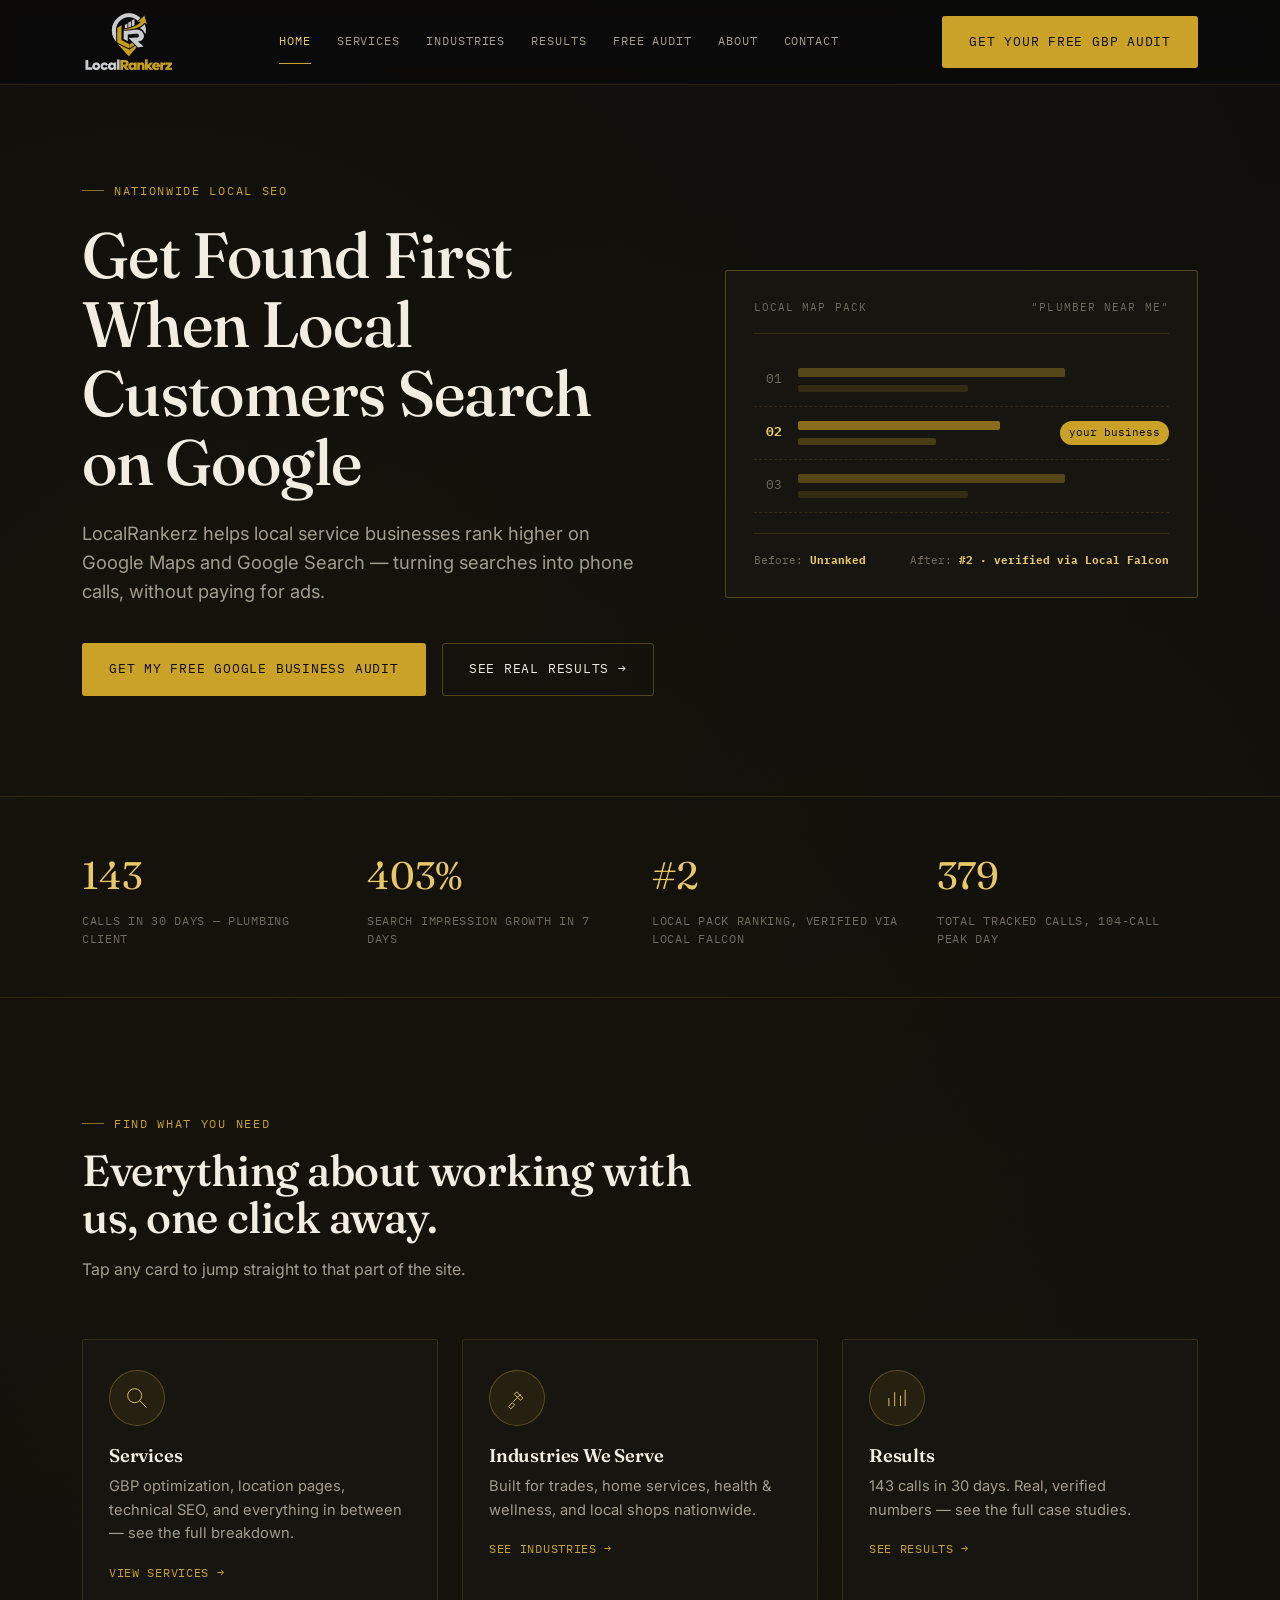
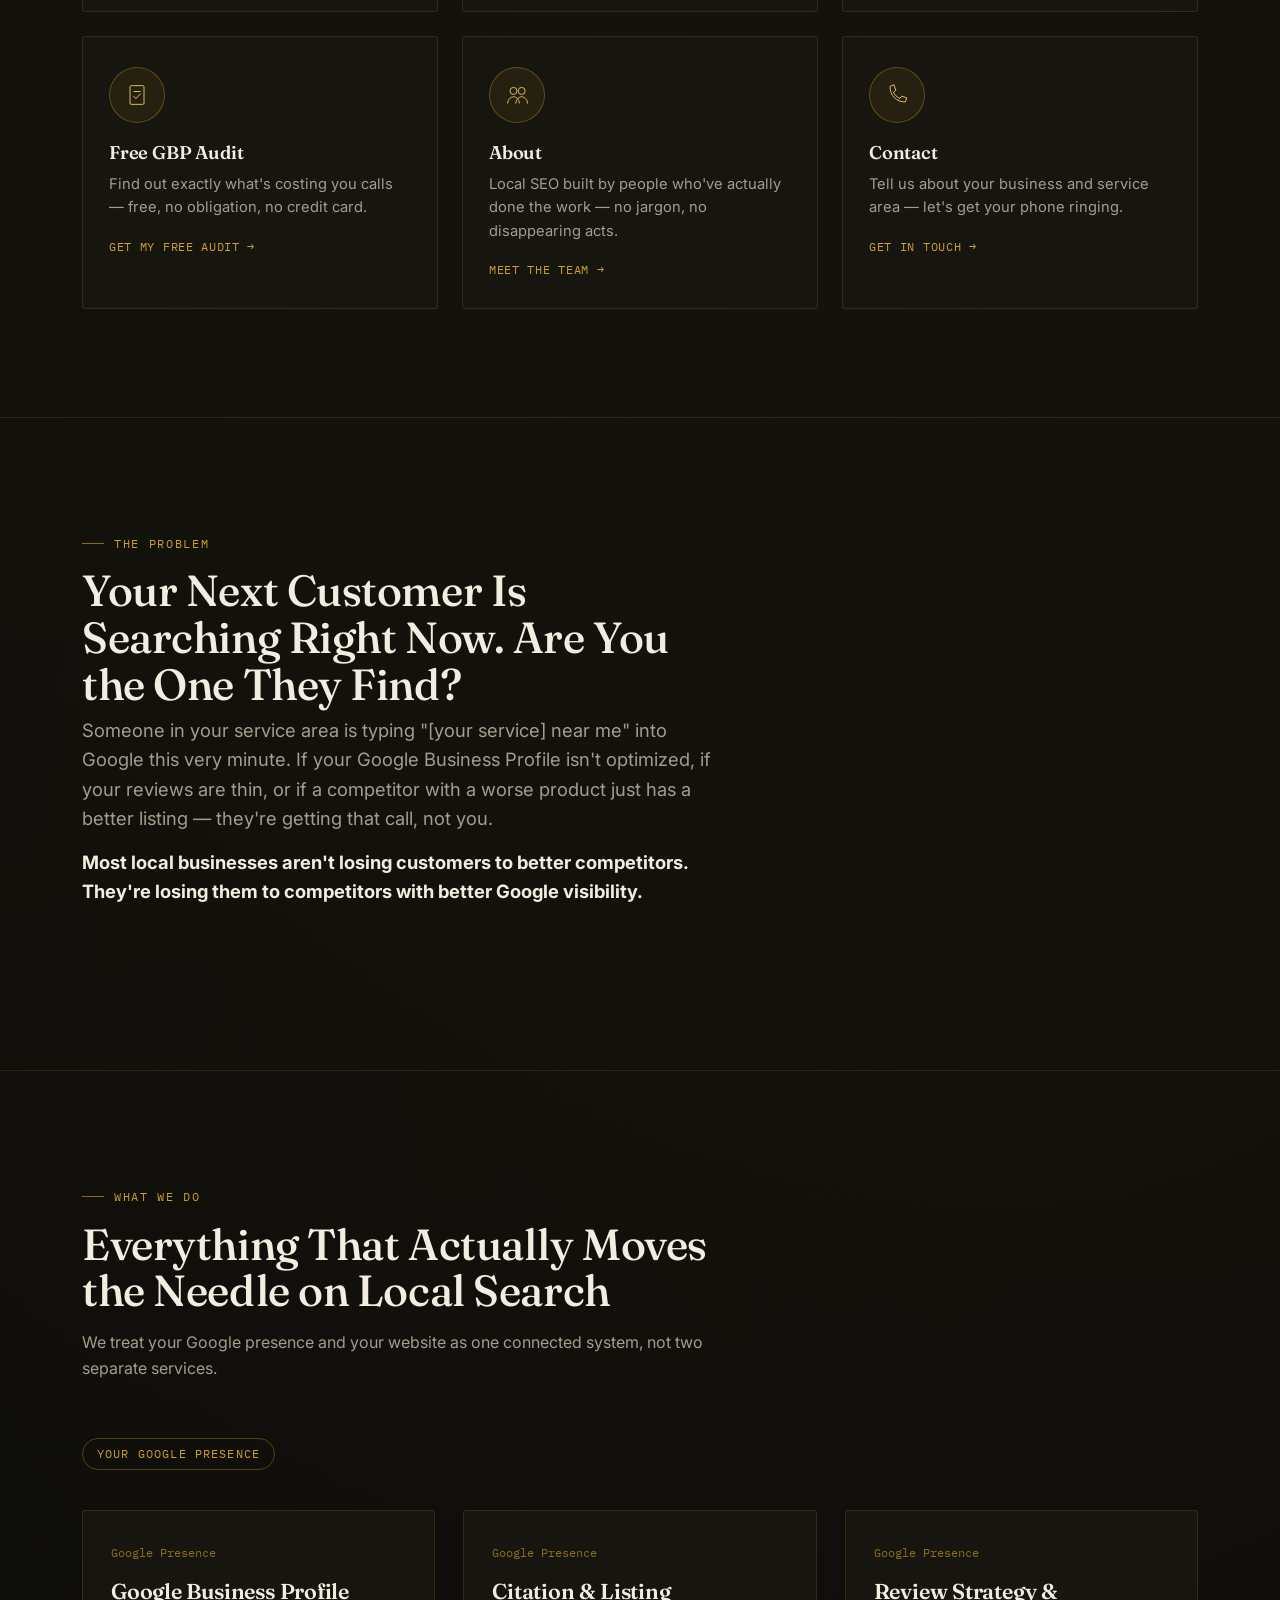
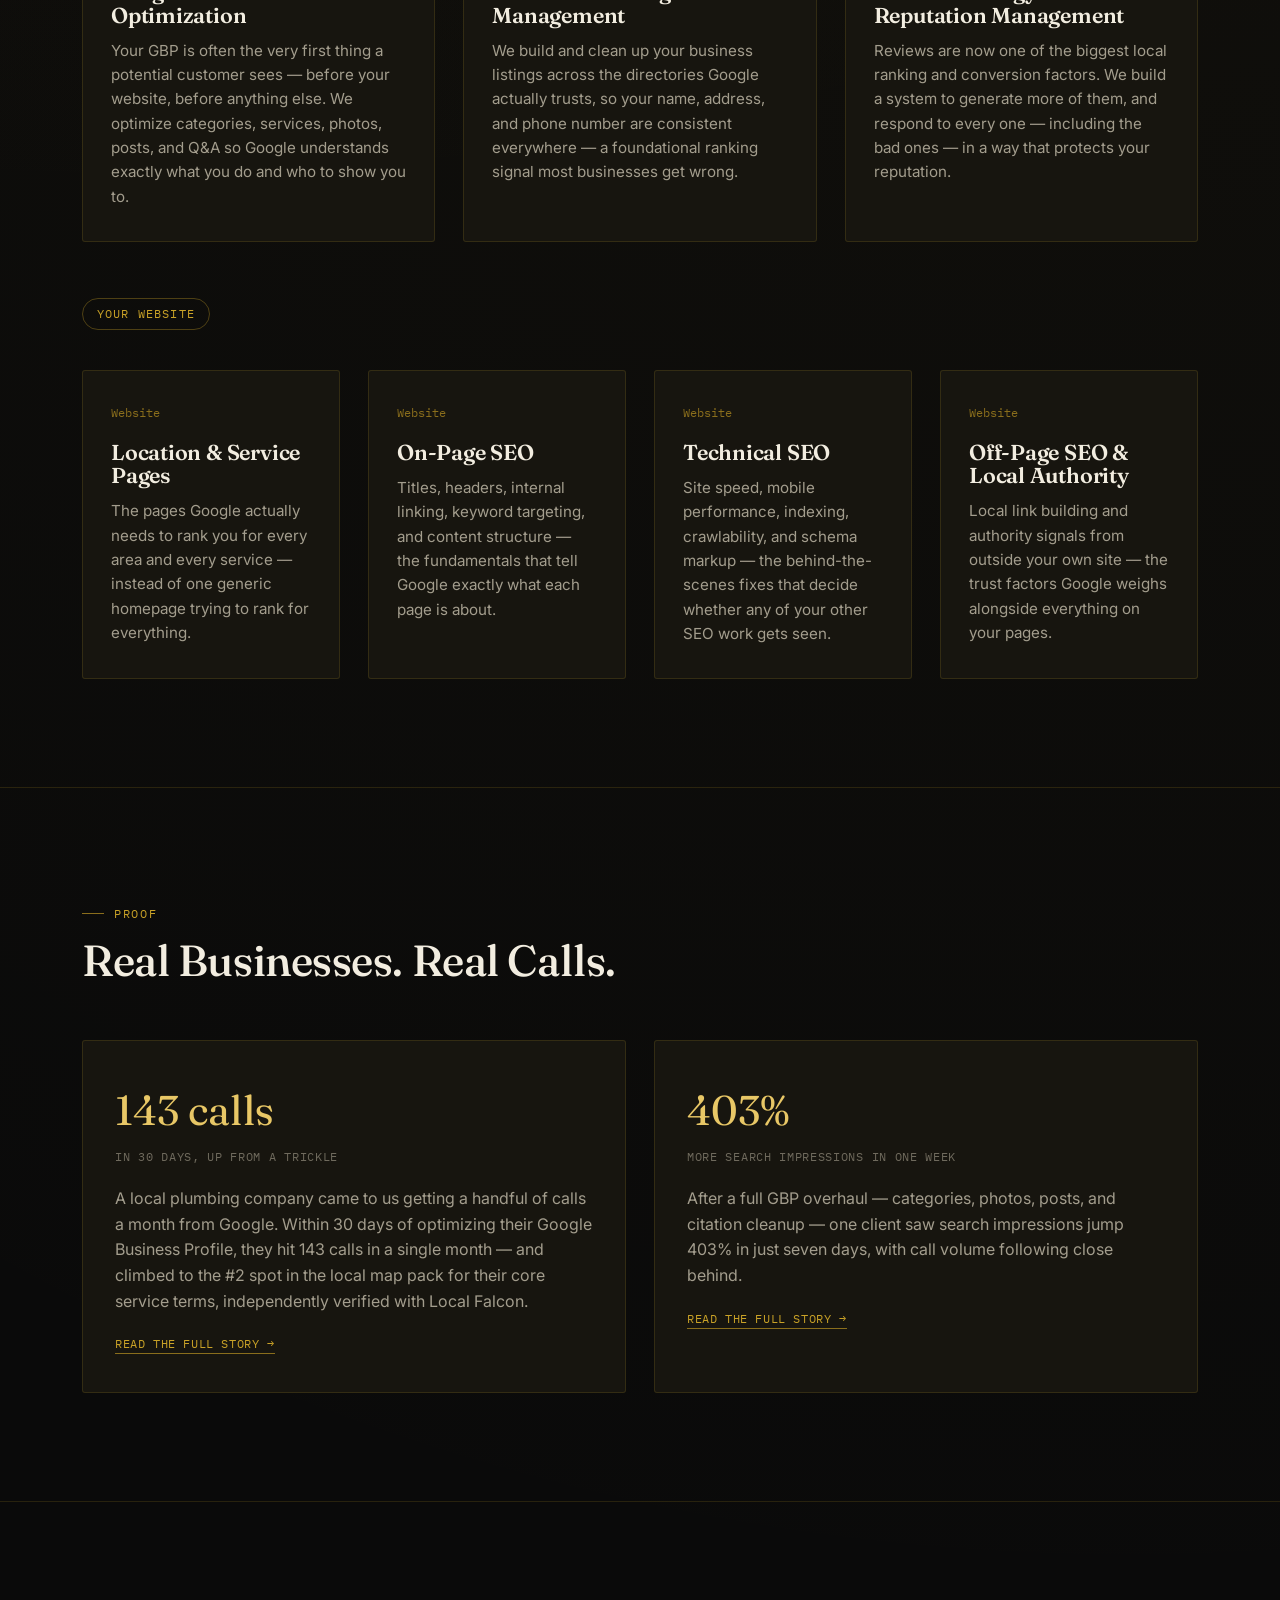
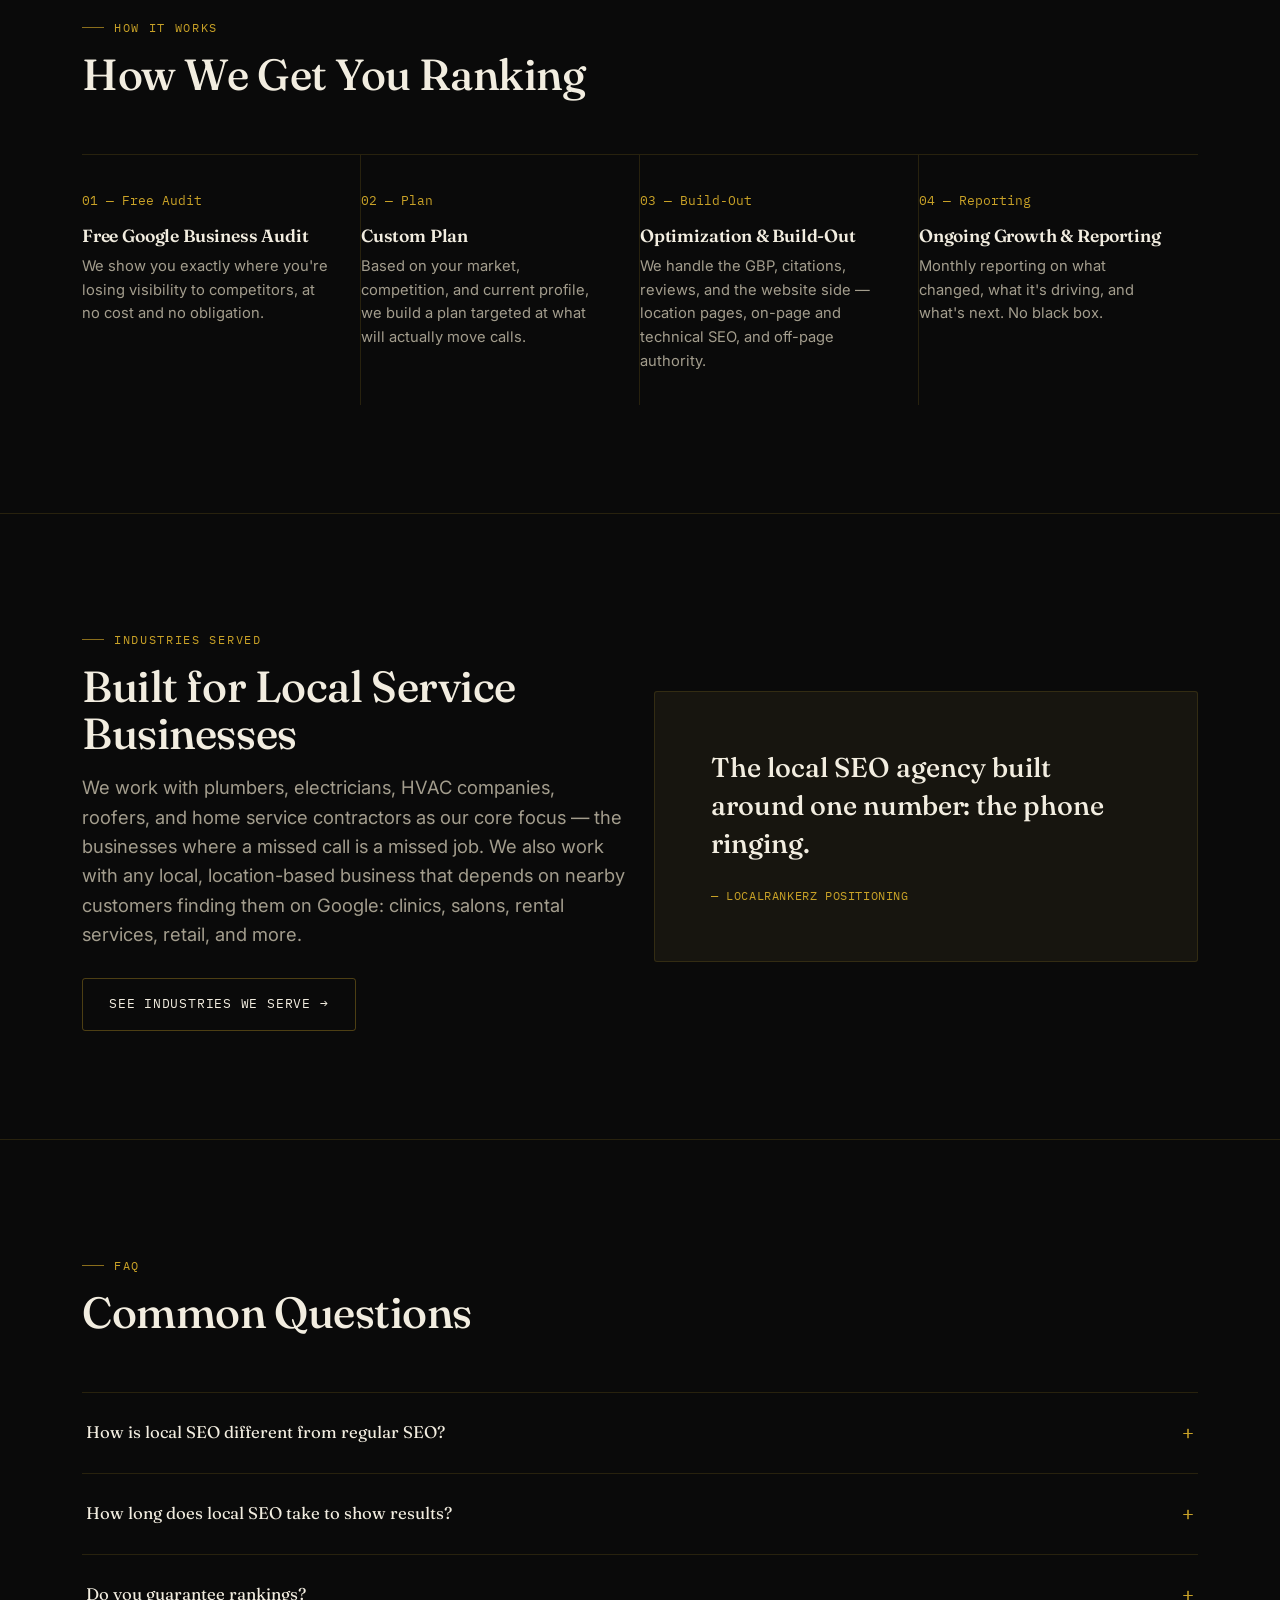
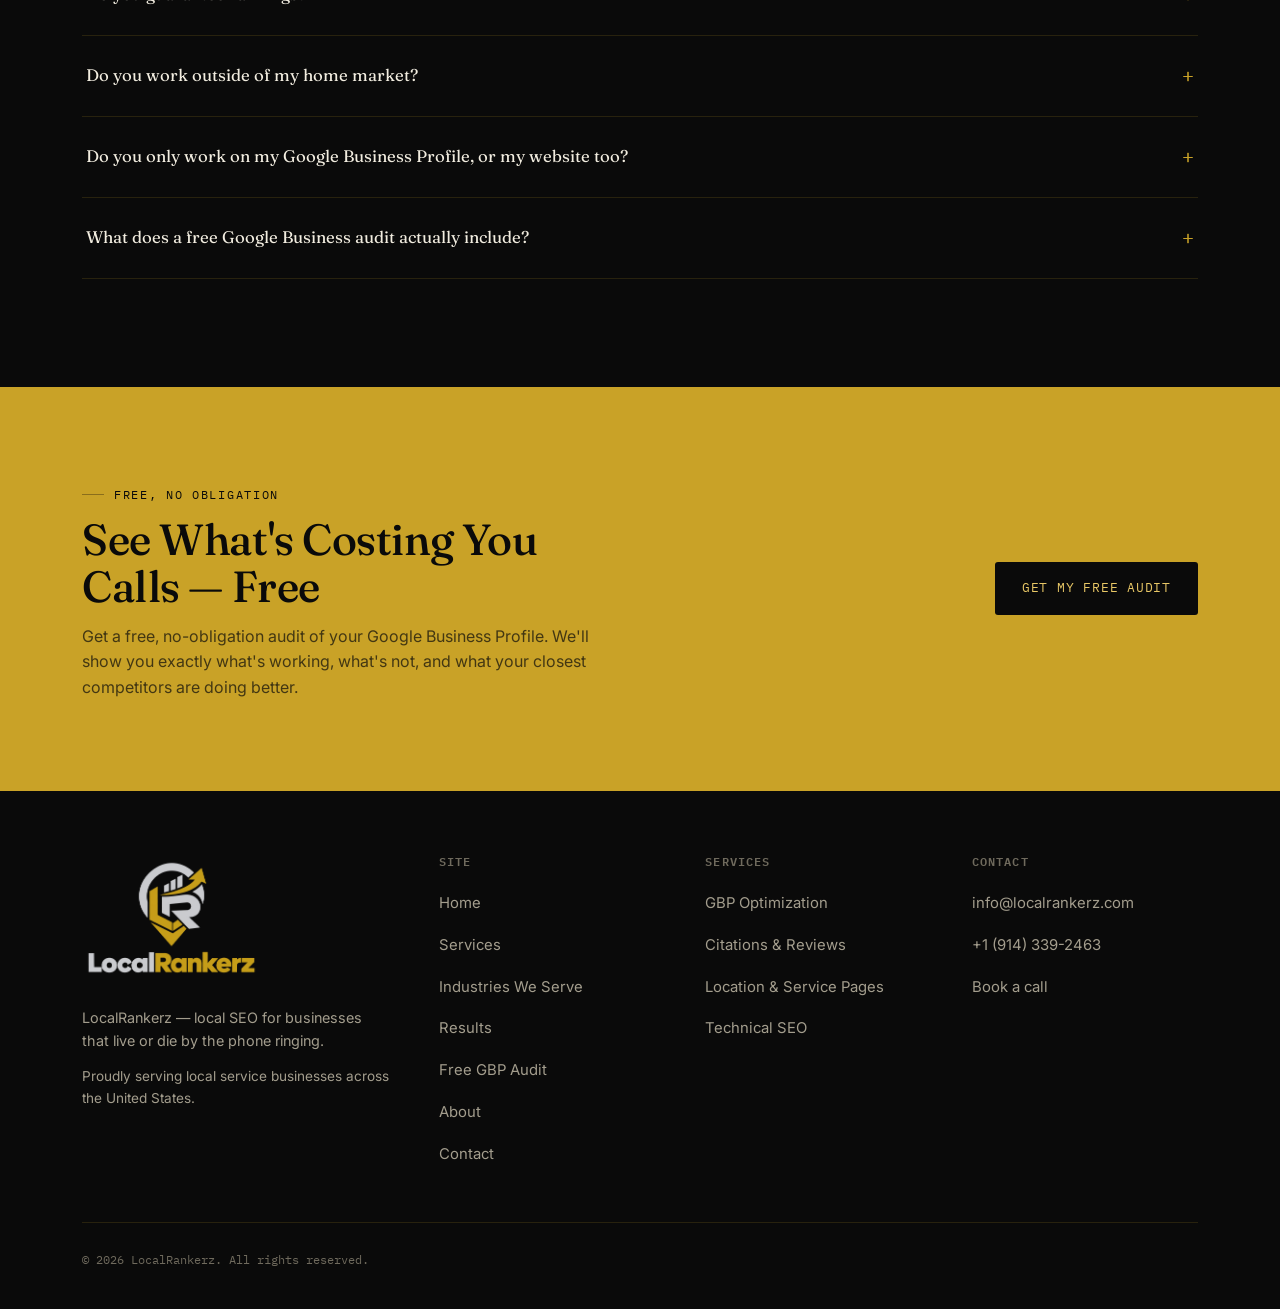
<file: index.html>
<!DOCTYPE html>
<html lang="en">
<head>
<meta charset="UTF-8">
<meta name="viewport" content="width=device-width, initial-scale=1.0">
<title>LocalRankerz | Local SEO Agency for Service Businesses</title>
<meta name="description" content="Get found first on Google Maps and Search. LocalRankerz helps local service businesses turn searches into calls. Free GBP audit.">
<link rel="preconnect" href="https://fonts.googleapis.com">
<link href="https://fonts.googleapis.com/css2?family=Fraunces:opsz,wght@9..144,500;9..144,600&family=Inter:wght@400;500;600&family=IBM+Plex+Mono:wght@400;500&display=swap" rel="stylesheet">
<link rel="stylesheet" href="assets/style.css?v=20260925-transparent">
<script type="application/ld+json">
{
  "@context": "https://schema.org",
  "@type": "ProfessionalService",
  "name": "LocalRankerz",
  "description": "Nationwide local SEO agency helping service businesses rank higher on Google Maps and Google Search.",
  "areaServed": "United States",
  "priceRange": "$$"
}
</script>
<link rel="canonical" href="https://localrankerz.com/">
</head>
<body>

<nav class="nav">
  <div class="wrap">
    <a href="./" class="brand brand-logo"><img src="assets/localrankerz-logo-transparent.png" alt="LocalRankerz" width="1489" height="1056" decoding="async"></a>
    <ul class="nav-links">
      <li><a href="./" aria-current="page">Home</a></li>
      <li><a href="services/">Services</a></li>
      <li><a href="industries/">Industries</a></li>
      <li><a href="results/">Results</a></li>
      <li><a href="free-audit/">Free Audit</a></li>
      <li><a href="about/">About</a></li>
      <li><a href="contact/">Contact</a></li>
    </ul>
    <div class="nav-cta">
      <a href="free-audit/" class="btn btn-gold"><span class="full">Get Your Free GBP Audit</span><span class="short">Free Audit</span></a>
    </div>
  </div>
</nav>

<header class="hero">
  <div class="wrap">
    <div class="hero-copy">
      <span class="eyebrow">Nationwide Local SEO</span>
      <h1>Get Found First When Local Customers Search on Google</h1>
      <p class="lede">LocalRankerz helps local service businesses rank higher on Google Maps and Google Search — turning searches into phone calls, without paying for ads.</p>
      <div class="btn-row">
        <a href="free-audit/" class="btn btn-gold">Get My Free Google Business Audit</a>
        <a href="results/" class="btn btn-ghost">See real results →</a>
      </div>
    </div>

    <div class="serp-card" role="img" aria-label="Mock local map pack result showing a client business climbing to the number 2 ranking position">
      <div class="serp-head">
        <span>Local Map Pack</span>
        <span>"plumber near me"</span>
      </div>
      <div class="serp-row">
        <span class="serp-rank">01</span>
        <div style="flex:1"><div class="serp-line1"></div><div class="serp-line2"></div></div>
      </div>
      <div class="serp-row is-you">
        <span class="serp-rank">02</span>
        <div style="flex:1"><div class="serp-line1"></div><div class="serp-line2"></div></div>
        <span class="serp-badge">your business</span>
      </div>
      <div class="serp-row">
        <span class="serp-rank">03</span>
        <div style="flex:1"><div class="serp-line1"></div><div class="serp-line2"></div></div>
      </div>
      <div class="serp-foot">
        <span>Before: <strong>Unranked</strong></span>
        <span>After: <strong>#2 · verified via Local Falcon</strong></span>
      </div>
    </div>
  </div>
</header>

<section class="statbar">
  <div class="wrap">
    <div class="stat">
      <div class="num">143</div>
      <div class="label">Calls in 30 days — plumbing client</div>
    </div>
    <div class="stat">
      <div class="num">403%</div>
      <div class="label">Search impression growth in 7 days</div>
    </div>
    <div class="stat">
      <div class="num">#2</div>
      <div class="label">Local pack ranking, verified via Local Falcon</div>
    </div>
    <div class="stat">
      <div class="num">379</div>
      <div class="label">Total tracked calls, 104-call peak day</div>
    </div>
  </div>
</section>

<!-- Interlinked picture menu — each card links to its own page -->
<section class="section">
  <div class="wrap">
    <div class="section-head">
      <span class="eyebrow">Find What You Need</span>
      <h2>Everything about working with us, one click away.</h2>
      <p>Tap any card to jump straight to that part of the site.</p>
    </div>
    <div class="icon-grid">

      <a href="services/" class="icon-card">
        <div class="icon-wrap">
          <svg viewBox="0 0 48 48"><circle cx="20" cy="20" r="12"/><line x1="29" y1="29" x2="40" y2="40" stroke-linecap="round"/></svg>
        </div>
        <h3>Services</h3>
        <p>GBP optimization, location pages, technical SEO, and everything in between — see the full breakdown.</p>
        <span class="go">View services →</span>
      </a>

      <a href="industries/" class="icon-card">
        <div class="icon-wrap">
          <svg viewBox="0 0 48 48"><path d="M18 30 L30 18 M24 14l10 10-4 4-10-10zM10 38l6-6 4 4-6 6z" stroke-linejoin="round" stroke-linecap="round"/></svg>
        </div>
        <h3>Industries We Serve</h3>
        <p>Built for trades, home services, health &amp; wellness, and local shops nationwide.</p>
        <span class="go">See industries →</span>
      </a>

      <a href="results/" class="icon-card">
        <div class="icon-wrap">
          <svg viewBox="0 0 48 48"><line x1="10" y1="38" x2="10" y2="24"/><line x1="20" y1="38" x2="20" y2="14"/><line x1="30" y1="38" x2="30" y2="20"/><line x1="38" y1="38" x2="38" y2="10"/></svg>
        </div>
        <h3>Results</h3>
        <p>143 calls in 30 days. Real, verified numbers — see the full case studies.</p>
        <span class="go">See results →</span>
      </a>

      <a href="free-audit/" class="icon-card">
        <div class="icon-wrap">
          <svg viewBox="0 0 48 48"><rect x="12" y="8" width="24" height="32" rx="2"/><line x1="18" y1="18" x2="30" y2="18"/><path d="M18 26l4 4 8-8" stroke-linecap="round" stroke-linejoin="round"/></svg>
        </div>
        <h3>Free GBP Audit</h3>
        <p>Find out exactly what's costing you calls — free, no obligation, no credit card.</p>
        <span class="go">Get my free audit →</span>
      </a>

      <a href="about/" class="icon-card">
        <div class="icon-wrap">
          <svg viewBox="0 0 48 48"><circle cx="18" cy="17" r="6"/><circle cx="32" cy="17" r="6"/><path d="M8 38c0-7 6-11 10-11s10 4 10 11M22 38c0-7 6-11 10-11s10 4 10 11" stroke-linecap="round"/></svg>
        </div>
        <h3>About</h3>
        <p>Local SEO built by people who've actually done the work — no jargon, no disappearing acts.</p>
        <span class="go">Meet the team →</span>
      </a>

      <a href="contact/" class="icon-card">
        <div class="icon-wrap">
          <svg viewBox="0 0 48 48"><path d="M12 10c0 15 11 26 26 26l3-7-9-3-3 4c-5-2-9-6-11-11l4-3-3-9z" stroke-linejoin="round" stroke-linecap="round"/></svg>
        </div>
        <h3>Contact</h3>
        <p>Tell us about your business and service area — let's get your phone ringing.</p>
        <span class="go">Get in touch →</span>
      </a>

    </div>
  </div>
</section>

<section class="section">
  <div class="wrap">
    <div class="section-head">
      <span class="eyebrow">The Problem</span>
      <h2>Your Next Customer Is Searching Right Now. Are You the One They Find?</h2>
      <p class="lede" style="margin-top:8px; max-width:none;">Someone in your service area is typing "[your service] near me" into Google this very minute. If your Google Business Profile isn't optimized, if your reviews are thin, or if a competitor with a worse product just has a better listing — they're getting that call, not you.</p>
      <p class="lede" style="margin-top:14px; max-width:none;"><strong style="color:var(--text)">Most local businesses aren't losing customers to better competitors. They're losing them to competitors with better Google visibility.</strong></p>
    </div>
  </div>
</section>

<section class="section">
  <div class="wrap">
    <div class="section-head">
      <span class="eyebrow">What We Do</span>
      <h2>Everything That Actually Moves the Needle on Local Search</h2>
      <p>We treat your Google presence and your website as one connected system, not two separate services.</p>
    </div>

    <span class="part-label">Your Google Presence</span>
    <div class="grid grid-3 mt-lg" style="margin-top:24px;">
      <div class="card">
        <span class="num-mark">Google Presence</span>
        <h3>Google Business Profile Optimization</h3>
        <p>Your GBP is often the very first thing a potential customer sees — before your website, before anything else. We optimize categories, services, photos, posts, and Q&amp;A so Google understands exactly what you do and who to show you to.</p>
      </div>
      <div class="card">
        <span class="num-mark">Google Presence</span>
        <h3>Citation &amp; Listing Management</h3>
        <p>We build and clean up your business listings across the directories Google actually trusts, so your name, address, and phone number are consistent everywhere — a foundational ranking signal most businesses get wrong.</p>
      </div>
      <div class="card">
        <span class="num-mark">Google Presence</span>
        <h3>Review Strategy &amp; Reputation Management</h3>
        <p>Reviews are now one of the biggest local ranking and conversion factors. We build a system to generate more of them, and respond to every one — including the bad ones — in a way that protects your reputation.</p>
      </div>
    </div>

    <span class="part-label mt-lg" style="display:inline-block; margin-top:56px;">Your Website</span>
    <div class="grid grid-4" style="margin-top:24px;">
      <div class="card">
        <span class="num-mark">Website</span>
        <h3>Location &amp; Service Pages</h3>
        <p>The pages Google actually needs to rank you for every area and every service — instead of one generic homepage trying to rank for everything.</p>
      </div>
      <div class="card">
        <span class="num-mark">Website</span>
        <h3>On-Page SEO</h3>
        <p>Titles, headers, internal linking, keyword targeting, and content structure — the fundamentals that tell Google exactly what each page is about.</p>
      </div>
      <div class="card">
        <span class="num-mark">Website</span>
        <h3>Technical SEO</h3>
        <p>Site speed, mobile performance, indexing, crawlability, and schema markup — the behind-the-scenes fixes that decide whether any of your other SEO work gets seen.</p>
      </div>
      <div class="card">
        <span class="num-mark">Website</span>
        <h3>Off-Page SEO &amp; Local Authority</h3>
        <p>Local link building and authority signals from outside your own site — the trust factors Google weighs alongside everything on your pages.</p>
      </div>
    </div>
  </div>
</section>

<section class="section">
  <div class="wrap">
    <div class="section-head">
      <span class="eyebrow">Proof</span>
      <h2>Real Businesses. Real Calls.</h2>
    </div>
    <div class="grid grid-2">
      <div class="case-study">
        <div class="cs-num">143 calls</div>
        <div class="cs-label">In 30 days, up from a trickle</div>
        <p>A local plumbing company came to us getting a handful of calls a month from Google. Within 30 days of optimizing their Google Business Profile, they hit 143 calls in a single month — and climbed to the #2 spot in the local map pack for their core service terms, independently verified with Local Falcon.</p>
        <a href="results/" class="cs-link">Read the full story →</a>
      </div>
      <div class="case-study">
        <div class="cs-num">403%</div>
        <div class="cs-label">More search impressions in one week</div>
        <p>After a full GBP overhaul — categories, photos, posts, and citation cleanup — one client saw search impressions jump 403% in just seven days, with call volume following close behind.</p>
        <a href="results/" class="cs-link">Read the full story →</a>
      </div>
    </div>
  </div>
</section>

<section class="section">
  <div class="wrap">
    <div class="section-head">
      <span class="eyebrow">How It Works</span>
      <h2>How We Get You Ranking</h2>
    </div>
  </div>
  <div class="wrap">
    <div class="process-list">
      <div class="process-item">
        <span class="idx">01 — Free Audit</span>
        <h3>Free Google Business Audit</h3>
        <p>We show you exactly where you're losing visibility to competitors, at no cost and no obligation.</p>
      </div>
      <div class="process-item">
        <span class="idx">02 — Plan</span>
        <h3>Custom Plan</h3>
        <p>Based on your market, competition, and current profile, we build a plan targeted at what will actually move calls.</p>
      </div>
      <div class="process-item">
        <span class="idx">03 — Build-Out</span>
        <h3>Optimization &amp; Build-Out</h3>
        <p>We handle the GBP, citations, reviews, and the website side — location pages, on-page and technical SEO, and off-page authority.</p>
      </div>
      <div class="process-item">
        <span class="idx">04 — Reporting</span>
        <h3>Ongoing Growth &amp; Reporting</h3>
        <p>Monthly reporting on what changed, what it's driving, and what's next. No black box.</p>
      </div>
    </div>
  </div>
</section>

<section class="section">
  <div class="wrap">
    <div class="grid grid-2" style="align-items:center;">
      <div>
        <span class="eyebrow">Industries Served</span>
        <h2 style="margin-top:14px;">Built for Local Service Businesses</h2>
        <p class="lede" style="margin-top:16px; max-width:none;">We work with plumbers, electricians, HVAC companies, roofers, and home service contractors as our core focus — the businesses where a missed call is a missed job. We also work with any local, location-based business that depends on nearby customers finding them on Google: clinics, salons, rental services, retail, and more.</p>
        <a href="industries/" class="btn btn-ghost mt-lg" style="margin-top:28px;">See Industries We Serve →</a>
      </div>
      <div class="testimonial">
        <blockquote>The local SEO agency built around one number: the phone ringing.</blockquote>
        <cite>— LocalRankerz positioning</cite>
      </div>
    </div>
  </div>
</section>

<section class="section" style="border-bottom:none;">
  <div class="wrap">
    <div class="section-head">
      <span class="eyebrow">FAQ</span>
      <h2>Common Questions</h2>
    </div>
    <div class="faq-list">
      <details class="faq-item">
        <summary>How is local SEO different from regular SEO?<span class="plus">+</span></summary>
        <div class="faq-answer"><p>Regular SEO competes for visibility everywhere. Local SEO focuses specifically on your service area — showing up when someone nearby searches for what you do, primarily through Google Maps, the local map pack, and location-based search results.</p></div>
      </details>
      <details class="faq-item">
        <summary>How long does local SEO take to show results?<span class="plus">+</span></summary>
        <div class="faq-answer"><p>Google Business Profile changes can show movement in weeks. Broader local SEO — citations, reviews, content — typically shows meaningful results in 60–90 days and compounds from there. Anyone promising overnight #1 rankings isn't being straight with you.</p></div>
      </details>
      <details class="faq-item">
        <summary>Do you guarantee rankings?<span class="plus">+</span></summary>
        <div class="faq-answer"><p>No ethical SEO agency can guarantee a specific ranking, because Google's algorithm isn't controlled by anyone outside Google. What we do guarantee is a transparent process, real work performed every month, and reporting tied to calls and leads — not vanity metrics.</p></div>
      </details>
      <details class="faq-item">
        <summary>Do you work outside of my home market?<span class="plus">+</span></summary>
        <div class="faq-answer"><p>Yes. LocalRankerz works with local service businesses across the United States, regardless of where they're based.</p></div>
      </details>
      <details class="faq-item">
        <summary>Do you only work on my Google Business Profile, or my website too?<span class="plus">+</span></summary>
        <div class="faq-answer"><p>Both. Your Google Business Profile gets you found on the map — your website is what turns that visibility into rankings that hold up and pages that actually convert once someone clicks through. We handle location pages, service pages, on-page SEO, technical SEO, and off-page authority building alongside your GBP, as one connected strategy.</p></div>
      </details>
      <details class="faq-item">
        <summary>What does a free Google Business audit actually include?<span class="plus">+</span></summary>
        <div class="faq-answer"><p>A full review of your categories, description, photos, reviews, citations, and how you currently stack up against the top 3 competitors ranking above you in your market — delivered with specific, prioritized fixes, not a generic checklist.</p></div>
      </details>
    </div>
  </div>
</section>

<section class="cta-band">
  <div class="wrap">
    <div class="cta-copy">
      <span class="eyebrow" style="color:var(--ink)">Free, No Obligation</span>
      <h2>See What's Costing You Calls — Free</h2>
      <p>Get a free, no-obligation audit of your Google Business Profile. We'll show you exactly what's working, what's not, and what your closest competitors are doing better.</p>
    </div>
    <div class="btn-row">
      <a href="free-audit/" class="btn btn-gold">Get My Free Audit</a>
    </div>
  </div>
</section>

<footer>
  <div class="wrap">
    <div class="footer-top">
      <div>
        <a href="./" class="brand brand-logo"><img src="assets/localrankerz-logo-transparent.png" alt="LocalRankerz" width="1489" height="1056" decoding="async"></a>
        <p style="margin-top:16px; max-width:34ch; font-size:.9rem;">LocalRankerz — local SEO for businesses that live or die by the phone ringing.</p>
        <p style="margin-top:14px; font-size:.85rem;">Proudly serving local service businesses across the United States.</p>
      </div>
      <div>
        <h4>Site</h4>
        <ul>
          <li><a href="./">Home</a></li>
          <li><a href="services/">Services</a></li>
          <li><a href="industries/">Industries We Serve</a></li>
          <li><a href="results/">Results</a></li>
          <li><a href="free-audit/">Free GBP Audit</a></li>
          <li><a href="about/">About</a></li>
          <li><a href="contact/">Contact</a></li>
        </ul>
      </div>
      <div>
        <h4>Services</h4>
        <ul>
          <li><a href="services/">GBP Optimization</a></li>
          <li><a href="services/">Citations &amp; Reviews</a></li>
          <li><a href="services/">Location &amp; Service Pages</a></li>
          <li><a href="services/">Technical SEO</a></li>
        </ul>
      </div>
      <div>
        <h4>Contact</h4>
        <ul>
          <li><a href="mailto:info@localrankerz.com">info@localrankerz.com</a></li>
          <li><a href="tel:+19143392463">+1 (914) 339-2463</a></li>
          <li><a href="contact/">Book a call</a></li>
        </ul>
      </div>
    </div>
    <div class="footer-bottom">
      <p>© <span class="js-year"></span> LocalRankerz. All rights reserved.</p>
    </div>
  </div>
</footer>

<script src="assets/script.js"></script>
</body>
</html>
</file>
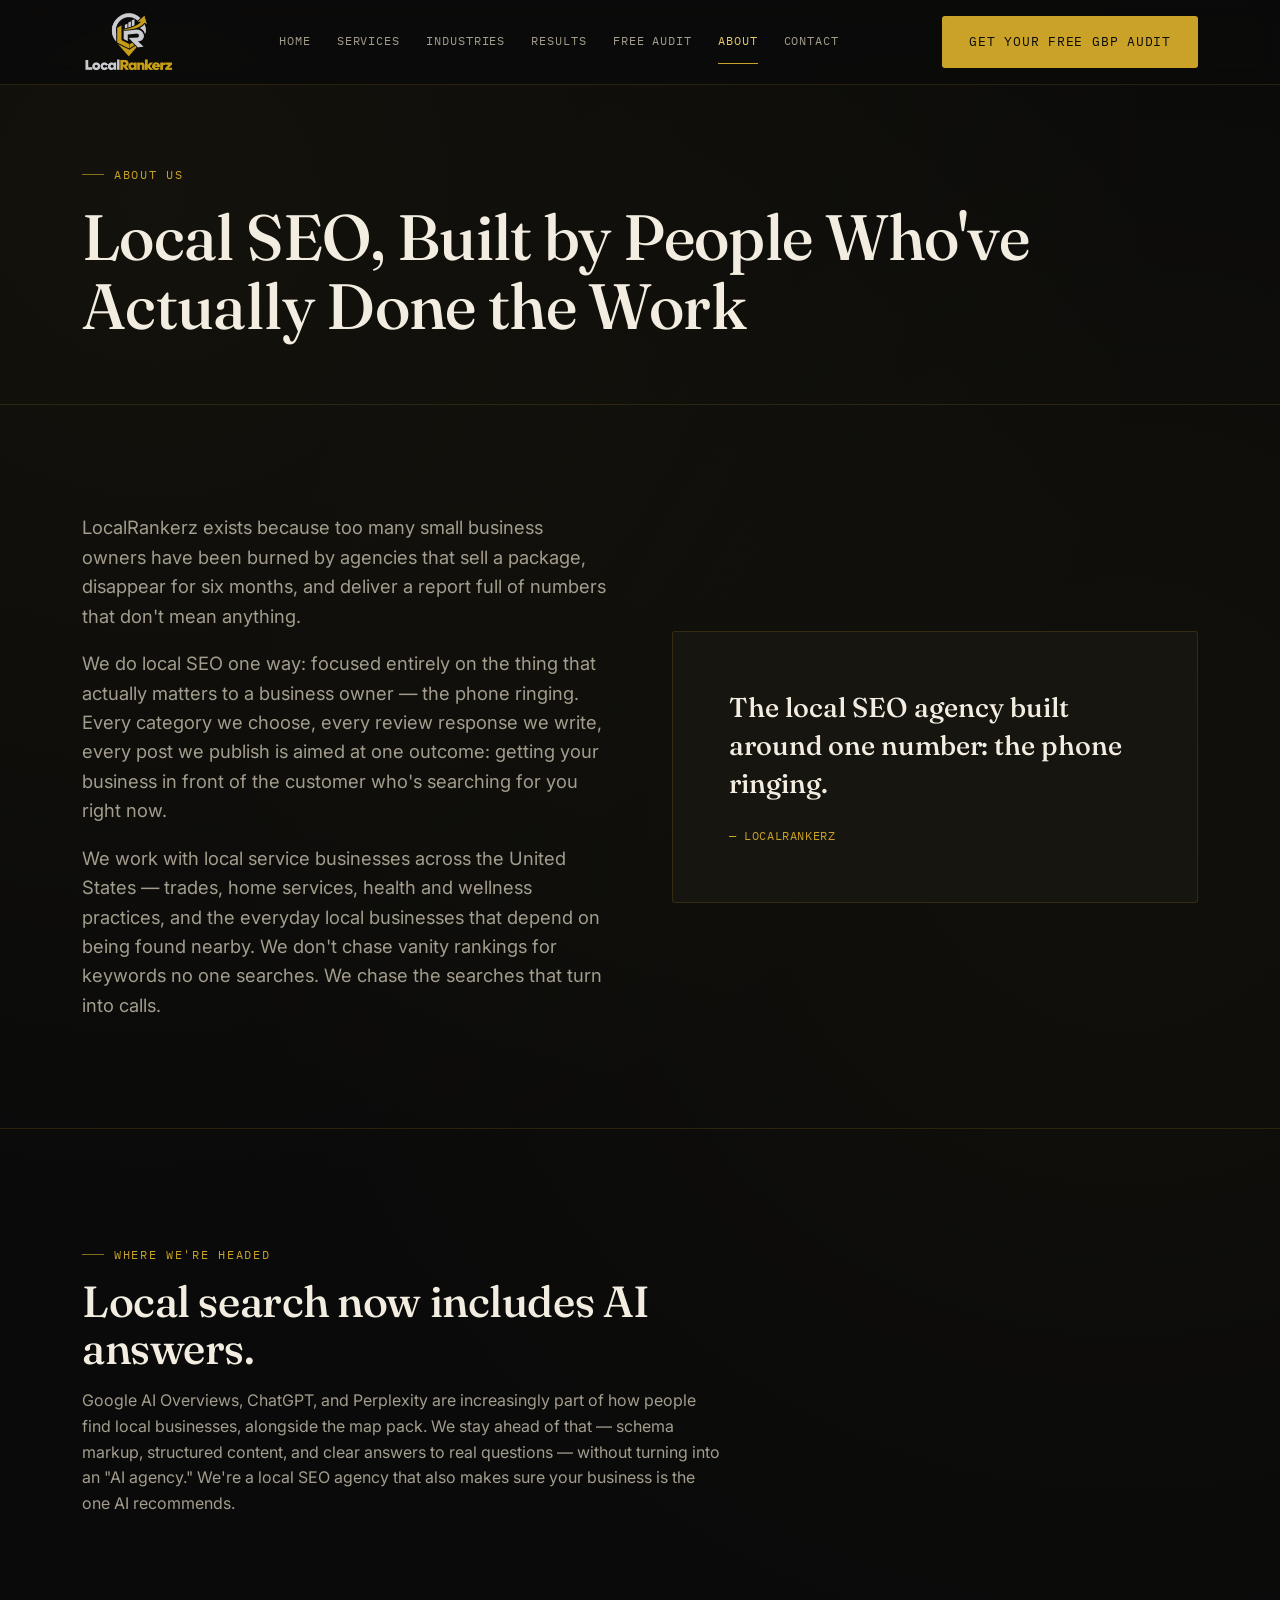
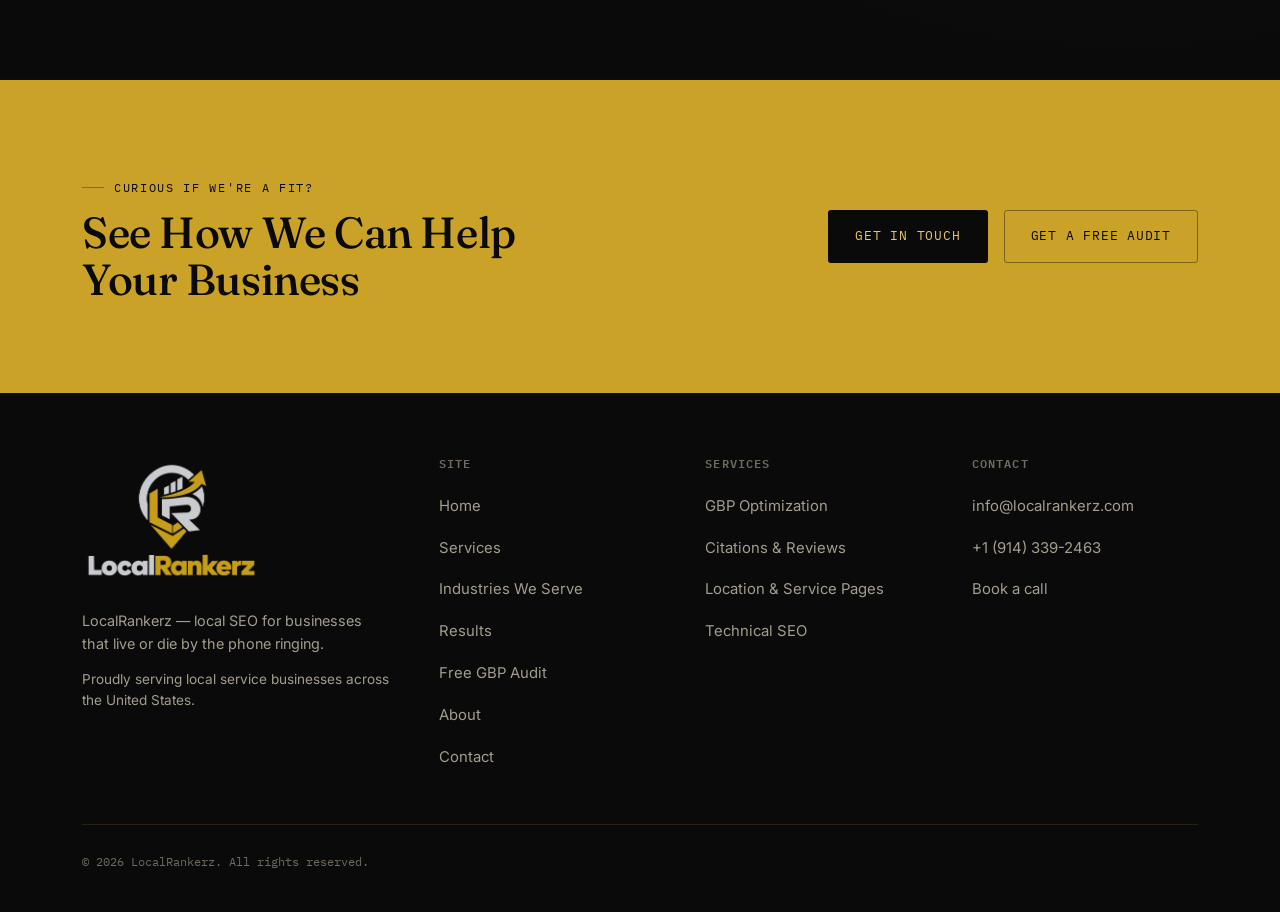
<file: about/index.html>
<!DOCTYPE html>
<html lang="en">
<head>
<meta charset="UTF-8">
<meta name="viewport" content="width=device-width, initial-scale=1.0">
<title>About LocalRankerz | Local SEO Agency</title>
<meta name="description" content="Local SEO built by people focused on one outcome: the phone ringing. Learn how we work.">
<link rel="preconnect" href="https://fonts.googleapis.com">
<link href="https://fonts.googleapis.com/css2?family=Fraunces:opsz,wght@9..144,500;9..144,600&family=Inter:wght@400;500;600&family=IBM+Plex+Mono:wght@400;500&display=swap" rel="stylesheet">
<link rel="stylesheet" href="../assets/style.css?v=20260925-transparent">
<link rel="canonical" href="https://localrankerz.com/about/">
</head>
<body>

<nav class="nav">
  <div class="wrap">
    <a href="../" class="brand brand-logo"><img src="../assets/localrankerz-logo-transparent.png" alt="LocalRankerz" width="1489" height="1056" decoding="async"></a>
    <ul class="nav-links">
      <li><a href="../">Home</a></li>
      <li><a href="../services/">Services</a></li>
      <li><a href="../industries/">Industries</a></li>
      <li><a href="../results/">Results</a></li>
      <li><a href="../free-audit/">Free Audit</a></li>
      <li><a href="../about/" aria-current="page">About</a></li>
      <li><a href="../contact/">Contact</a></li>
    </ul>
    <div class="nav-cta">
      <a href="../free-audit/" class="btn btn-gold"><span class="full">Get Your Free GBP Audit</span><span class="short">Free Audit</span></a>
    </div>
  </div>
</nav>

<header class="page-header">
  <div class="wrap">
    <span class="eyebrow">About Us</span>
    <h1>Local SEO, Built by People Who've Actually Done the Work</h1>
  </div>
</header>

<section class="section">
  <div class="wrap">
    <div class="grid grid-2" style="align-items:center; gap:64px;">
      <div>
        <p class="lede" style="max-width:none;">LocalRankerz exists because too many small business owners have been burned by agencies that sell a package, disappear for six months, and deliver a report full of numbers that don't mean anything.</p>
        <p class="lede" style="margin-top:18px; max-width:none;">We do local SEO one way: focused entirely on the thing that actually matters to a business owner — the phone ringing. Every category we choose, every review response we write, every post we publish is aimed at one outcome: getting your business in front of the customer who's searching for you right now.</p>
        <p class="lede" style="margin-top:18px; max-width:none;">We work with local service businesses across the United States — trades, home services, health and wellness practices, and the everyday local businesses that depend on being found nearby. We don't chase vanity rankings for keywords no one searches. We chase the searches that turn into calls.</p>
      </div>
      <div class="testimonial">
        <blockquote>The local SEO agency built around one number: the phone ringing.</blockquote>
        <cite>— LocalRankerz</cite>
      </div>
    </div>
  </div>
</section>

<section class="section" style="border-bottom:none;">
  <div class="wrap">
    <div class="section-head">
      <span class="eyebrow">Where We're Headed</span>
      <h2>Local search now includes AI answers.</h2>
      <p>Google AI Overviews, ChatGPT, and Perplexity are increasingly part of how people find local businesses, alongside the map pack. We stay ahead of that — schema markup, structured content, and clear answers to real questions — without turning into an "AI agency." We're a local SEO agency that also makes sure your business is the one AI recommends.</p>
    </div>
  </div>
</section>

<section class="cta-band">
  <div class="wrap">
    <div class="cta-copy">
      <span class="eyebrow" style="color:var(--ink)">Curious If We're A Fit?</span>
      <h2>See How We Can Help Your Business</h2>
    </div>
    <div class="btn-row">
      <a href="../contact/" class="btn btn-gold">Get in Touch</a>
      <a href="../free-audit/" class="btn btn-ghost">Get a Free Audit</a>
    </div>
  </div>
</section>

<footer>
  <div class="wrap">
    <div class="footer-top">
      <div>
        <a href="../" class="brand brand-logo"><img src="../assets/localrankerz-logo-transparent.png" alt="LocalRankerz" width="1489" height="1056" decoding="async"></a>
        <p style="margin-top:16px; max-width:34ch; font-size:.9rem;">LocalRankerz — local SEO for businesses that live or die by the phone ringing.</p>
        <p style="margin-top:14px; font-size:.85rem;">Proudly serving local service businesses across the United States.</p>
      </div>
      <div>
        <h4>Site</h4>
        <ul>
          <li><a href="../">Home</a></li>
          <li><a href="../services/">Services</a></li>
          <li><a href="../industries/">Industries We Serve</a></li>
          <li><a href="../results/">Results</a></li>
          <li><a href="../free-audit/">Free GBP Audit</a></li>
          <li><a href="../about/">About</a></li>
          <li><a href="../contact/">Contact</a></li>
        </ul>
      </div>
      <div>
        <h4>Services</h4>
        <ul>
          <li><a href="../services/">GBP Optimization</a></li>
          <li><a href="../services/">Citations &amp; Reviews</a></li>
          <li><a href="../services/">Location &amp; Service Pages</a></li>
          <li><a href="../services/">Technical SEO</a></li>
        </ul>
      </div>
      <div>
        <h4>Contact</h4>
        <ul>
          <li><a href="mailto:info@localrankerz.com">info@localrankerz.com</a></li>
          <li><a href="tel:+19143392463">+1 (914) 339-2463</a></li>
          <li><a href="../contact/">Book a call</a></li>
        </ul>
      </div>
    </div>
    <div class="footer-bottom">
      <p>© <span class="js-year"></span> LocalRankerz. All rights reserved.</p>
    </div>
  </div>
</footer>

<script src="../assets/script.js"></script>
</body>
</html>
</file>
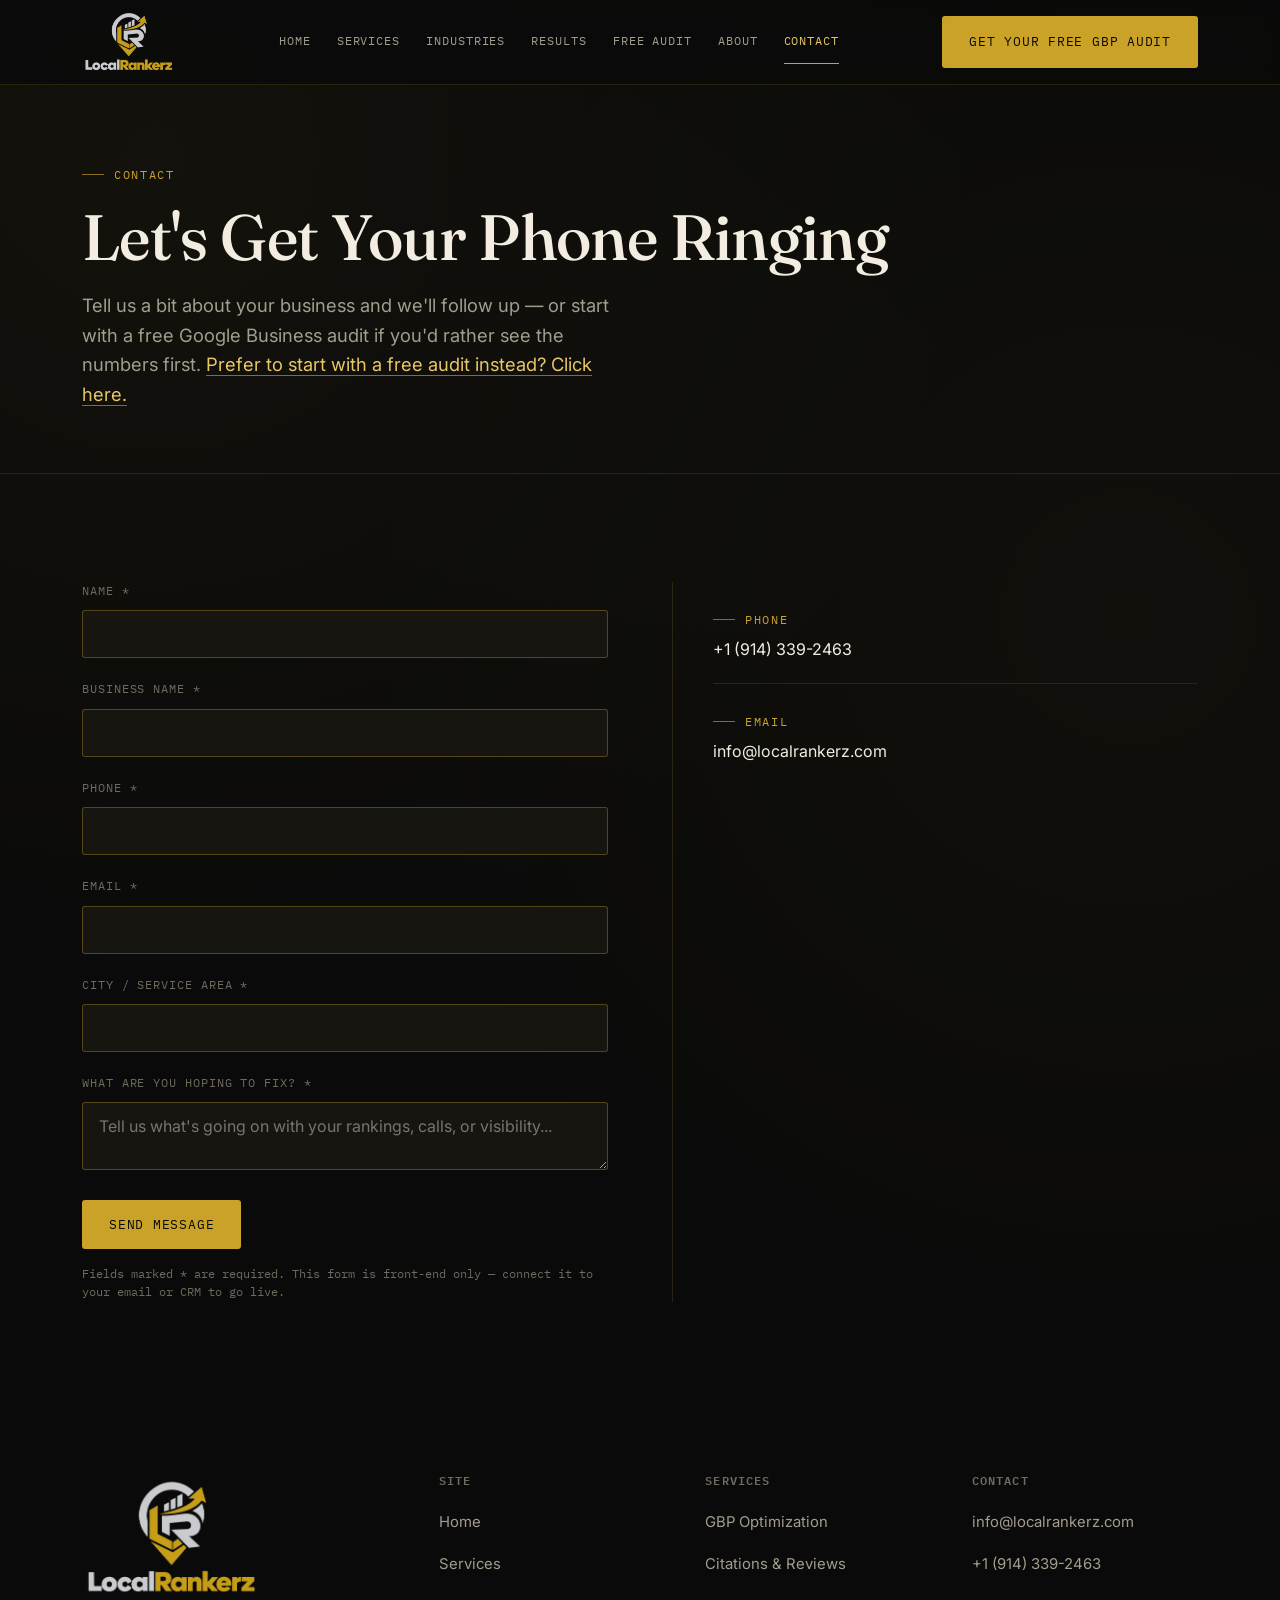
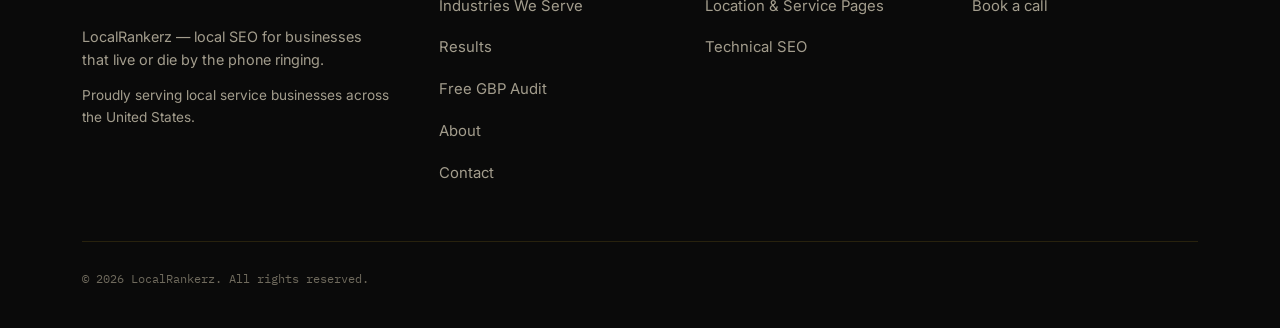
<file: contact/index.html>
<!DOCTYPE html>
<html lang="en">
<head>
<meta charset="UTF-8">
<meta name="viewport" content="width=device-width, initial-scale=1.0">
<title>Contact LocalRankerz</title>
<meta name="description" content="Get in touch or request a free Google Business audit to see where you're losing local customers.">
<link rel="preconnect" href="https://fonts.googleapis.com">
<link href="https://fonts.googleapis.com/css2?family=Fraunces:opsz,wght@9..144,500;9..144,600&family=Inter:wght@400;500;600&family=IBM+Plex+Mono:wght@400;500&display=swap" rel="stylesheet">
<link rel="stylesheet" href="../assets/style.css?v=20260925-transparent">
<link rel="canonical" href="https://localrankerz.com/contact/">
</head>
<body>

<nav class="nav">
  <div class="wrap">
    <a href="../" class="brand brand-logo"><img src="../assets/localrankerz-logo-transparent.png" alt="LocalRankerz" width="1489" height="1056" decoding="async"></a>
    <ul class="nav-links">
      <li><a href="../">Home</a></li>
      <li><a href="../services/">Services</a></li>
      <li><a href="../industries/">Industries</a></li>
      <li><a href="../results/">Results</a></li>
      <li><a href="../free-audit/">Free Audit</a></li>
      <li><a href="../about/">About</a></li>
      <li><a href="../contact/" aria-current="page">Contact</a></li>
    </ul>
    <div class="nav-cta">
      <a href="../free-audit/" class="btn btn-gold"><span class="full">Get Your Free GBP Audit</span><span class="short">Free Audit</span></a>
    </div>
  </div>
</nav>

<header class="page-header">
  <div class="wrap">
    <span class="eyebrow">Contact</span>
    <h1>Let's Get Your Phone Ringing</h1>
    <p class="lede">Tell us a bit about your business and we'll follow up — or start with a free Google Business audit if you'd rather see the numbers first. <a href="../free-audit/" style="color:var(--gold-bright); border-bottom:1px solid var(--gold-dim);">Prefer to start with a free audit instead? Click here.</a></p>
  </div>
</header>

<section class="section" style="border-bottom:none;">
  <div class="wrap">
    <div class="contact-grid">
      <div>
        <form id="contact-form" novalidate>
          <div class="field">
            <label for="name">Name *</label>
            <input type="text" id="name" name="name" required>
          </div>
          <div class="field">
            <label for="bname">Business Name *</label>
            <input type="text" id="bname" name="bname" required>
          </div>
          <div class="field">
            <label for="phone">Phone *</label>
            <input type="tel" id="phone" name="phone" required>
          </div>
          <div class="field">
            <label for="email">Email *</label>
            <input type="email" id="email" name="email" required>
          </div>
          <div class="field">
            <label for="area">City / Service Area *</label>
            <input type="text" id="area" name="area" required>
          </div>
          <div class="field">
            <label for="message">What are you hoping to fix? *</label>
            <textarea id="message" name="message" required placeholder="Tell us what's going on with your rankings, calls, or visibility..."></textarea>
          </div>
          <button type="submit" class="btn btn-gold">Send Message</button>
          <p id="form-status" role="status"></p>
          <p class="form-note">Fields marked * are required. This form is front-end only — connect it to your email or CRM to go live.</p>
        </form>
      </div>

      <div class="info-block">
        <div class="info-row">
          <span class="eyebrow">Phone</span>
          <p><a href="tel:+19143392463">+1 (914) 339-2463</a></p>
        </div>
        <div class="info-row" style="border-bottom:none;">
          <span class="eyebrow">Email</span>
          <p><a href="mailto:info@localrankerz.com">info@localrankerz.com</a></p>
        </div>
      </div>
    </div>
  </div>
</section>

<footer>
  <div class="wrap">
    <div class="footer-top">
      <div>
        <a href="../" class="brand brand-logo"><img src="../assets/localrankerz-logo-transparent.png" alt="LocalRankerz" width="1489" height="1056" decoding="async"></a>
        <p style="margin-top:16px; max-width:34ch; font-size:.9rem;">LocalRankerz — local SEO for businesses that live or die by the phone ringing.</p>
        <p style="margin-top:14px; font-size:.85rem;">Proudly serving local service businesses across the United States.</p>
      </div>
      <div>
        <h4>Site</h4>
        <ul>
          <li><a href="../">Home</a></li>
          <li><a href="../services/">Services</a></li>
          <li><a href="../industries/">Industries We Serve</a></li>
          <li><a href="../results/">Results</a></li>
          <li><a href="../free-audit/">Free GBP Audit</a></li>
          <li><a href="../about/">About</a></li>
          <li><a href="../contact/">Contact</a></li>
        </ul>
      </div>
      <div>
        <h4>Services</h4>
        <ul>
          <li><a href="../services/">GBP Optimization</a></li>
          <li><a href="../services/">Citations &amp; Reviews</a></li>
          <li><a href="../services/">Location &amp; Service Pages</a></li>
          <li><a href="../services/">Technical SEO</a></li>
        </ul>
      </div>
      <div>
        <h4>Contact</h4>
        <ul>
          <li><a href="mailto:info@localrankerz.com">info@localrankerz.com</a></li>
          <li><a href="tel:+19143392463">+1 (914) 339-2463</a></li>
          <li><a href="../contact/">Book a call</a></li>
        </ul>
      </div>
    </div>
    <div class="footer-bottom">
      <p>© <span class="js-year"></span> LocalRankerz. All rights reserved.</p>
    </div>
  </div>
</footer>

<script src="../assets/script.js"></script>
</body>
</html>
</file>
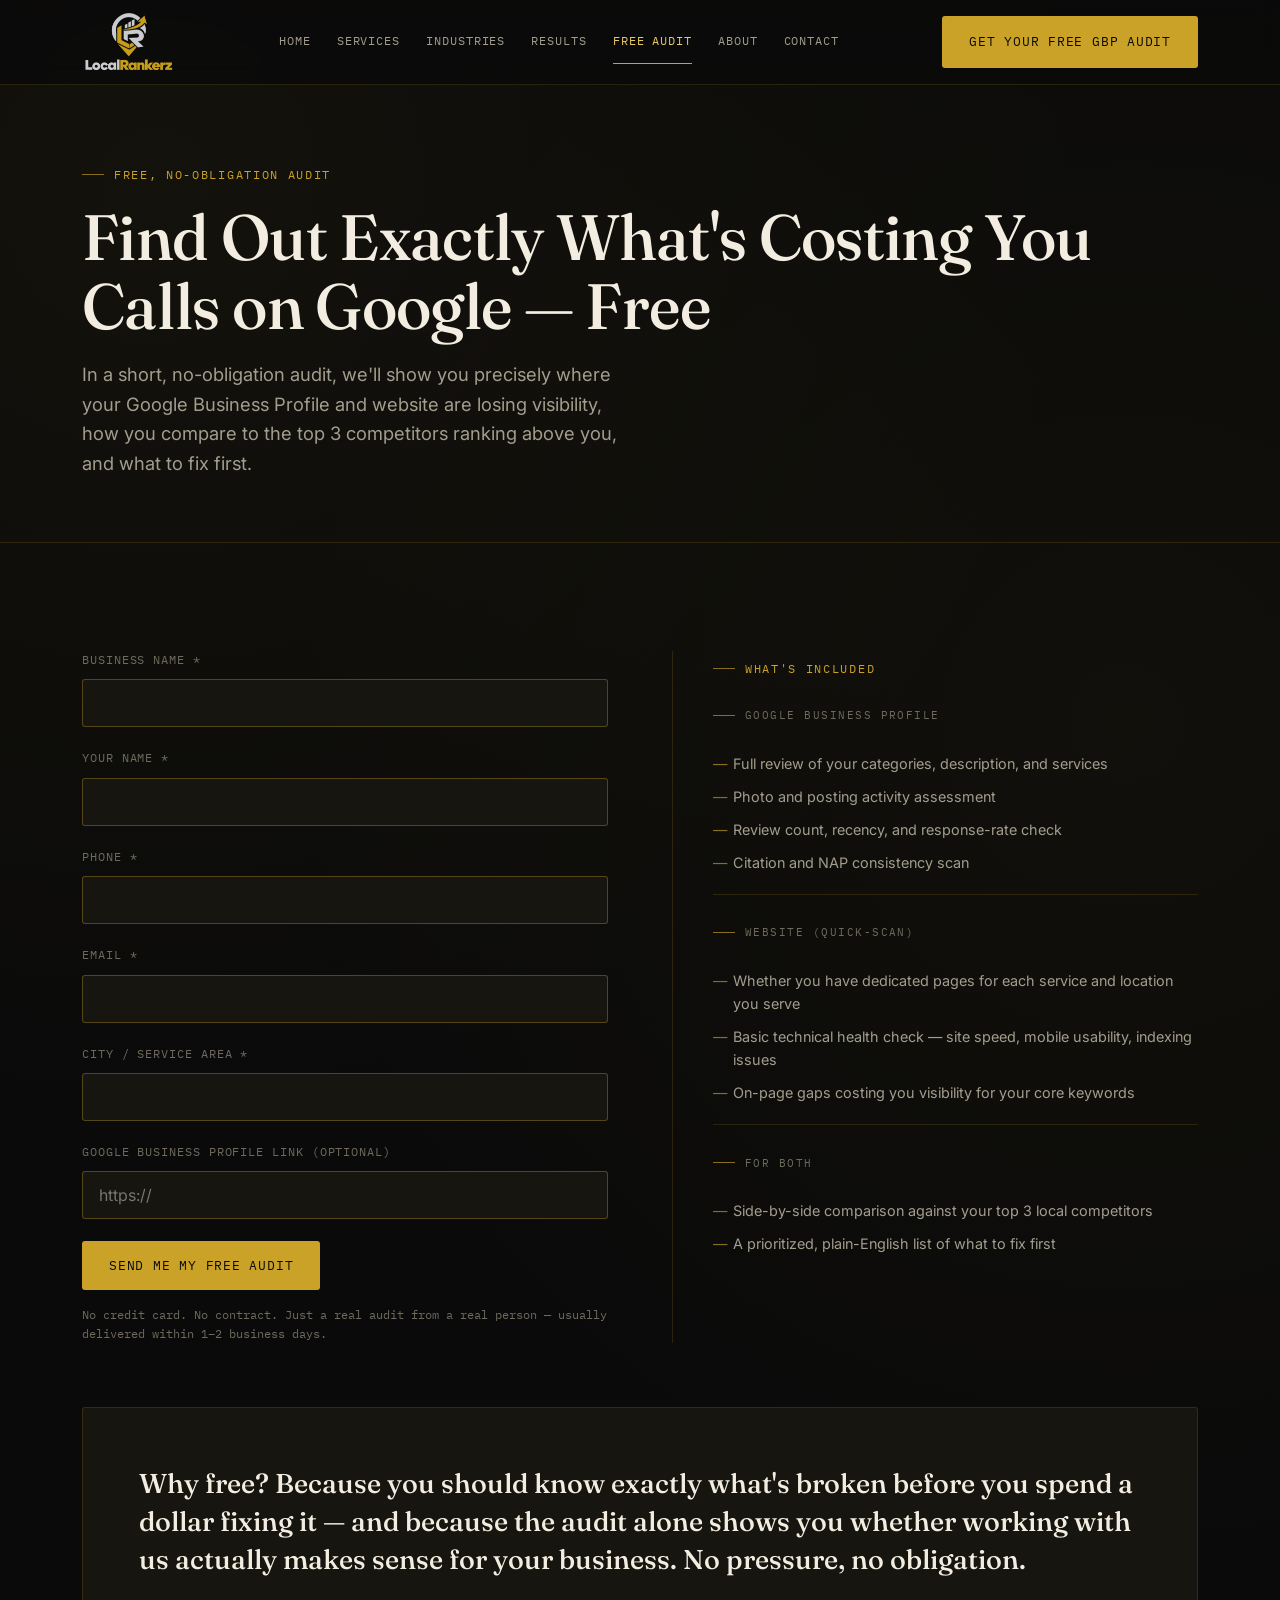
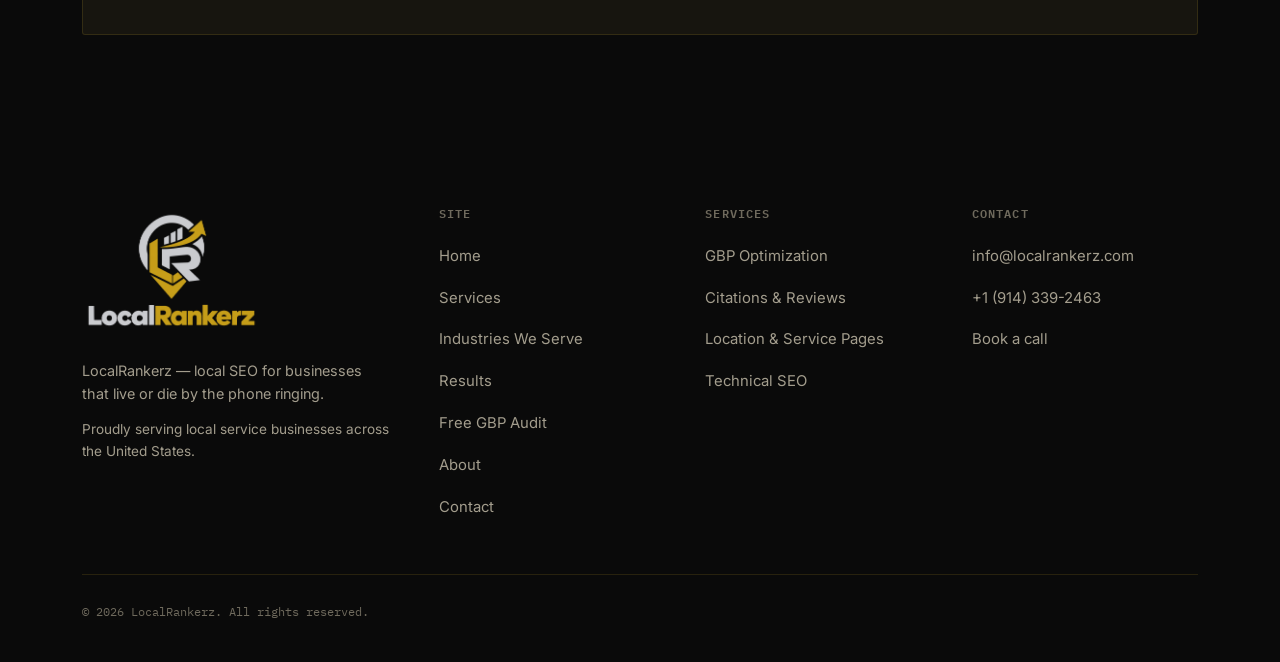
<file: free-audit/index.html>
<!DOCTYPE html>
<html lang="en">
<head>
<meta charset="UTF-8">
<meta name="viewport" content="width=device-width, initial-scale=1.0">
<title>Free Google Business Profile Audit</title>
<meta name="description" content="Get a free, no-obligation audit of your Google Business Profile and see what's costing you calls.">
<link rel="preconnect" href="https://fonts.googleapis.com">
<link href="https://fonts.googleapis.com/css2?family=Fraunces:opsz,wght@9..144,500;9..144,600&family=Inter:wght@400;500;600&family=IBM+Plex+Mono:wght@400;500&display=swap" rel="stylesheet">
<link rel="stylesheet" href="../assets/style.css?v=20260925-transparent">
<link rel="canonical" href="https://localrankerz.com/free-audit/">
</head>
<body>

<nav class="nav">
  <div class="wrap">
    <a href="../" class="brand brand-logo"><img src="../assets/localrankerz-logo-transparent.png" alt="LocalRankerz" width="1489" height="1056" decoding="async"></a>
    <ul class="nav-links">
      <li><a href="../">Home</a></li>
      <li><a href="../services/">Services</a></li>
      <li><a href="../industries/">Industries</a></li>
      <li><a href="../results/">Results</a></li>
      <li><a href="../free-audit/" aria-current="page">Free Audit</a></li>
      <li><a href="../about/">About</a></li>
      <li><a href="../contact/">Contact</a></li>
    </ul>
    <div class="nav-cta">
      <a href="../free-audit/" class="btn btn-gold"><span class="full">Get Your Free GBP Audit</span><span class="short">Free Audit</span></a>
    </div>
  </div>
</nav>

<header class="page-header">
  <div class="wrap">
    <span class="eyebrow">Free, No-Obligation Audit</span>
    <h1>Find Out Exactly What's Costing You Calls on Google — Free</h1>
    <p class="lede">In a short, no-obligation audit, we'll show you precisely where your Google Business Profile and website are losing visibility, how you compare to the top 3 competitors ranking above you, and what to fix first.</p>
  </div>
</header>

<section class="section" style="border-bottom:none;">
  <div class="wrap">
    <div class="contact-grid">
      <div>
        <form id="contact-form" novalidate>
          <div class="field">
            <label for="bname">Business Name *</label>
            <input type="text" id="bname" name="bname" required>
          </div>
          <div class="field">
            <label for="name">Your Name *</label>
            <input type="text" id="name" name="name" required>
          </div>
          <div class="field">
            <label for="phone">Phone *</label>
            <input type="tel" id="phone" name="phone" required>
          </div>
          <div class="field">
            <label for="email">Email *</label>
            <input type="email" id="email" name="email" required>
          </div>
          <div class="field">
            <label for="area">City / Service Area *</label>
            <input type="text" id="area" name="area" required>
          </div>
          <div class="field">
            <label for="gbp">Google Business Profile Link (optional)</label>
            <input type="url" id="gbp" name="gbp" placeholder="https://">
          </div>
          <button type="submit" class="btn btn-gold">Send Me My Free Audit</button>
          <p id="form-status" role="status"></p>
          <p class="micro-trust">No credit card. No contract. Just a real audit from a real person — usually delivered within 1–2 business days.</p>
        </form>
      </div>

      <div class="info-block">
        <span class="eyebrow">What's Included</span>

        <div class="info-row">
          <span class="eyebrow" style="color:var(--text-faint); font-size:10.5px;">Google Business Profile</span>
          <ul class="dash-list">
            <li>Full review of your categories, description, and services</li>
            <li>Photo and posting activity assessment</li>
            <li>Review count, recency, and response-rate check</li>
            <li>Citation and NAP consistency scan</li>
          </ul>
        </div>

        <div class="info-row">
          <span class="eyebrow" style="color:var(--text-faint); font-size:10.5px;">Website (Quick-Scan)</span>
          <ul class="dash-list">
            <li>Whether you have dedicated pages for each service and location you serve</li>
            <li>Basic technical health check — site speed, mobile usability, indexing issues</li>
            <li>On-page gaps costing you visibility for your core keywords</li>
          </ul>
        </div>

        <div class="info-row" style="border-bottom:none;">
          <span class="eyebrow" style="color:var(--text-faint); font-size:10.5px;">For Both</span>
          <ul class="dash-list">
            <li>Side-by-side comparison against your top 3 local competitors</li>
            <li>A prioritized, plain-English list of what to fix first</li>
          </ul>
        </div>
      </div>
    </div>

    <div class="testimonial mt-lg" style="margin-top:64px;">
      <blockquote>Why free? Because you should know exactly what's broken before you spend a dollar fixing it — and because the audit alone shows you whether working with us actually makes sense for your business. No pressure, no obligation.</blockquote>
    </div>
  </div>
</section>

<footer>
  <div class="wrap">
    <div class="footer-top">
      <div>
        <a href="../" class="brand brand-logo"><img src="../assets/localrankerz-logo-transparent.png" alt="LocalRankerz" width="1489" height="1056" decoding="async"></a>
        <p style="margin-top:16px; max-width:34ch; font-size:.9rem;">LocalRankerz — local SEO for businesses that live or die by the phone ringing.</p>
        <p style="margin-top:14px; font-size:.85rem;">Proudly serving local service businesses across the United States.</p>
      </div>
      <div>
        <h4>Site</h4>
        <ul>
          <li><a href="../">Home</a></li>
          <li><a href="../services/">Services</a></li>
          <li><a href="../industries/">Industries We Serve</a></li>
          <li><a href="../results/">Results</a></li>
          <li><a href="../free-audit/">Free GBP Audit</a></li>
          <li><a href="../about/">About</a></li>
          <li><a href="../contact/">Contact</a></li>
        </ul>
      </div>
      <div>
        <h4>Services</h4>
        <ul>
          <li><a href="../services/">GBP Optimization</a></li>
          <li><a href="../services/">Citations &amp; Reviews</a></li>
          <li><a href="../services/">Location &amp; Service Pages</a></li>
          <li><a href="../services/">Technical SEO</a></li>
        </ul>
      </div>
      <div>
        <h4>Contact</h4>
        <ul>
          <li><a href="mailto:info@localrankerz.com">info@localrankerz.com</a></li>
          <li><a href="tel:+19143392463">+1 (914) 339-2463</a></li>
          <li><a href="../contact/">Book a call</a></li>
        </ul>
      </div>
    </div>
    <div class="footer-bottom">
      <p>© <span class="js-year"></span> LocalRankerz. All rights reserved.</p>
    </div>
  </div>
</footer>

<script src="../assets/script.js"></script>
</body>
</html>
</file>
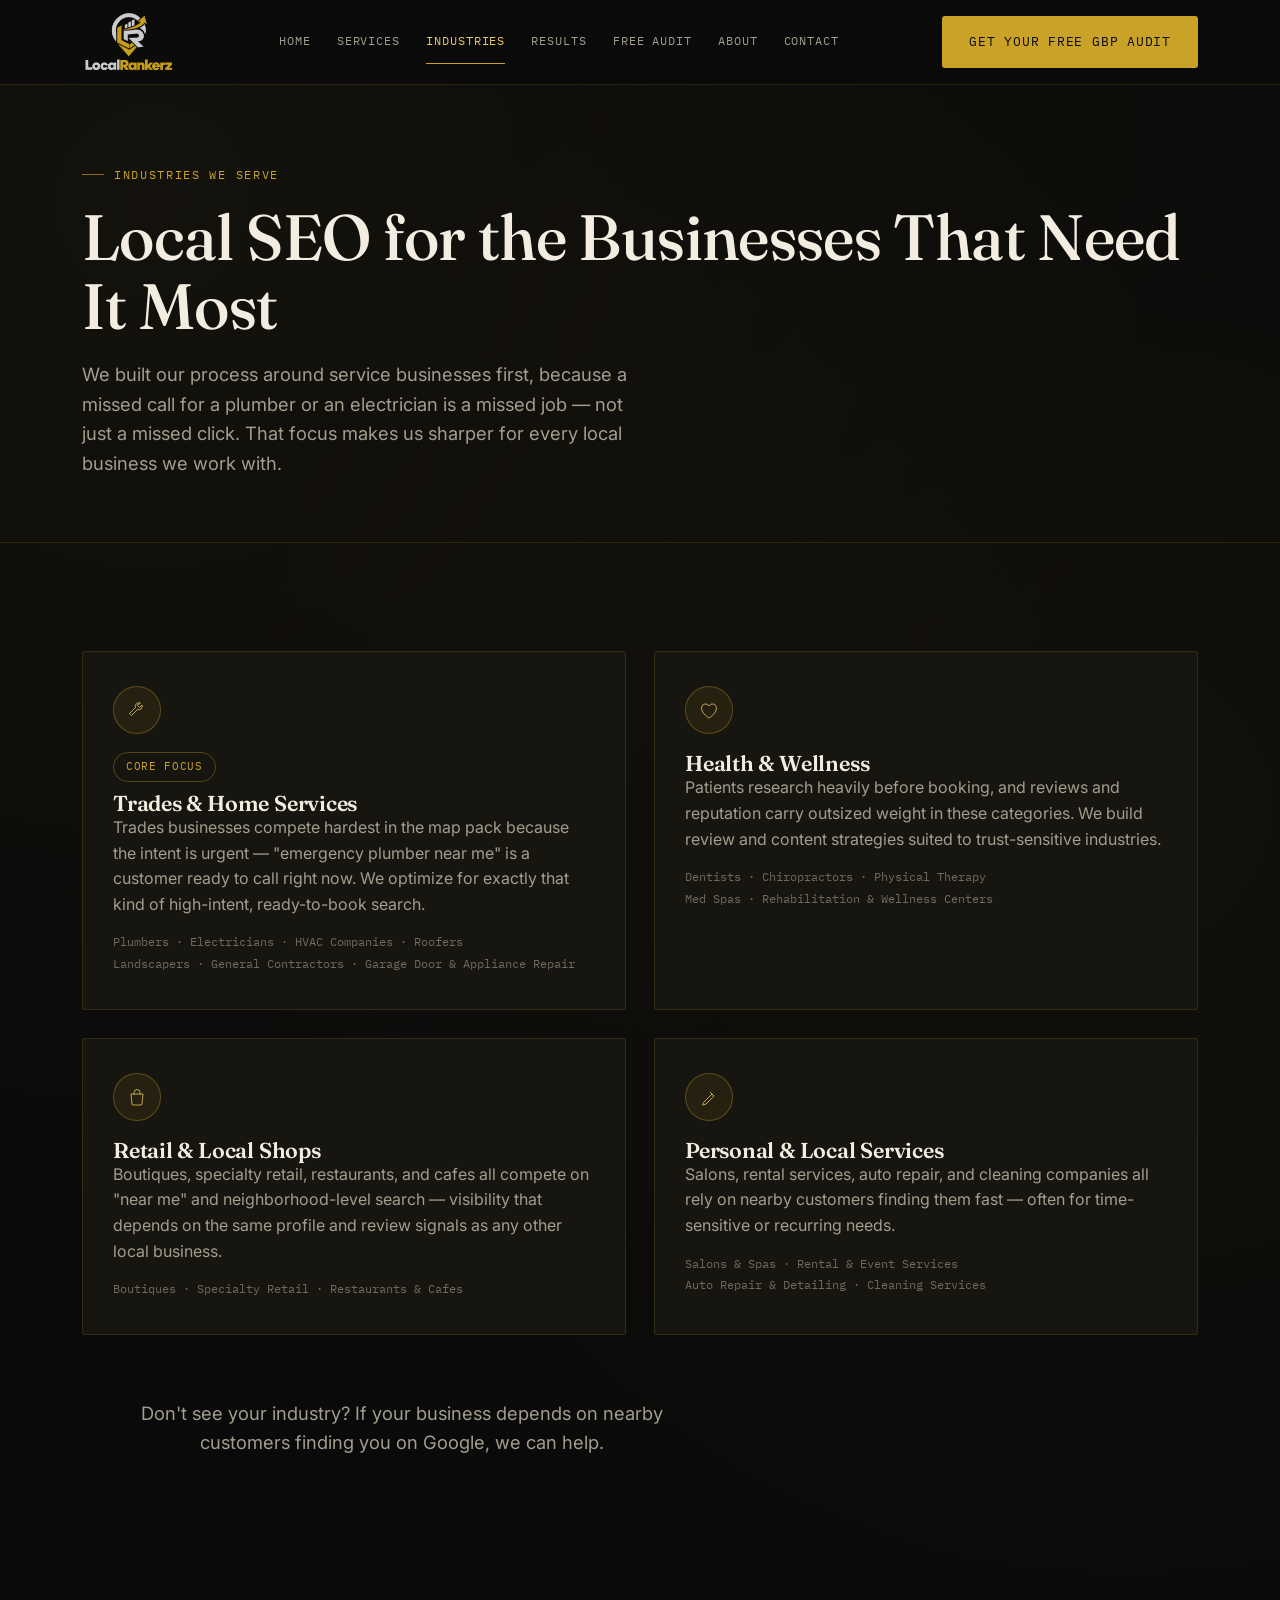
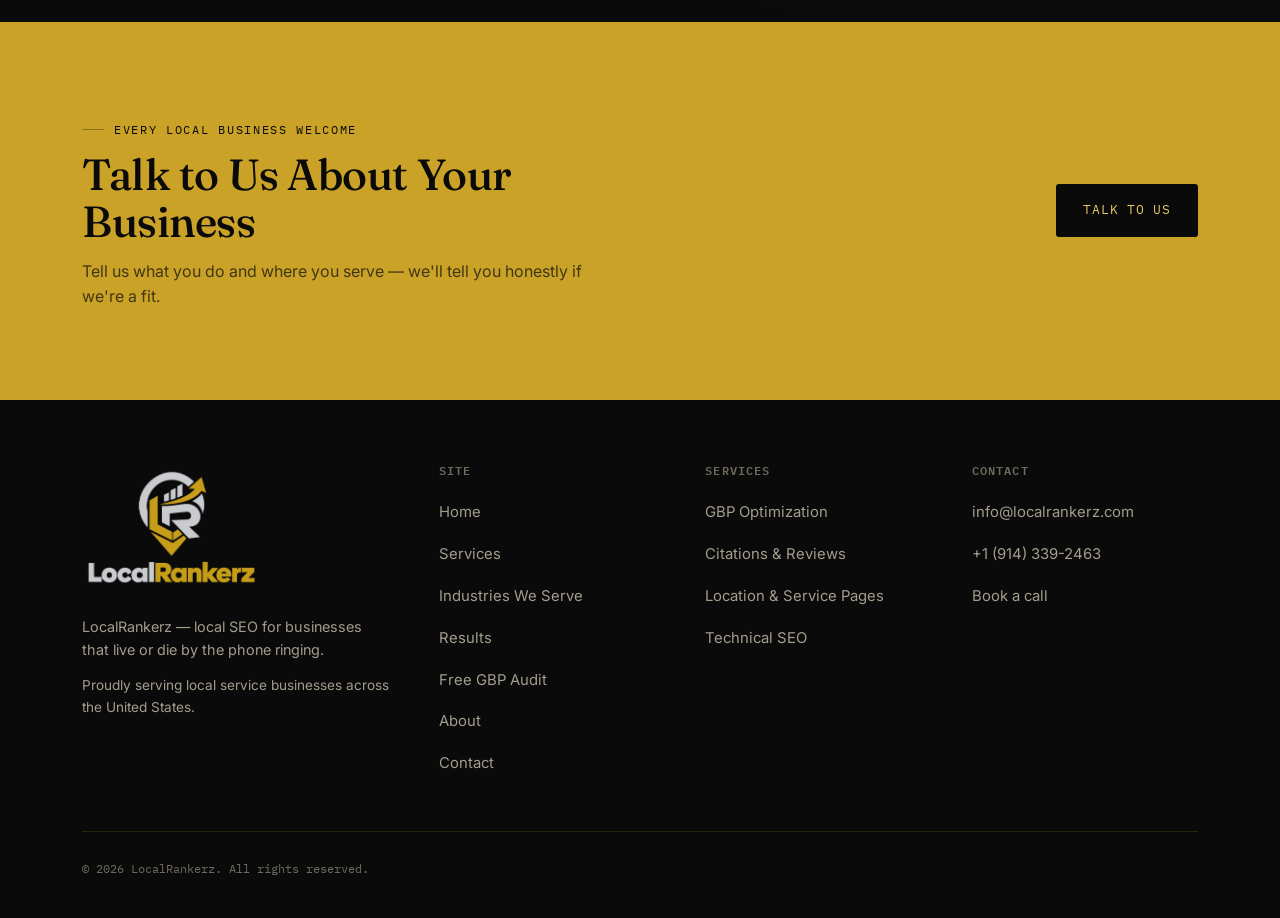
<file: industries/index.html>
<!DOCTYPE html>
<html lang="en">
<head>
<meta charset="UTF-8">
<meta name="viewport" content="width=device-width, initial-scale=1.0">
<title>Local SEO for Trades &amp; Service Businesses</title>
<meta name="description" content="Local SEO built for plumbers, electricians, HVAC, roofers, and local service businesses nationwide.">
<link rel="preconnect" href="https://fonts.googleapis.com">
<link href="https://fonts.googleapis.com/css2?family=Fraunces:opsz,wght@9..144,500;9..144,600&family=Inter:wght@400;500;600&family=IBM+Plex+Mono:wght@400;500&display=swap" rel="stylesheet">
<link rel="stylesheet" href="../assets/style.css?v=20260925-transparent">
<link rel="canonical" href="https://localrankerz.com/industries/">
</head>
<body>

<nav class="nav">
  <div class="wrap">
    <a href="../" class="brand brand-logo"><img src="../assets/localrankerz-logo-transparent.png" alt="LocalRankerz" width="1489" height="1056" decoding="async"></a>
    <ul class="nav-links">
      <li><a href="../">Home</a></li>
      <li><a href="../services/">Services</a></li>
      <li><a href="../industries/" aria-current="page">Industries</a></li>
      <li><a href="../results/">Results</a></li>
      <li><a href="../free-audit/">Free Audit</a></li>
      <li><a href="../about/">About</a></li>
      <li><a href="../contact/">Contact</a></li>
    </ul>
    <div class="nav-cta">
      <a href="../free-audit/" class="btn btn-gold"><span class="full">Get Your Free GBP Audit</span><span class="short">Free Audit</span></a>
    </div>
  </div>
</nav>

<header class="page-header">
  <div class="wrap">
    <span class="eyebrow">Industries We Serve</span>
    <h1>Local SEO for the Businesses That Need It Most</h1>
    <p class="lede">We built our process around service businesses first, because a missed call for a plumber or an electrician is a missed job — not just a missed click. That focus makes us sharper for every local business we work with.</p>
  </div>
</header>

<section class="section" style="border-bottom:none;">
  <div class="wrap">
    <div class="grid grid-2">

      <div class="industry-block">
        <div class="icon-wrap">
          <svg viewBox="0 0 48 48"><path d="M30 10a7 7 0 0 0-9 9L9 31l4 4 12-12a7 7 0 0 0 9-9l-5 5-4-4z" stroke-linejoin="round" stroke-linecap="round"/></svg>
        </div>
        <span class="tag">Core Focus</span>
        <h3>Trades &amp; Home Services</h3>
        <p>Trades businesses compete hardest in the map pack because the intent is urgent — "emergency plumber near me" is a customer ready to call right now. We optimize for exactly that kind of high-intent, ready-to-book search.</p>
        <div class="trade-list">Plumbers · Electricians · HVAC Companies · Roofers<br>Landscapers · General Contractors · Garage Door &amp; Appliance Repair</div>
      </div>

      <div class="industry-block">
        <div class="icon-wrap">
          <svg viewBox="0 0 48 48"><path d="M24 40s-15-9-15-20a8 8 0 0 1 15-4 8 8 0 0 1 15 4c0 11-15 20-15 20z" stroke-linejoin="round"/></svg>
        </div>
        <h3>Health &amp; Wellness</h3>
        <p>Patients research heavily before booking, and reviews and reputation carry outsized weight in these categories. We build review and content strategies suited to trust-sensitive industries.</p>
        <div class="trade-list">Dentists · Chiropractors · Physical Therapy<br>Med Spas · Rehabilitation &amp; Wellness Centers</div>
      </div>

      <div class="industry-block">
        <div class="icon-wrap">
          <svg viewBox="0 0 48 48"><path d="M12 18h24l-2 20a2 2 0 0 1-2 2H16a2 2 0 0 1-2-2z" stroke-linejoin="round"/><path d="M18 18v-3a6 6 0 0 1 12 0v3" stroke-linecap="round"/></svg>
        </div>
        <h3>Retail &amp; Local Shops</h3>
        <p>Boutiques, specialty retail, restaurants, and cafes all compete on "near me" and neighborhood-level search — visibility that depends on the same profile and review signals as any other local business.</p>
        <div class="trade-list">Boutiques · Specialty Retail · Restaurants &amp; Cafes</div>
      </div>

      <div class="industry-block">
        <div class="icon-wrap">
          <svg viewBox="0 0 48 48"><path d="M14 34l16-16 4 4-16 16-6 2z" stroke-linejoin="round" stroke-linecap="round"/><line x1="26" y1="14" x2="34" y2="22"/></svg>
        </div>
        <h3>Personal &amp; Local Services</h3>
        <p>Salons, rental services, auto repair, and cleaning companies all rely on nearby customers finding them fast — often for time-sensitive or recurring needs.</p>
        <div class="trade-list">Salons &amp; Spas · Rental &amp; Event Services<br>Auto Repair &amp; Detailing · Cleaning Services</div>
      </div>

    </div>

    <div class="section-head mt-lg" style="margin-top:64px; text-align:center; max-width:640px;">
      <p class="lede center">Don't see your industry? If your business depends on nearby customers finding you on Google, we can help.</p>
    </div>
  </div>
</section>

<section class="cta-band">
  <div class="wrap">
    <div class="cta-copy">
      <span class="eyebrow" style="color:var(--ink)">Every Local Business Welcome</span>
      <h2>Talk to Us About Your Business</h2>
      <p>Tell us what you do and where you serve — we'll tell you honestly if we're a fit.</p>
    </div>
    <div class="btn-row">
      <a href="../contact/" class="btn btn-gold">Talk to Us</a>
    </div>
  </div>
</section>

<footer>
  <div class="wrap">
    <div class="footer-top">
      <div>
        <a href="../" class="brand brand-logo"><img src="../assets/localrankerz-logo-transparent.png" alt="LocalRankerz" width="1489" height="1056" decoding="async"></a>
        <p style="margin-top:16px; max-width:34ch; font-size:.9rem;">LocalRankerz — local SEO for businesses that live or die by the phone ringing.</p>
        <p style="margin-top:14px; font-size:.85rem;">Proudly serving local service businesses across the United States.</p>
      </div>
      <div>
        <h4>Site</h4>
        <ul>
          <li><a href="../">Home</a></li>
          <li><a href="../services/">Services</a></li>
          <li><a href="../industries/">Industries We Serve</a></li>
          <li><a href="../results/">Results</a></li>
          <li><a href="../free-audit/">Free GBP Audit</a></li>
          <li><a href="../about/">About</a></li>
          <li><a href="../contact/">Contact</a></li>
        </ul>
      </div>
      <div>
        <h4>Services</h4>
        <ul>
          <li><a href="../services/">GBP Optimization</a></li>
          <li><a href="../services/">Citations &amp; Reviews</a></li>
          <li><a href="../services/">Location &amp; Service Pages</a></li>
          <li><a href="../services/">Technical SEO</a></li>
        </ul>
      </div>
      <div>
        <h4>Contact</h4>
        <ul>
          <li><a href="mailto:info@localrankerz.com">info@localrankerz.com</a></li>
          <li><a href="tel:+19143392463">+1 (914) 339-2463</a></li>
          <li><a href="../contact/">Book a call</a></li>
        </ul>
      </div>
    </div>
    <div class="footer-bottom">
      <p>© <span class="js-year"></span> LocalRankerz. All rights reserved.</p>
    </div>
  </div>
</footer>

<script src="../assets/script.js"></script>
</body>
</html>
</file>
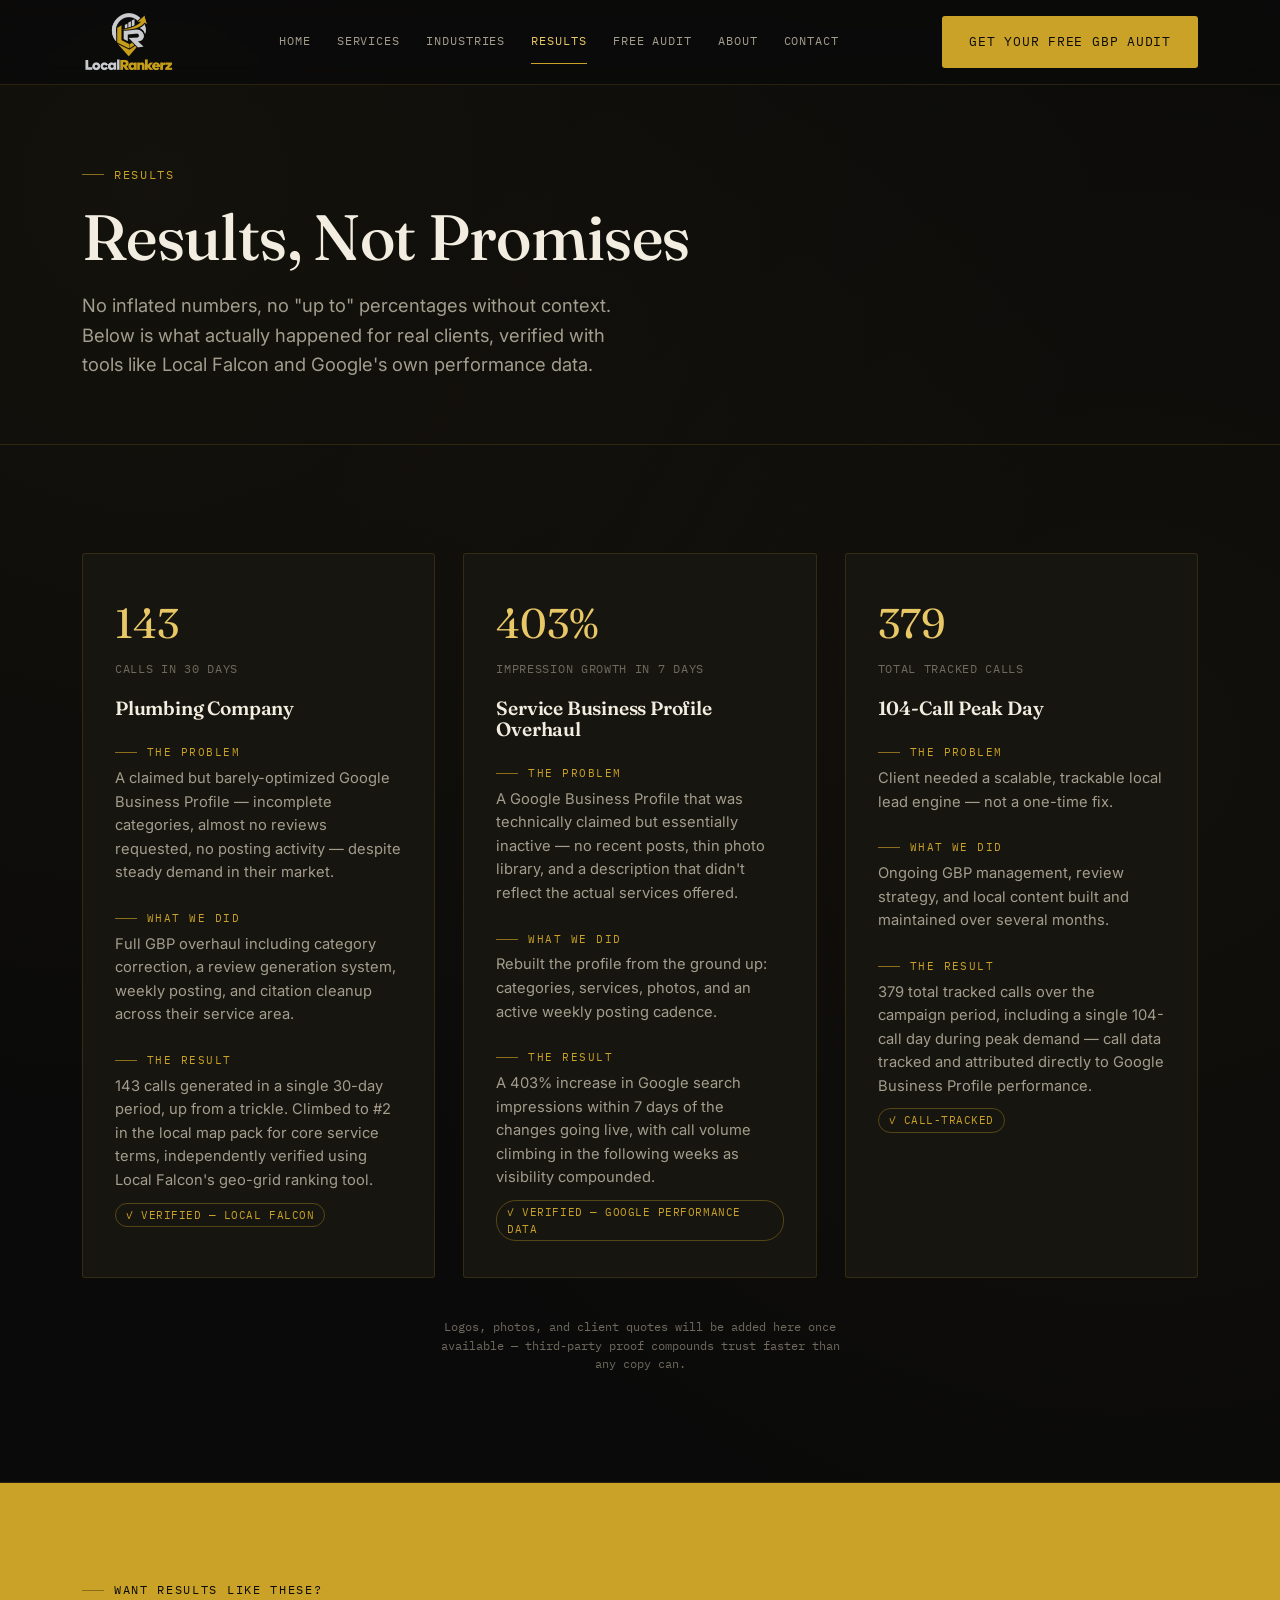
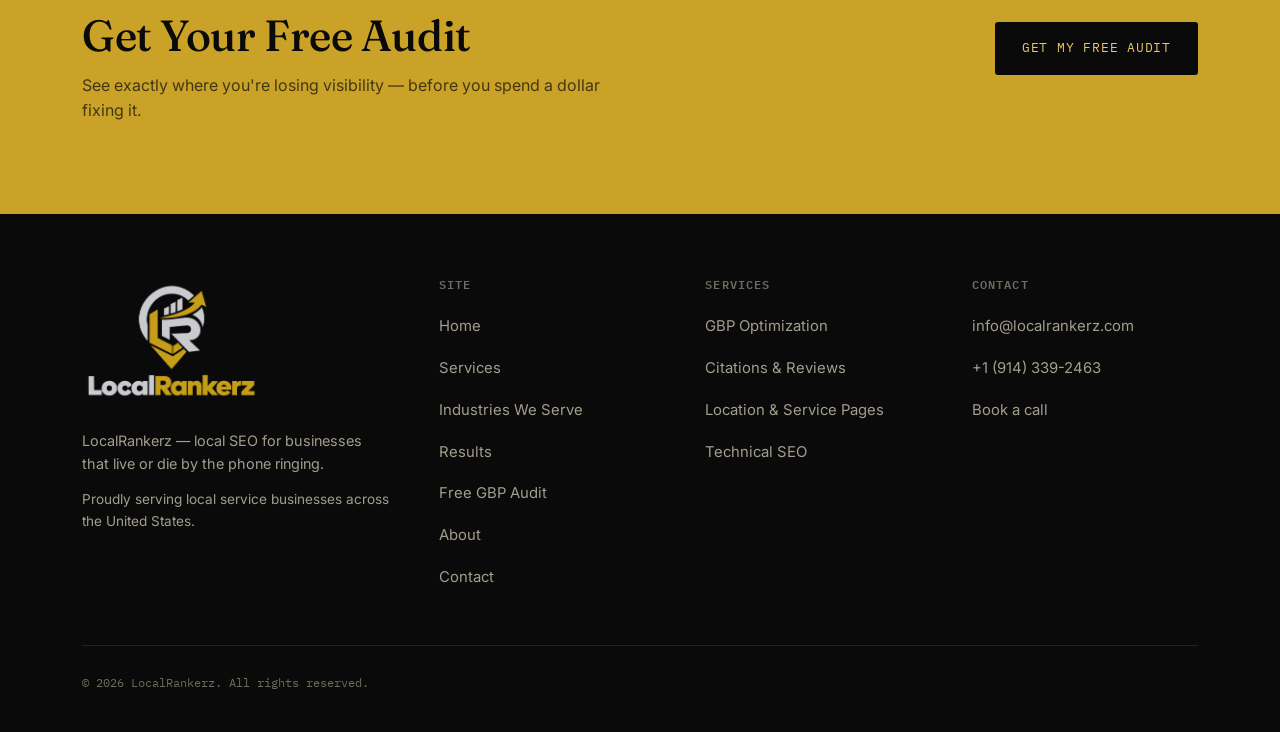
<file: results/index.html>
<!DOCTYPE html>
<html lang="en">
<head>
<meta charset="UTF-8">
<meta name="viewport" content="width=device-width, initial-scale=1.0">
<title>Local SEO Case Studies &amp; Results</title>
<meta name="description" content="Real local SEO results: 143 calls in 30 days, 403% impression growth in 7 days. See the case studies.">
<link rel="preconnect" href="https://fonts.googleapis.com">
<link href="https://fonts.googleapis.com/css2?family=Fraunces:opsz,wght@9..144,500;9..144,600&family=Inter:wght@400;500;600&family=IBM+Plex+Mono:wght@400;500&display=swap" rel="stylesheet">
<link rel="stylesheet" href="../assets/style.css?v=20260925-transparent">
<link rel="canonical" href="https://localrankerz.com/results/">
</head>
<body>

<nav class="nav">
  <div class="wrap">
    <a href="../" class="brand brand-logo"><img src="../assets/localrankerz-logo-transparent.png" alt="LocalRankerz" width="1489" height="1056" decoding="async"></a>
    <ul class="nav-links">
      <li><a href="../">Home</a></li>
      <li><a href="../services/">Services</a></li>
      <li><a href="../industries/">Industries</a></li>
      <li><a href="../results/" aria-current="page">Results</a></li>
      <li><a href="../free-audit/">Free Audit</a></li>
      <li><a href="../about/">About</a></li>
      <li><a href="../contact/">Contact</a></li>
    </ul>
    <div class="nav-cta">
      <a href="../free-audit/" class="btn btn-gold"><span class="full">Get Your Free GBP Audit</span><span class="short">Free Audit</span></a>
    </div>
  </div>
</nav>

<header class="page-header">
  <div class="wrap">
    <span class="eyebrow">Results</span>
    <h1>Results, Not Promises</h1>
    <p class="lede">No inflated numbers, no "up to" percentages without context. Below is what actually happened for real clients, verified with tools like Local Falcon and Google's own performance data.</p>
  </div>
</header>

<section class="section">
  <div class="wrap">
    <div class="grid grid-3">

      <div class="case-study">
        <div class="cs-num">143</div>
        <div class="cs-label">Calls in 30 days</div>
        <h3>Plumbing Company</h3>
        <div class="cs-row">
          <span class="eyebrow">The Problem</span>
          <p>A claimed but barely-optimized Google Business Profile — incomplete categories, almost no reviews requested, no posting activity — despite steady demand in their market.</p>
        </div>
        <div class="cs-row">
          <span class="eyebrow">What We Did</span>
          <p>Full GBP overhaul including category correction, a review generation system, weekly posting, and citation cleanup across their service area.</p>
        </div>
        <div class="cs-row">
          <span class="eyebrow">The Result</span>
          <p>143 calls generated in a single 30-day period, up from a trickle. Climbed to #2 in the local map pack for core service terms, independently verified using Local Falcon's geo-grid ranking tool.</p>
        </div>
        <span class="badge-verified">✓ Verified — Local Falcon</span>
      </div>

      <div class="case-study">
        <div class="cs-num">403%</div>
        <div class="cs-label">Impression growth in 7 days</div>
        <h3>Service Business Profile Overhaul</h3>
        <div class="cs-row">
          <span class="eyebrow">The Problem</span>
          <p>A Google Business Profile that was technically claimed but essentially inactive — no recent posts, thin photo library, and a description that didn't reflect the actual services offered.</p>
        </div>
        <div class="cs-row">
          <span class="eyebrow">What We Did</span>
          <p>Rebuilt the profile from the ground up: categories, services, photos, and an active weekly posting cadence.</p>
        </div>
        <div class="cs-row">
          <span class="eyebrow">The Result</span>
          <p>A 403% increase in Google search impressions within 7 days of the changes going live, with call volume climbing in the following weeks as visibility compounded.</p>
        </div>
        <span class="badge-verified">✓ Verified — Google Performance Data</span>
      </div>

      <div class="case-study">
        <div class="cs-num">379</div>
        <div class="cs-label">Total tracked calls</div>
        <h3>104-Call Peak Day</h3>
        <div class="cs-row">
          <span class="eyebrow">The Problem</span>
          <p>Client needed a scalable, trackable local lead engine — not a one-time fix.</p>
        </div>
        <div class="cs-row">
          <span class="eyebrow">What We Did</span>
          <p>Ongoing GBP management, review strategy, and local content built and maintained over several months.</p>
        </div>
        <div class="cs-row">
          <span class="eyebrow">The Result</span>
          <p>379 total tracked calls over the campaign period, including a single 104-call day during peak demand — call data tracked and attributed directly to Google Business Profile performance.</p>
        </div>
        <span class="badge-verified">✓ Call-tracked</span>
      </div>

    </div>

    <p class="form-note center" style="margin-top:40px; max-width:60ch;">Logos, photos, and client quotes will be added here once available — third-party proof compounds trust faster than any copy can.</p>
  </div>
</section>

<section class="cta-band">
  <div class="wrap">
    <div class="cta-copy">
      <span class="eyebrow" style="color:var(--ink)">Want Results Like These?</span>
      <h2>Get Your Free Audit</h2>
      <p>See exactly where you're losing visibility — before you spend a dollar fixing it.</p>
    </div>
    <div class="btn-row">
      <a href="../free-audit/" class="btn btn-gold">Get My Free Audit</a>
    </div>
  </div>
</section>

<footer>
  <div class="wrap">
    <div class="footer-top">
      <div>
        <a href="../" class="brand brand-logo"><img src="../assets/localrankerz-logo-transparent.png" alt="LocalRankerz" width="1489" height="1056" decoding="async"></a>
        <p style="margin-top:16px; max-width:34ch; font-size:.9rem;">LocalRankerz — local SEO for businesses that live or die by the phone ringing.</p>
        <p style="margin-top:14px; font-size:.85rem;">Proudly serving local service businesses across the United States.</p>
      </div>
      <div>
        <h4>Site</h4>
        <ul>
          <li><a href="../">Home</a></li>
          <li><a href="../services/">Services</a></li>
          <li><a href="../industries/">Industries We Serve</a></li>
          <li><a href="../results/">Results</a></li>
          <li><a href="../free-audit/">Free GBP Audit</a></li>
          <li><a href="../about/">About</a></li>
          <li><a href="../contact/">Contact</a></li>
        </ul>
      </div>
      <div>
        <h4>Services</h4>
        <ul>
          <li><a href="../services/">GBP Optimization</a></li>
          <li><a href="../services/">Citations &amp; Reviews</a></li>
          <li><a href="../services/">Location &amp; Service Pages</a></li>
          <li><a href="../services/">Technical SEO</a></li>
        </ul>
      </div>
      <div>
        <h4>Contact</h4>
        <ul>
          <li><a href="mailto:info@localrankerz.com">info@localrankerz.com</a></li>
          <li><a href="tel:+19143392463">+1 (914) 339-2463</a></li>
          <li><a href="../contact/">Book a call</a></li>
        </ul>
      </div>
    </div>
    <div class="footer-bottom">
      <p>© <span class="js-year"></span> LocalRankerz. All rights reserved.</p>
    </div>
  </div>
</footer>

<script src="../assets/script.js"></script>
</body>
</html>
</file>
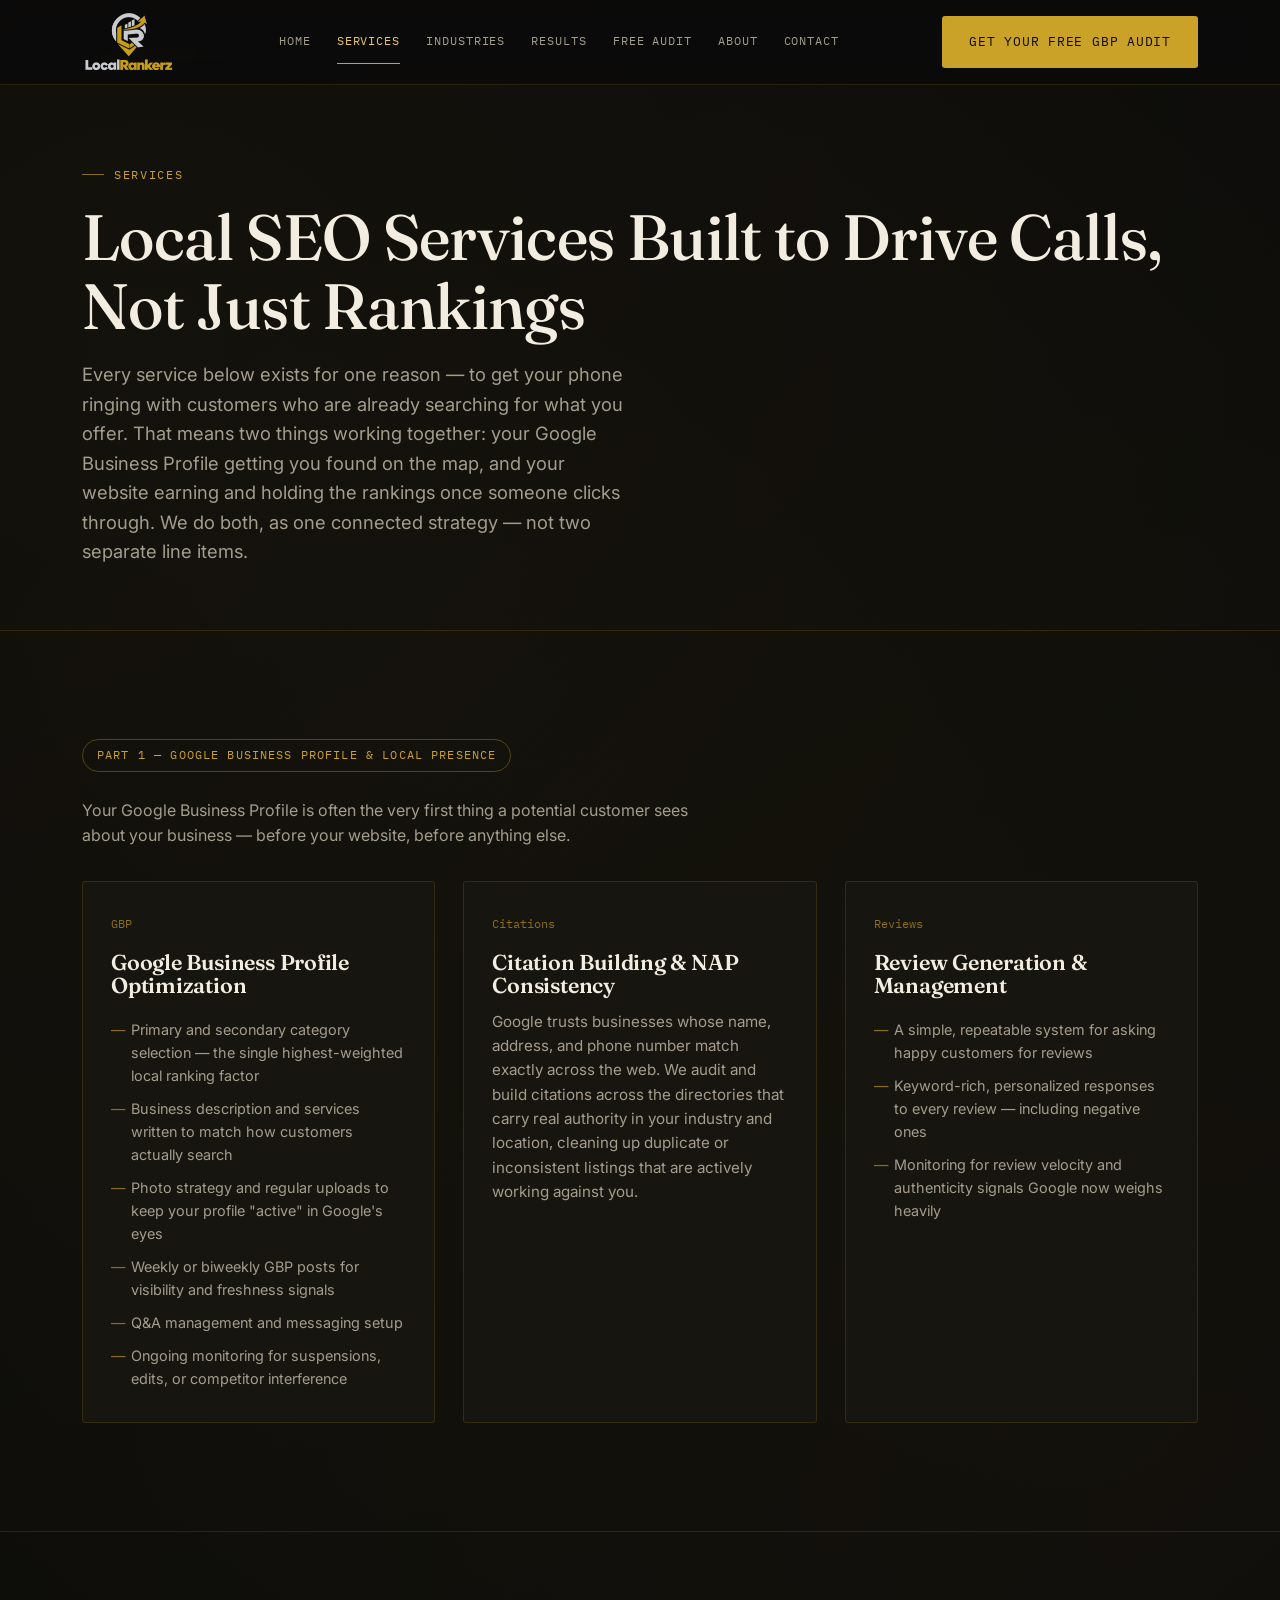
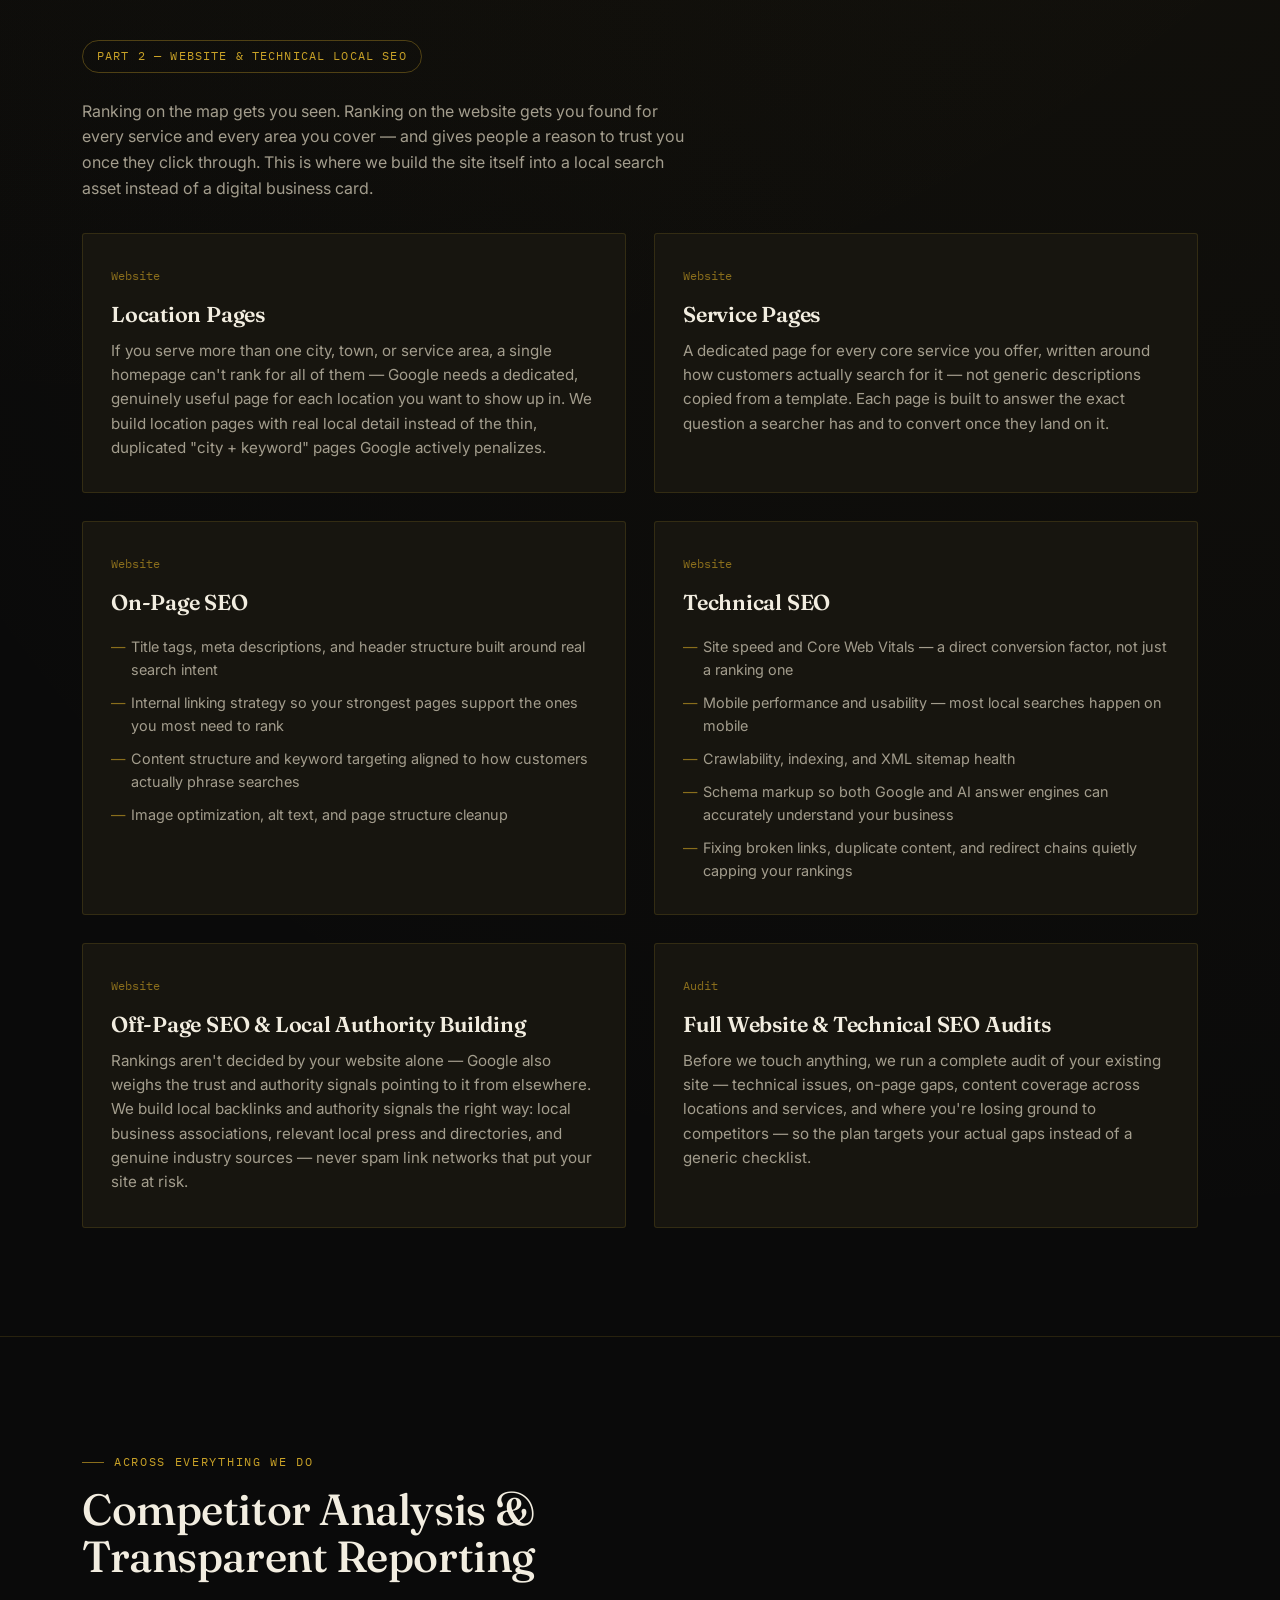
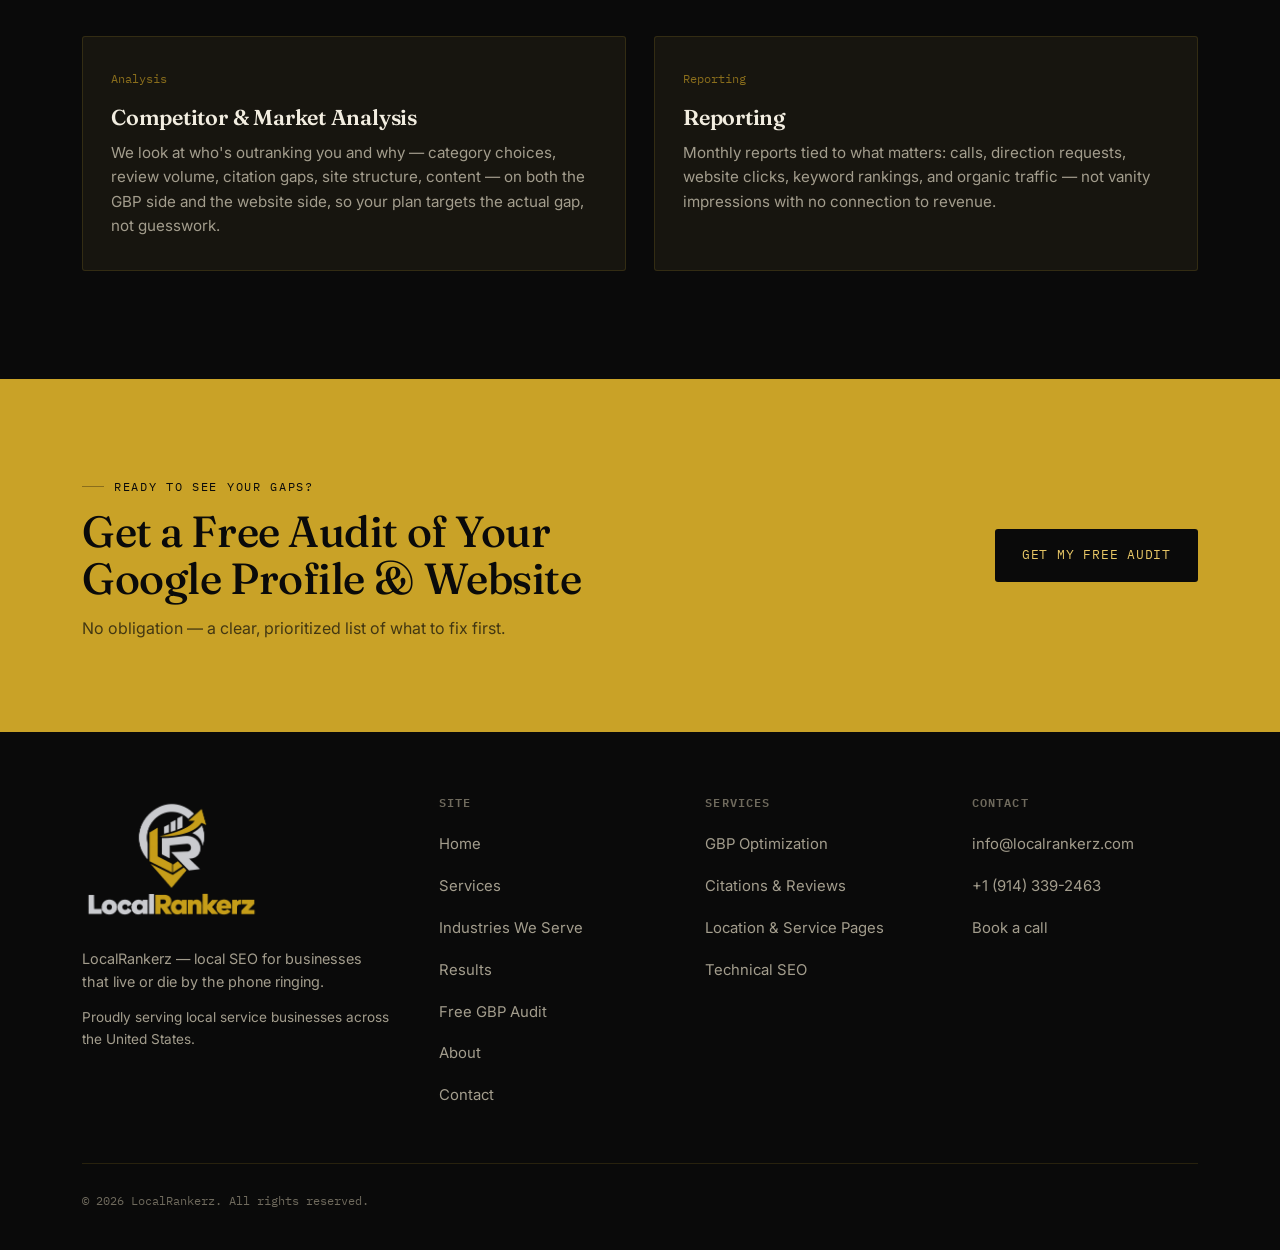
<file: services/index.html>
<!DOCTYPE html>
<html lang="en">
<head>
<meta charset="UTF-8">
<meta name="viewport" content="width=device-width, initial-scale=1.0">
<title>Local SEO Services | GBP, Website &amp; Technical SEO</title>
<meta name="description" content="GBP optimization, location & service pages, on-page, technical, and off-page SEO — built to drive calls, not just rankings.">
<link rel="preconnect" href="https://fonts.googleapis.com">
<link href="https://fonts.googleapis.com/css2?family=Fraunces:opsz,wght@9..144,500;9..144,600&family=Inter:wght@400;500;600&family=IBM+Plex+Mono:wght@400;500&display=swap" rel="stylesheet">
<link rel="stylesheet" href="../assets/style.css?v=20260925-transparent">
<link rel="canonical" href="https://localrankerz.com/services/">
</head>
<body>

<nav class="nav">
  <div class="wrap">
    <a href="../" class="brand brand-logo"><img src="../assets/localrankerz-logo-transparent.png" alt="LocalRankerz" width="1489" height="1056" decoding="async"></a>
    <ul class="nav-links">
      <li><a href="../">Home</a></li>
      <li><a href="../services/" aria-current="page">Services</a></li>
      <li><a href="../industries/">Industries</a></li>
      <li><a href="../results/">Results</a></li>
      <li><a href="../free-audit/">Free Audit</a></li>
      <li><a href="../about/">About</a></li>
      <li><a href="../contact/">Contact</a></li>
    </ul>
    <div class="nav-cta">
      <a href="../free-audit/" class="btn btn-gold"><span class="full">Get Your Free GBP Audit</span><span class="short">Free Audit</span></a>
    </div>
  </div>
</nav>

<header class="page-header">
  <div class="wrap">
    <span class="eyebrow">Services</span>
    <h1>Local SEO Services Built to Drive Calls, Not Just Rankings</h1>
    <p class="lede">Every service below exists for one reason — to get your phone ringing with customers who are already searching for what you offer. That means two things working together: your Google Business Profile getting you found on the map, and your website earning and holding the rankings once someone clicks through. We do both, as one connected strategy — not two separate line items.</p>
  </div>
</header>

<section class="section">
  <div class="wrap">
    <span class="part-label">Part 1 — Google Business Profile &amp; Local Presence</span>
    <p class="part-intro">Your Google Business Profile is often the very first thing a potential customer sees about your business — before your website, before anything else.</p>

    <div class="grid grid-3 mt-lg" style="margin-top:32px;">
      <div class="card">
        <span class="num-mark">GBP</span>
        <h3>Google Business Profile Optimization</h3>
        <ul class="dash-list">
          <li>Primary and secondary category selection — the single highest-weighted local ranking factor</li>
          <li>Business description and services written to match how customers actually search</li>
          <li>Photo strategy and regular uploads to keep your profile "active" in Google's eyes</li>
          <li>Weekly or biweekly GBP posts for visibility and freshness signals</li>
          <li>Q&amp;A management and messaging setup</li>
          <li>Ongoing monitoring for suspensions, edits, or competitor interference</li>
        </ul>
      </div>
      <div class="card">
        <span class="num-mark">Citations</span>
        <h3>Citation Building &amp; NAP Consistency</h3>
        <p>Google trusts businesses whose name, address, and phone number match exactly across the web. We audit and build citations across the directories that carry real authority in your industry and location, cleaning up duplicate or inconsistent listings that are actively working against you.</p>
      </div>
      <div class="card">
        <span class="num-mark">Reviews</span>
        <h3>Review Generation &amp; Management</h3>
        <ul class="dash-list">
          <li>A simple, repeatable system for asking happy customers for reviews</li>
          <li>Keyword-rich, personalized responses to every review — including negative ones</li>
          <li>Monitoring for review velocity and authenticity signals Google now weighs heavily</li>
        </ul>
      </div>
    </div>
  </div>
</section>

<section class="section">
  <div class="wrap">
    <span class="part-label">Part 2 — Website &amp; Technical Local SEO</span>
    <p class="part-intro">Ranking on the map gets you seen. Ranking on the website gets you found for every service and every area you cover — and gives people a reason to trust you once they click through. This is where we build the site itself into a local search asset instead of a digital business card.</p>

    <div class="grid grid-2 mt-lg" style="margin-top:32px;">
      <div class="card">
        <span class="num-mark">Website</span>
        <h3>Location Pages</h3>
        <p>If you serve more than one city, town, or service area, a single homepage can't rank for all of them — Google needs a dedicated, genuinely useful page for each location you want to show up in. We build location pages with real local detail instead of the thin, duplicated "city + keyword" pages Google actively penalizes.</p>
      </div>
      <div class="card">
        <span class="num-mark">Website</span>
        <h3>Service Pages</h3>
        <p>A dedicated page for every core service you offer, written around how customers actually search for it — not generic descriptions copied from a template. Each page is built to answer the exact question a searcher has and to convert once they land on it.</p>
      </div>
      <div class="card">
        <span class="num-mark">Website</span>
        <h3>On-Page SEO</h3>
        <ul class="dash-list">
          <li>Title tags, meta descriptions, and header structure built around real search intent</li>
          <li>Internal linking strategy so your strongest pages support the ones you most need to rank</li>
          <li>Content structure and keyword targeting aligned to how customers actually phrase searches</li>
          <li>Image optimization, alt text, and page structure cleanup</li>
        </ul>
      </div>
      <div class="card">
        <span class="num-mark">Website</span>
        <h3>Technical SEO</h3>
        <ul class="dash-list">
          <li>Site speed and Core Web Vitals — a direct conversion factor, not just a ranking one</li>
          <li>Mobile performance and usability — most local searches happen on mobile</li>
          <li>Crawlability, indexing, and XML sitemap health</li>
          <li>Schema markup so both Google and AI answer engines can accurately understand your business</li>
          <li>Fixing broken links, duplicate content, and redirect chains quietly capping your rankings</li>
        </ul>
      </div>
    </div>

    <div class="grid grid-2 mt-lg" style="margin-top:28px;">
      <div class="card">
        <span class="num-mark">Website</span>
        <h3>Off-Page SEO &amp; Local Authority Building</h3>
        <p>Rankings aren't decided by your website alone — Google also weighs the trust and authority signals pointing to it from elsewhere. We build local backlinks and authority signals the right way: local business associations, relevant local press and directories, and genuine industry sources — never spam link networks that put your site at risk.</p>
      </div>
      <div class="card">
        <span class="num-mark">Audit</span>
        <h3>Full Website &amp; Technical SEO Audits</h3>
        <p>Before we touch anything, we run a complete audit of your existing site — technical issues, on-page gaps, content coverage across locations and services, and where you're losing ground to competitors — so the plan targets your actual gaps instead of a generic checklist.</p>
      </div>
    </div>
  </div>
</section>

<section class="section" style="border-bottom:none;">
  <div class="wrap">
    <div class="section-head">
      <span class="eyebrow">Across Everything We Do</span>
      <h2>Competitor Analysis &amp; Transparent Reporting</h2>
    </div>
    <div class="grid grid-2">
      <div class="card">
        <span class="num-mark">Analysis</span>
        <h3>Competitor &amp; Market Analysis</h3>
        <p>We look at who's outranking you and why — category choices, review volume, citation gaps, site structure, content — on both the GBP side and the website side, so your plan targets the actual gap, not guesswork.</p>
      </div>
      <div class="card">
        <span class="num-mark">Reporting</span>
        <h3>Reporting</h3>
        <p>Monthly reports tied to what matters: calls, direction requests, website clicks, keyword rankings, and organic traffic — not vanity impressions with no connection to revenue.</p>
      </div>
    </div>
  </div>
</section>

<section class="cta-band">
  <div class="wrap">
    <div class="cta-copy">
      <span class="eyebrow" style="color:var(--ink)">Ready To See Your Gaps?</span>
      <h2>Get a Free Audit of Your Google Profile &amp; Website</h2>
      <p>No obligation — a clear, prioritized list of what to fix first.</p>
    </div>
    <div class="btn-row">
      <a href="../free-audit/" class="btn btn-gold">Get My Free Audit</a>
    </div>
  </div>
</section>

<footer>
  <div class="wrap">
    <div class="footer-top">
      <div>
        <a href="../" class="brand brand-logo"><img src="../assets/localrankerz-logo-transparent.png" alt="LocalRankerz" width="1489" height="1056" decoding="async"></a>
        <p style="margin-top:16px; max-width:34ch; font-size:.9rem;">LocalRankerz — local SEO for businesses that live or die by the phone ringing.</p>
        <p style="margin-top:14px; font-size:.85rem;">Proudly serving local service businesses across the United States.</p>
      </div>
      <div>
        <h4>Site</h4>
        <ul>
          <li><a href="../">Home</a></li>
          <li><a href="../services/">Services</a></li>
          <li><a href="../industries/">Industries We Serve</a></li>
          <li><a href="../results/">Results</a></li>
          <li><a href="../free-audit/">Free GBP Audit</a></li>
          <li><a href="../about/">About</a></li>
          <li><a href="../contact/">Contact</a></li>
        </ul>
      </div>
      <div>
        <h4>Services</h4>
        <ul>
          <li><a href="../services/">GBP Optimization</a></li>
          <li><a href="../services/">Citations &amp; Reviews</a></li>
          <li><a href="../services/">Location &amp; Service Pages</a></li>
          <li><a href="../services/">Technical SEO</a></li>
        </ul>
      </div>
      <div>
        <h4>Contact</h4>
        <ul>
          <li><a href="mailto:info@localrankerz.com">info@localrankerz.com</a></li>
          <li><a href="tel:+19143392463">+1 (914) 339-2463</a></li>
          <li><a href="../contact/">Book a call</a></li>
        </ul>
      </div>
    </div>
    <div class="footer-bottom">
      <p>© <span class="js-year"></span> LocalRankerz. All rights reserved.</p>
    </div>
  </div>
</footer>

<script src="../assets/script.js"></script>
</body>
</html>
</file>
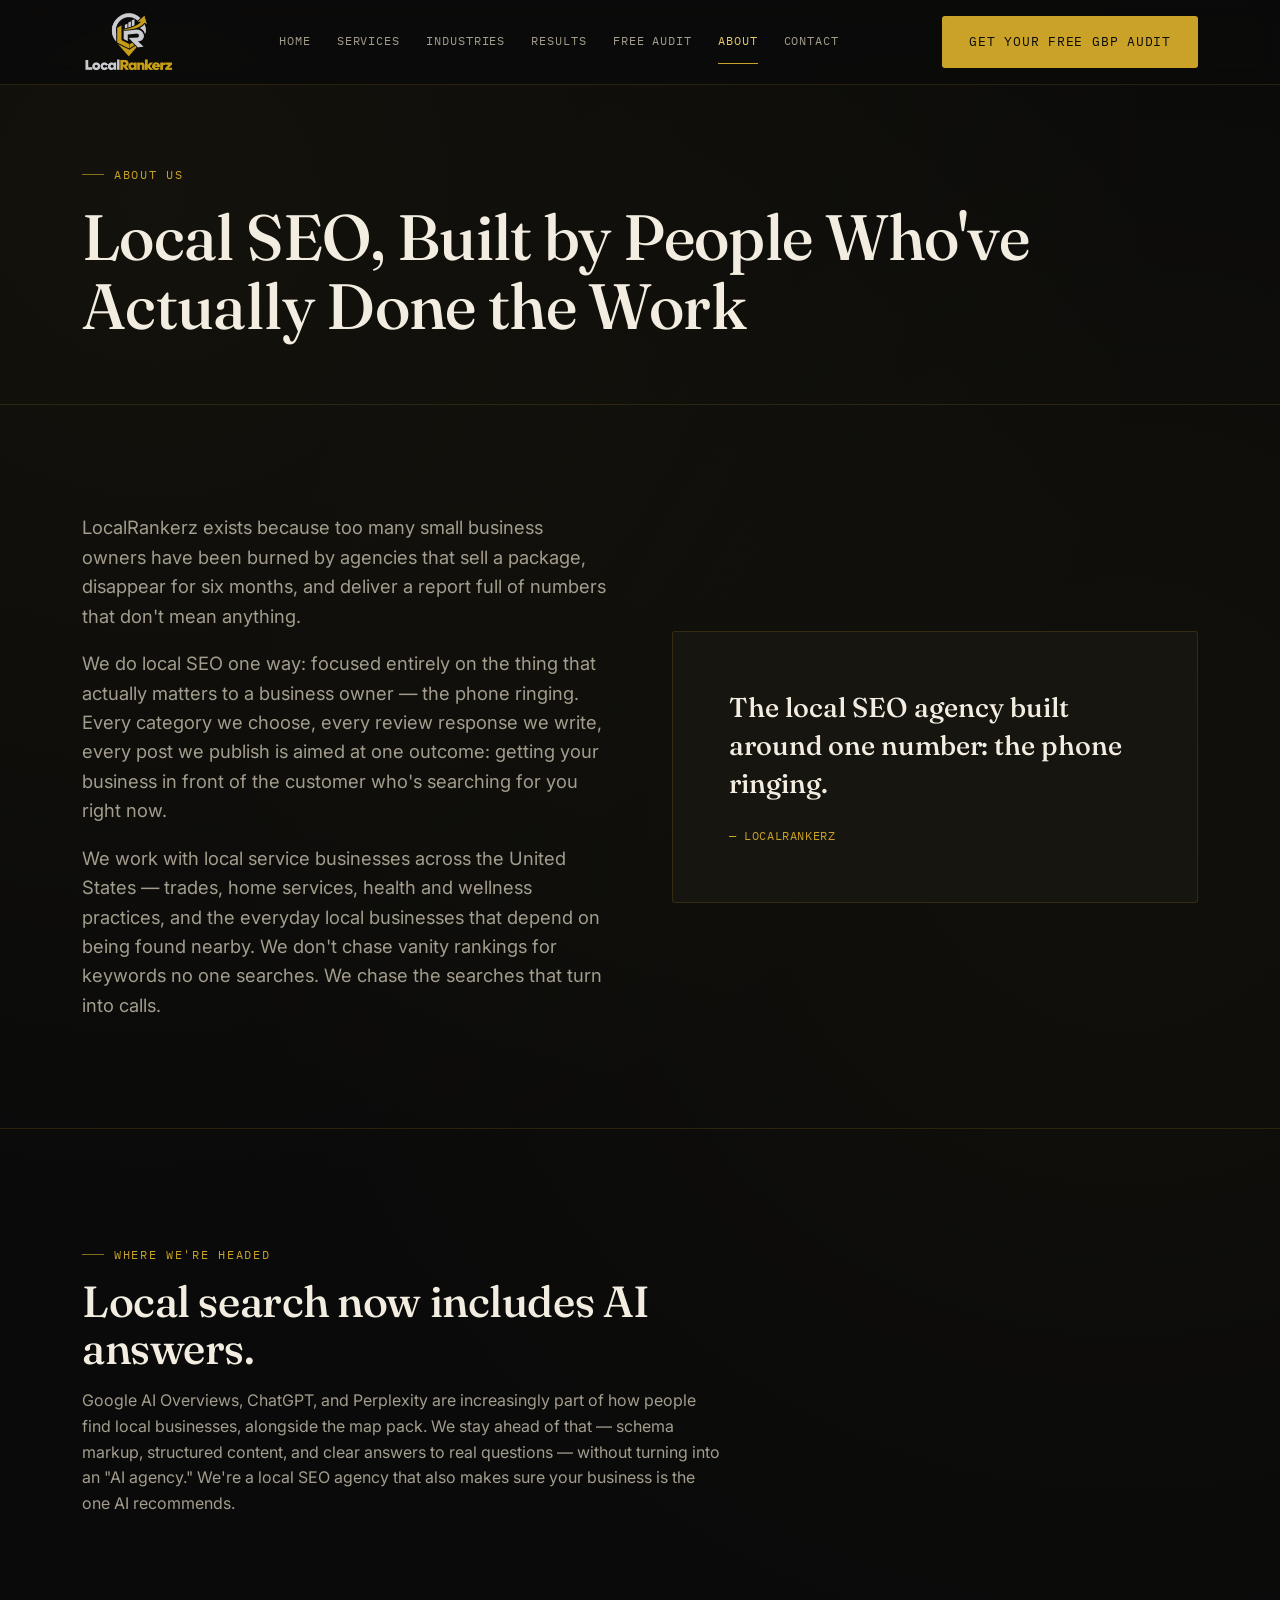
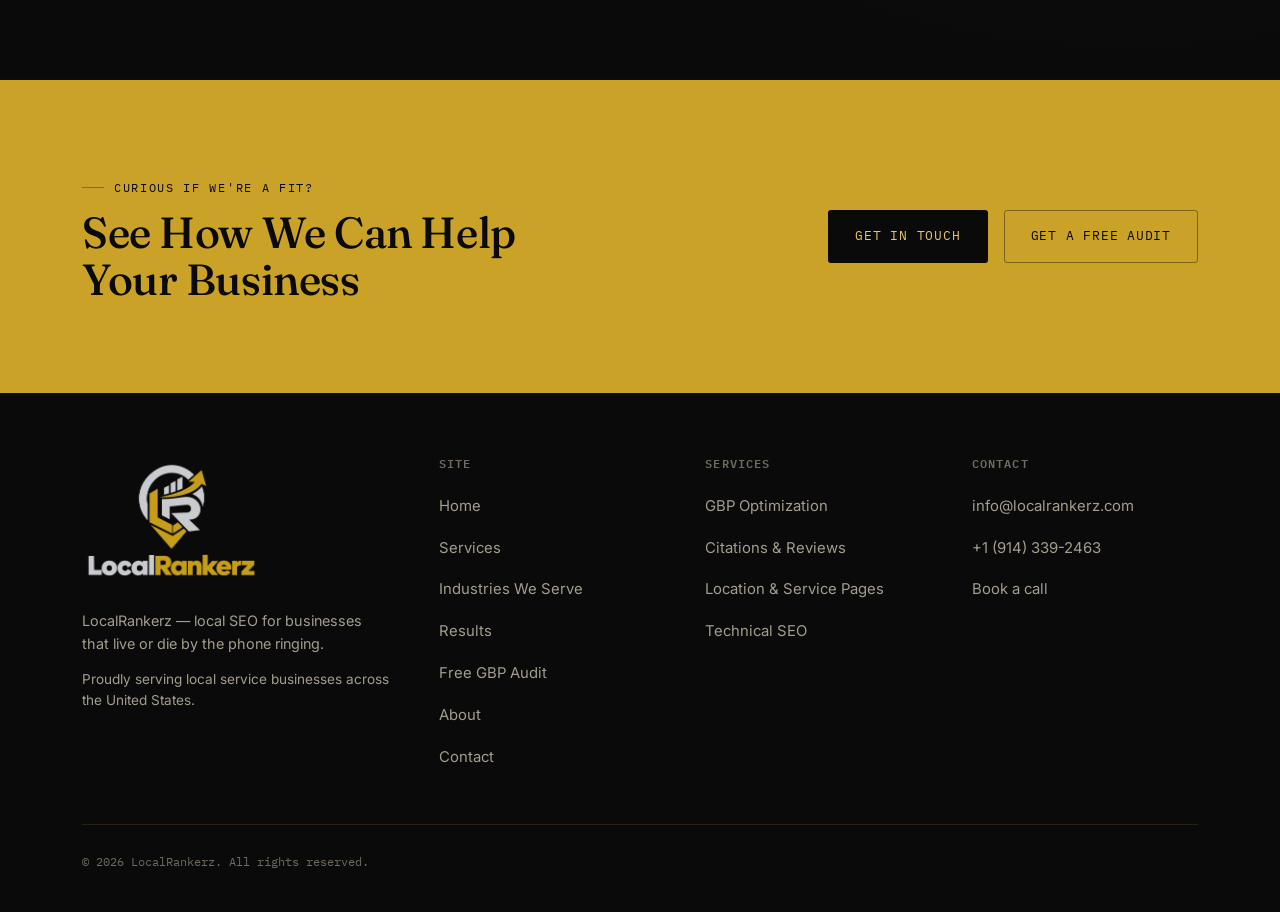
<file: about.html>
<!doctype html>
<html lang="en"><head><meta charset="utf-8">
<meta name="viewport" content="width=device-width, initial-scale=1">
<title>Page moved | LocalRankerz</title>
<link rel="canonical" href="https://localrankerz.com/about/">
<script>location.replace("about/" + location.search + location.hash);</script>
<meta http-equiv="refresh" content="0;url=about/">
</head><body><p>This page has moved. <a href="about/">Continue to about.</a></p></body></html>
</file>
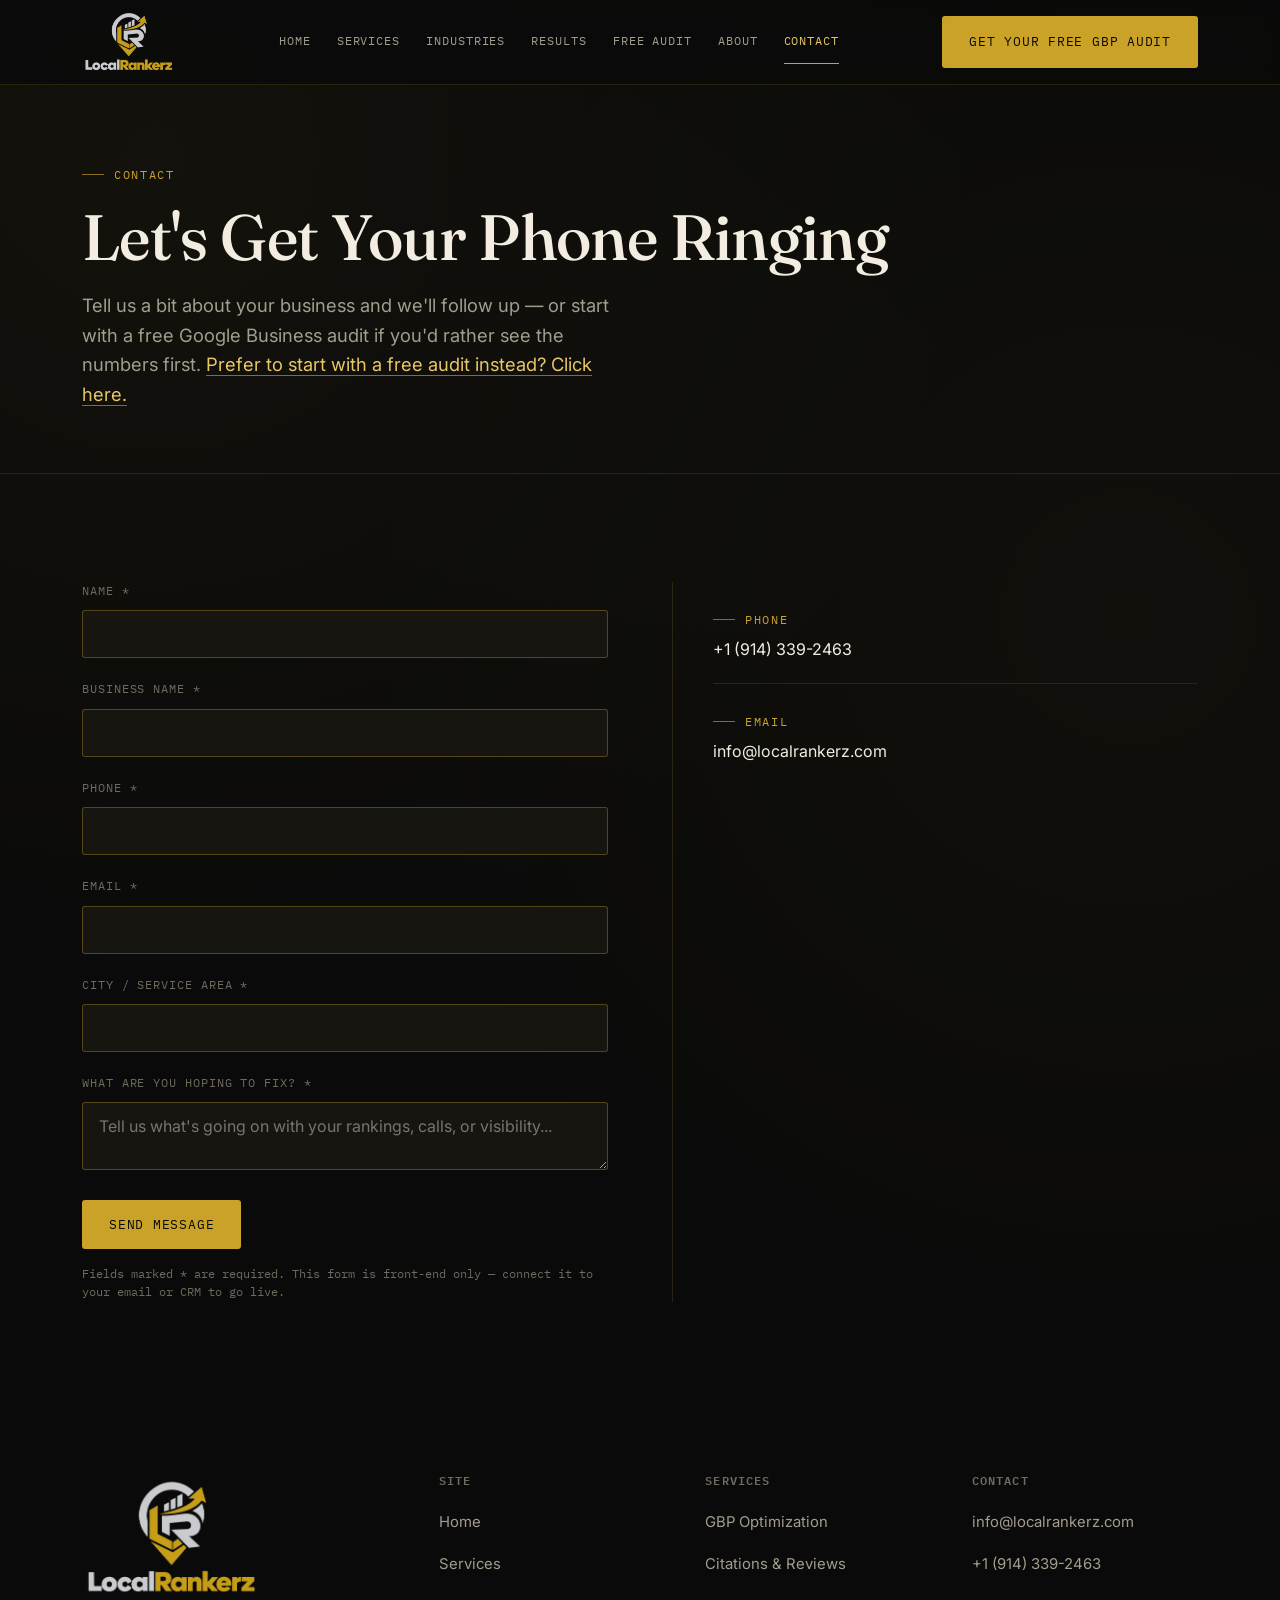
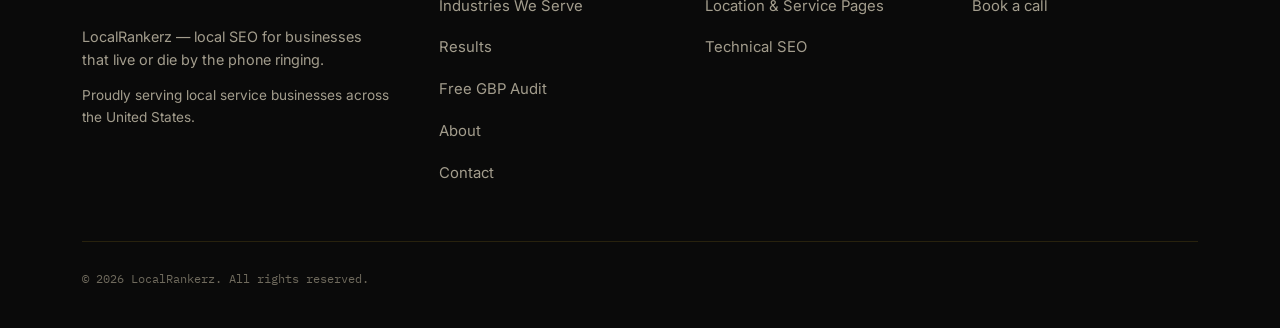
<file: contact.html>
<!doctype html>
<html lang="en"><head><meta charset="utf-8">
<meta name="viewport" content="width=device-width, initial-scale=1">
<title>Page moved | LocalRankerz</title>
<link rel="canonical" href="https://localrankerz.com/contact/">
<script>location.replace("contact/" + location.search + location.hash);</script>
<meta http-equiv="refresh" content="0;url=contact/">
</head><body><p>This page has moved. <a href="contact/">Continue to contact.</a></p></body></html>
</file>
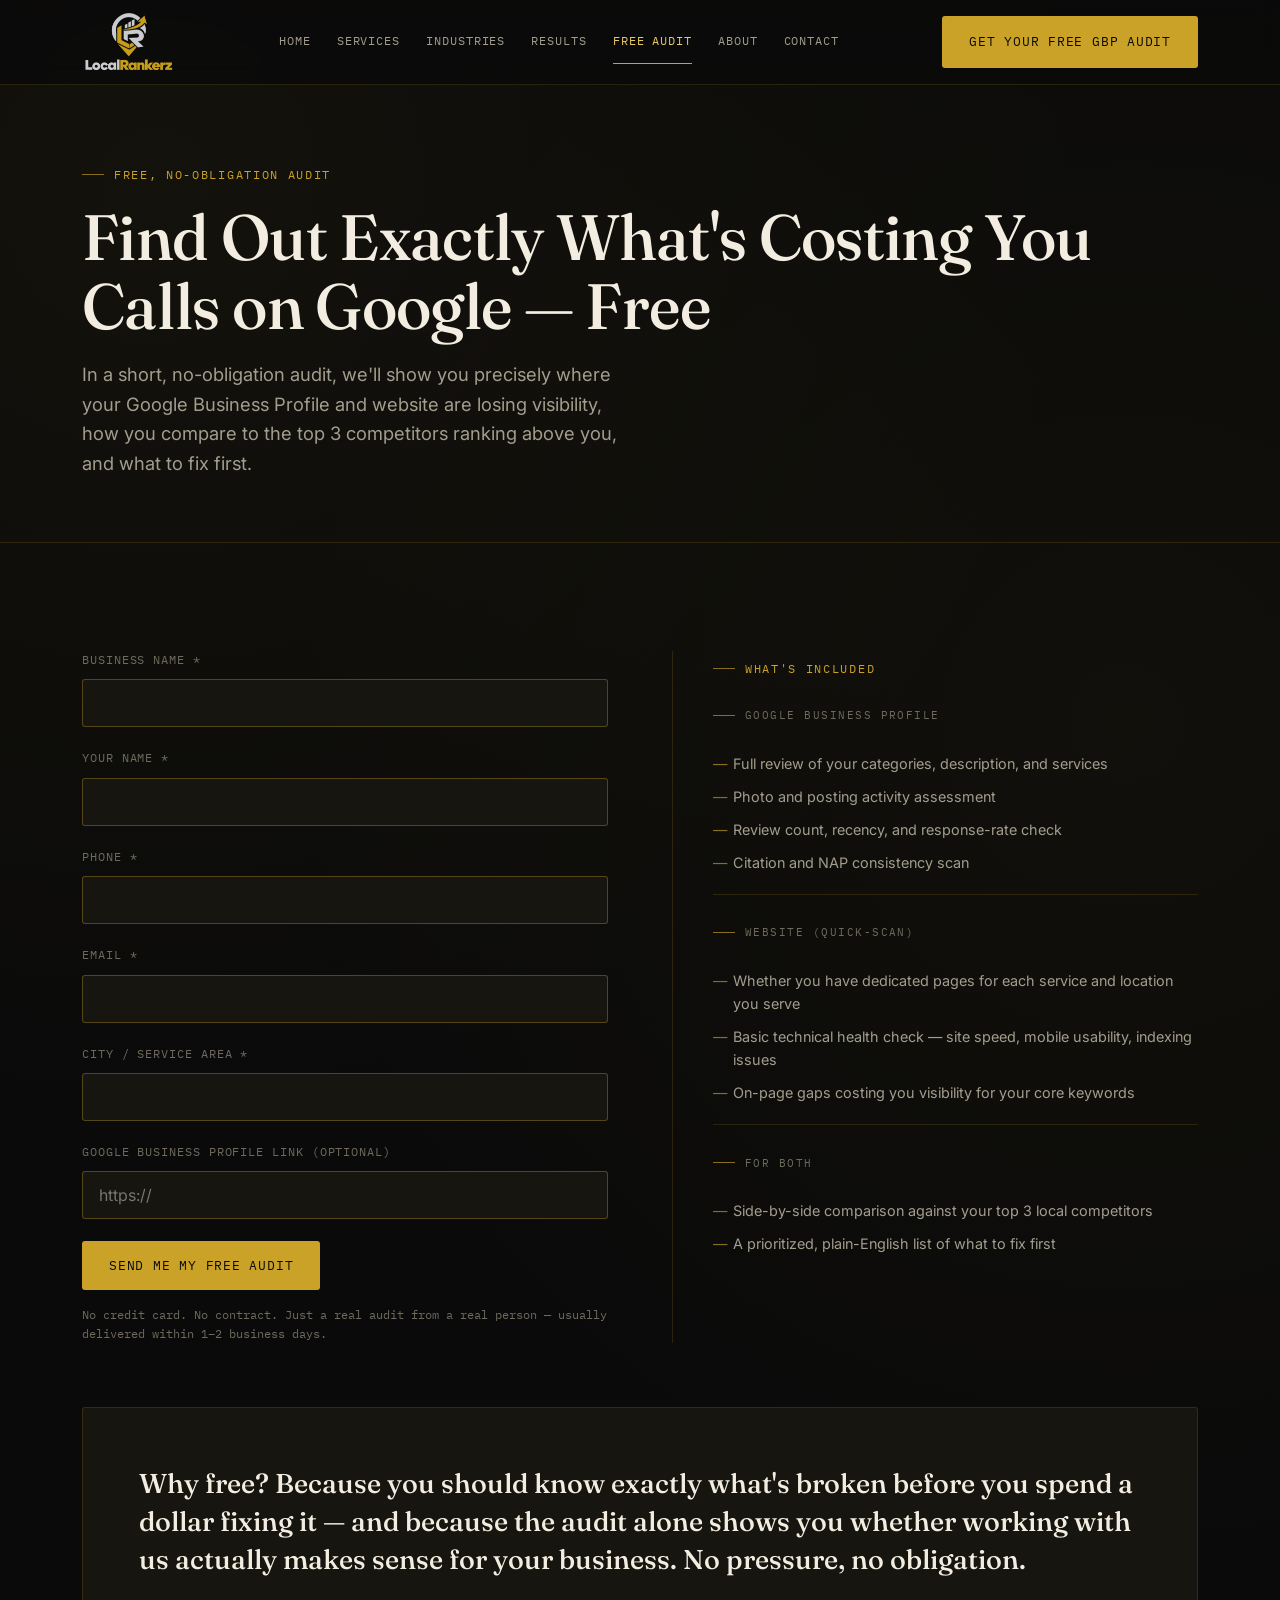
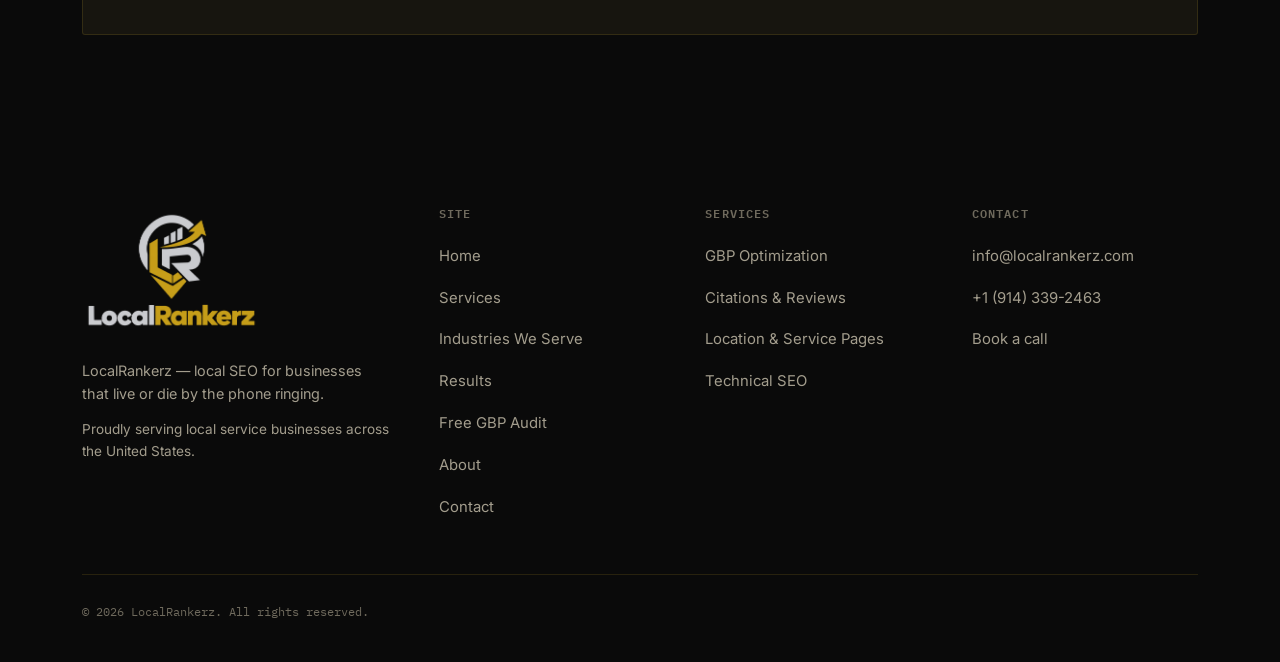
<file: free-audit.html>
<!doctype html>
<html lang="en"><head><meta charset="utf-8">
<meta name="viewport" content="width=device-width, initial-scale=1">
<title>Page moved | LocalRankerz</title>
<link rel="canonical" href="https://localrankerz.com/free-audit/">
<script>location.replace("free-audit/" + location.search + location.hash);</script>
<meta http-equiv="refresh" content="0;url=free-audit/">
</head><body><p>This page has moved. <a href="free-audit/">Continue to free audit.</a></p></body></html>
</file>
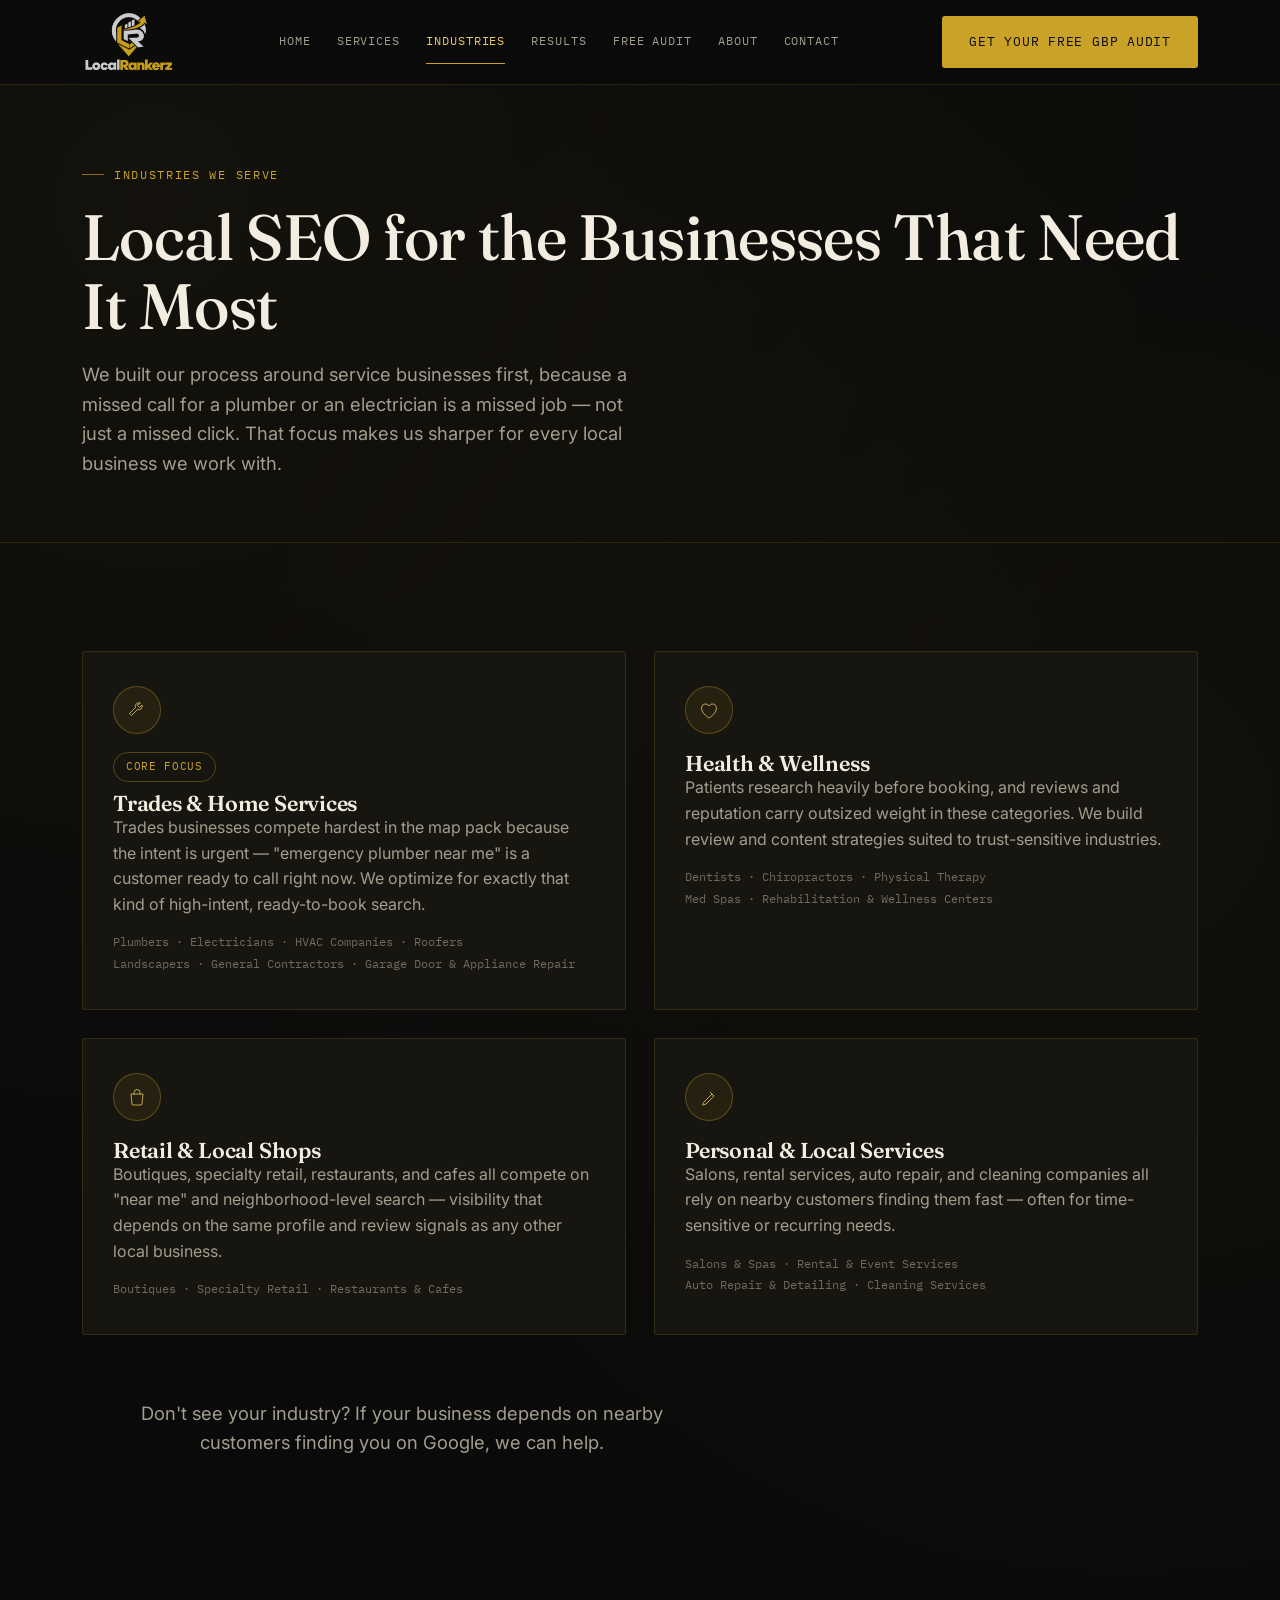
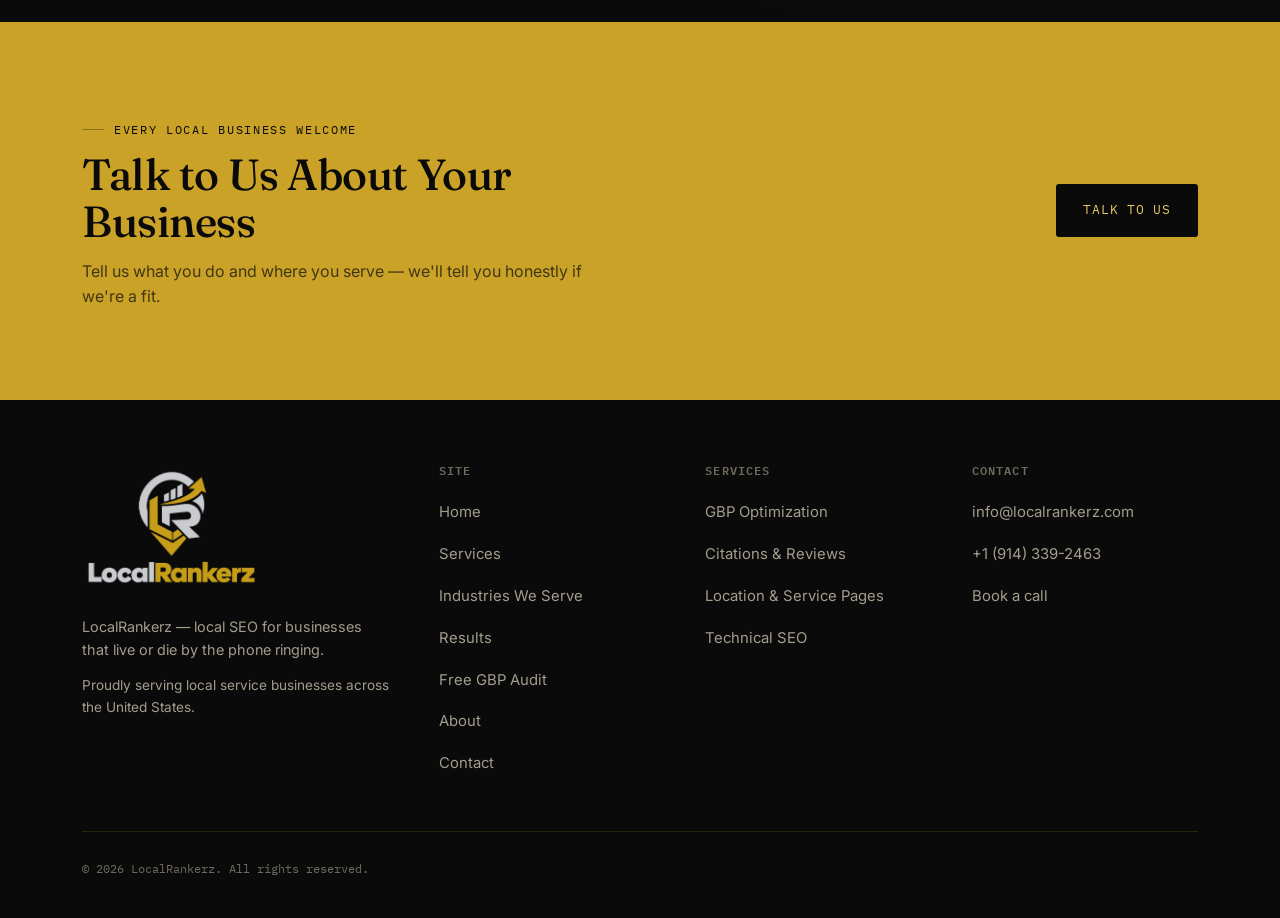
<file: industries.html>
<!doctype html>
<html lang="en"><head><meta charset="utf-8">
<meta name="viewport" content="width=device-width, initial-scale=1">
<title>Page moved | LocalRankerz</title>
<link rel="canonical" href="https://localrankerz.com/industries/">
<script>location.replace("industries/" + location.search + location.hash);</script>
<meta http-equiv="refresh" content="0;url=industries/">
</head><body><p>This page has moved. <a href="industries/">Continue to industries.</a></p></body></html>
</file>
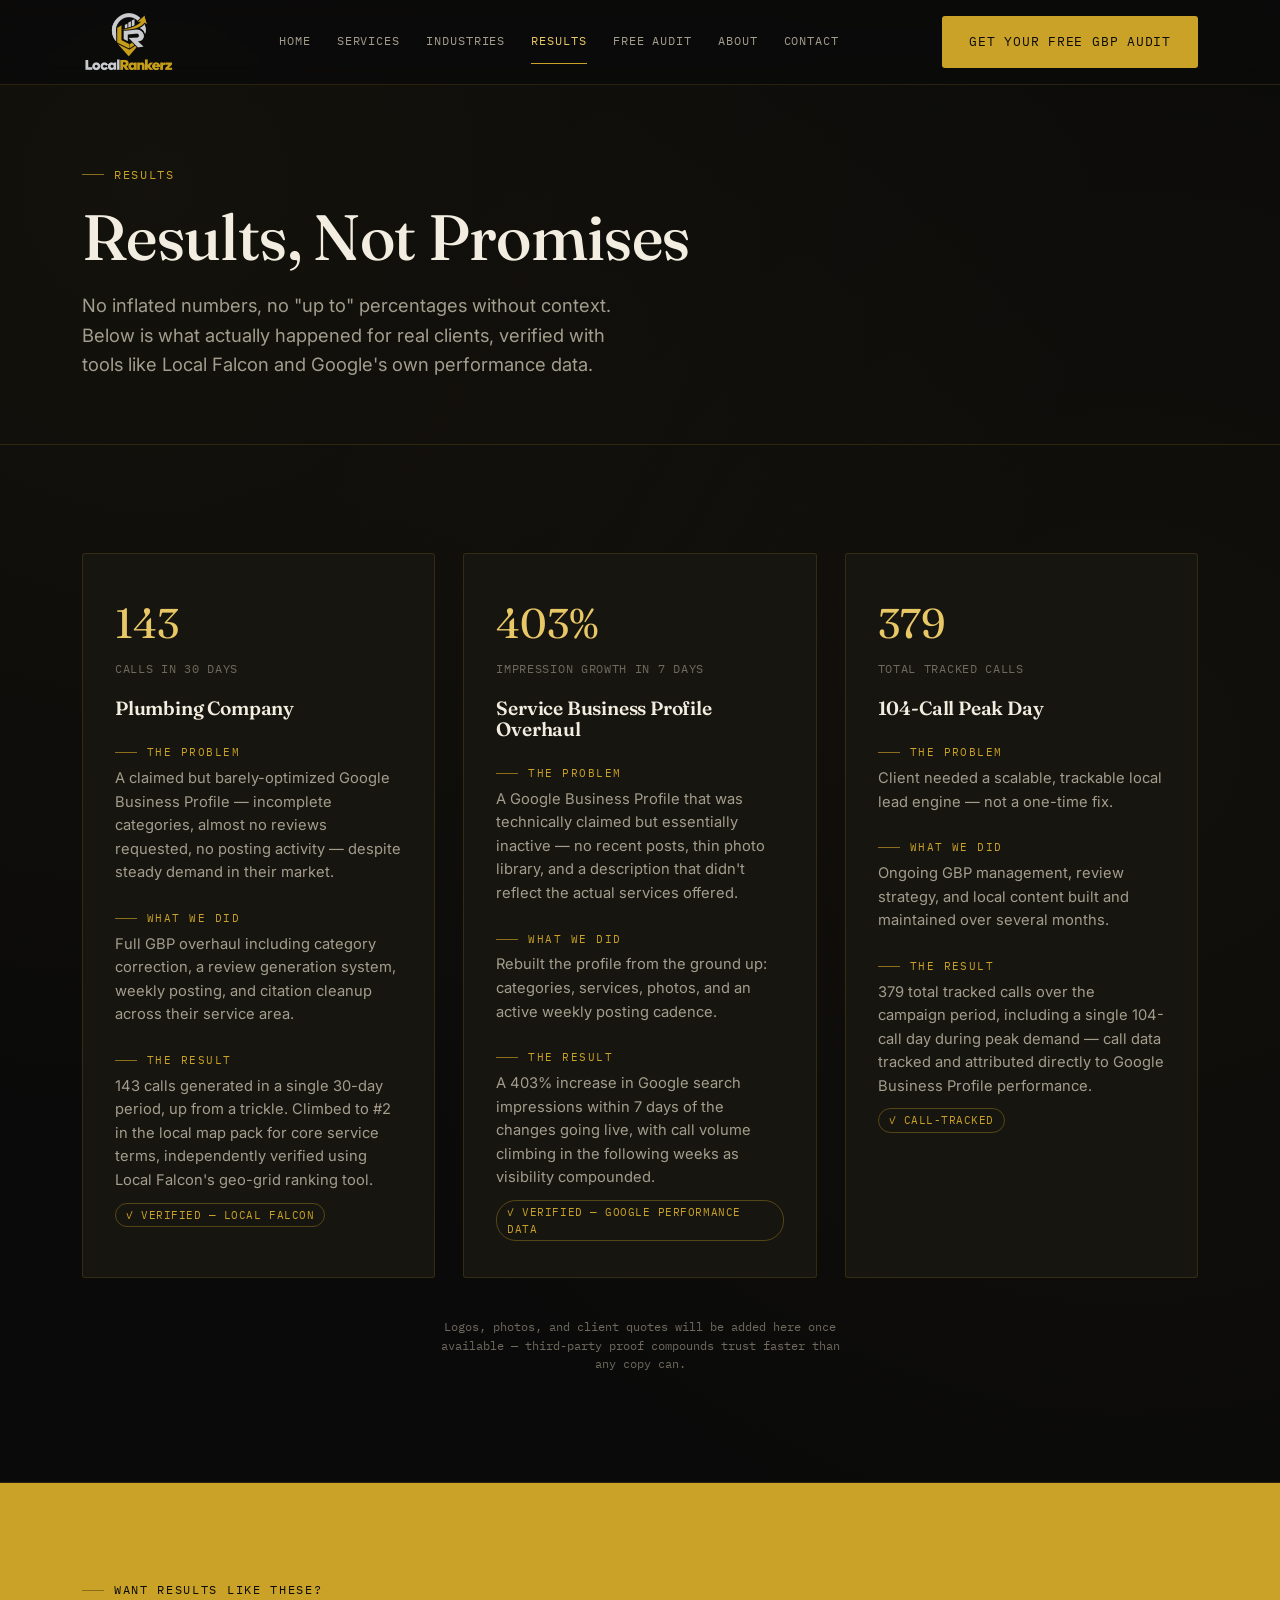
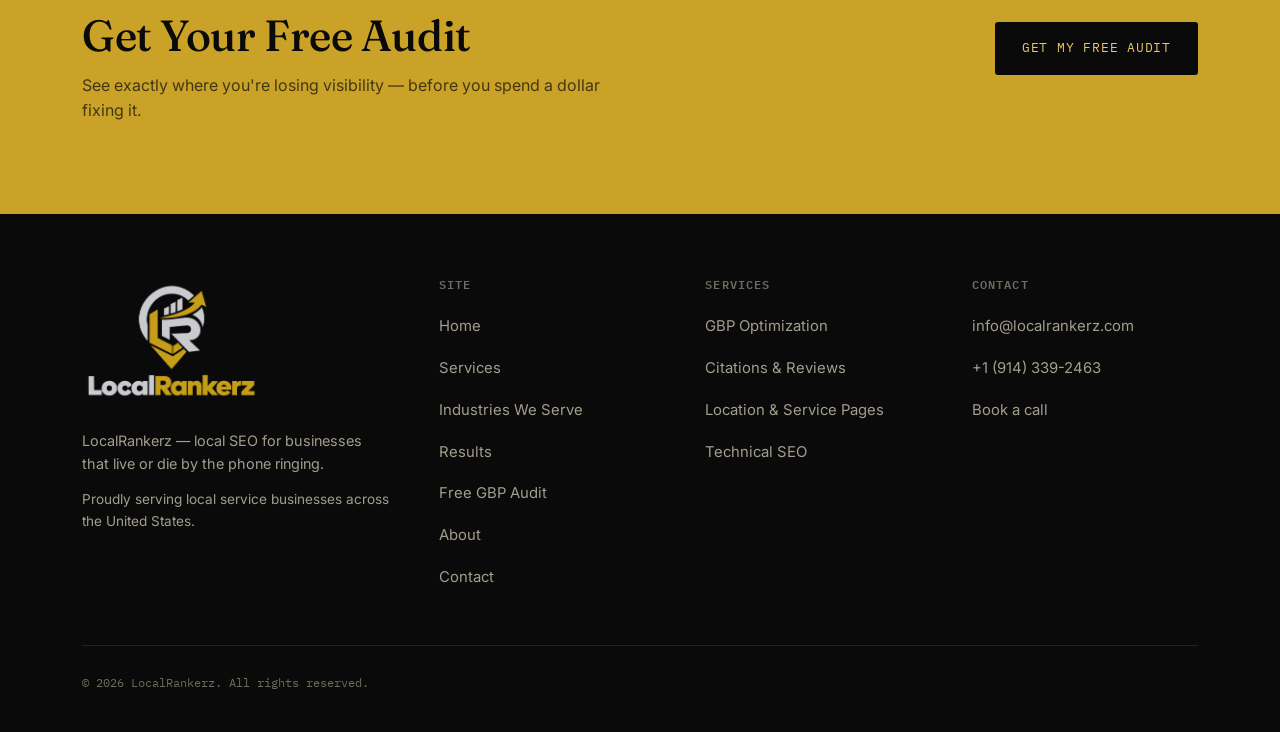
<file: results.html>
<!doctype html>
<html lang="en"><head><meta charset="utf-8">
<meta name="viewport" content="width=device-width, initial-scale=1">
<title>Page moved | LocalRankerz</title>
<link rel="canonical" href="https://localrankerz.com/results/">
<script>location.replace("results/" + location.search + location.hash);</script>
<meta http-equiv="refresh" content="0;url=results/">
</head><body><p>This page has moved. <a href="results/">Continue to results.</a></p></body></html>
</file>
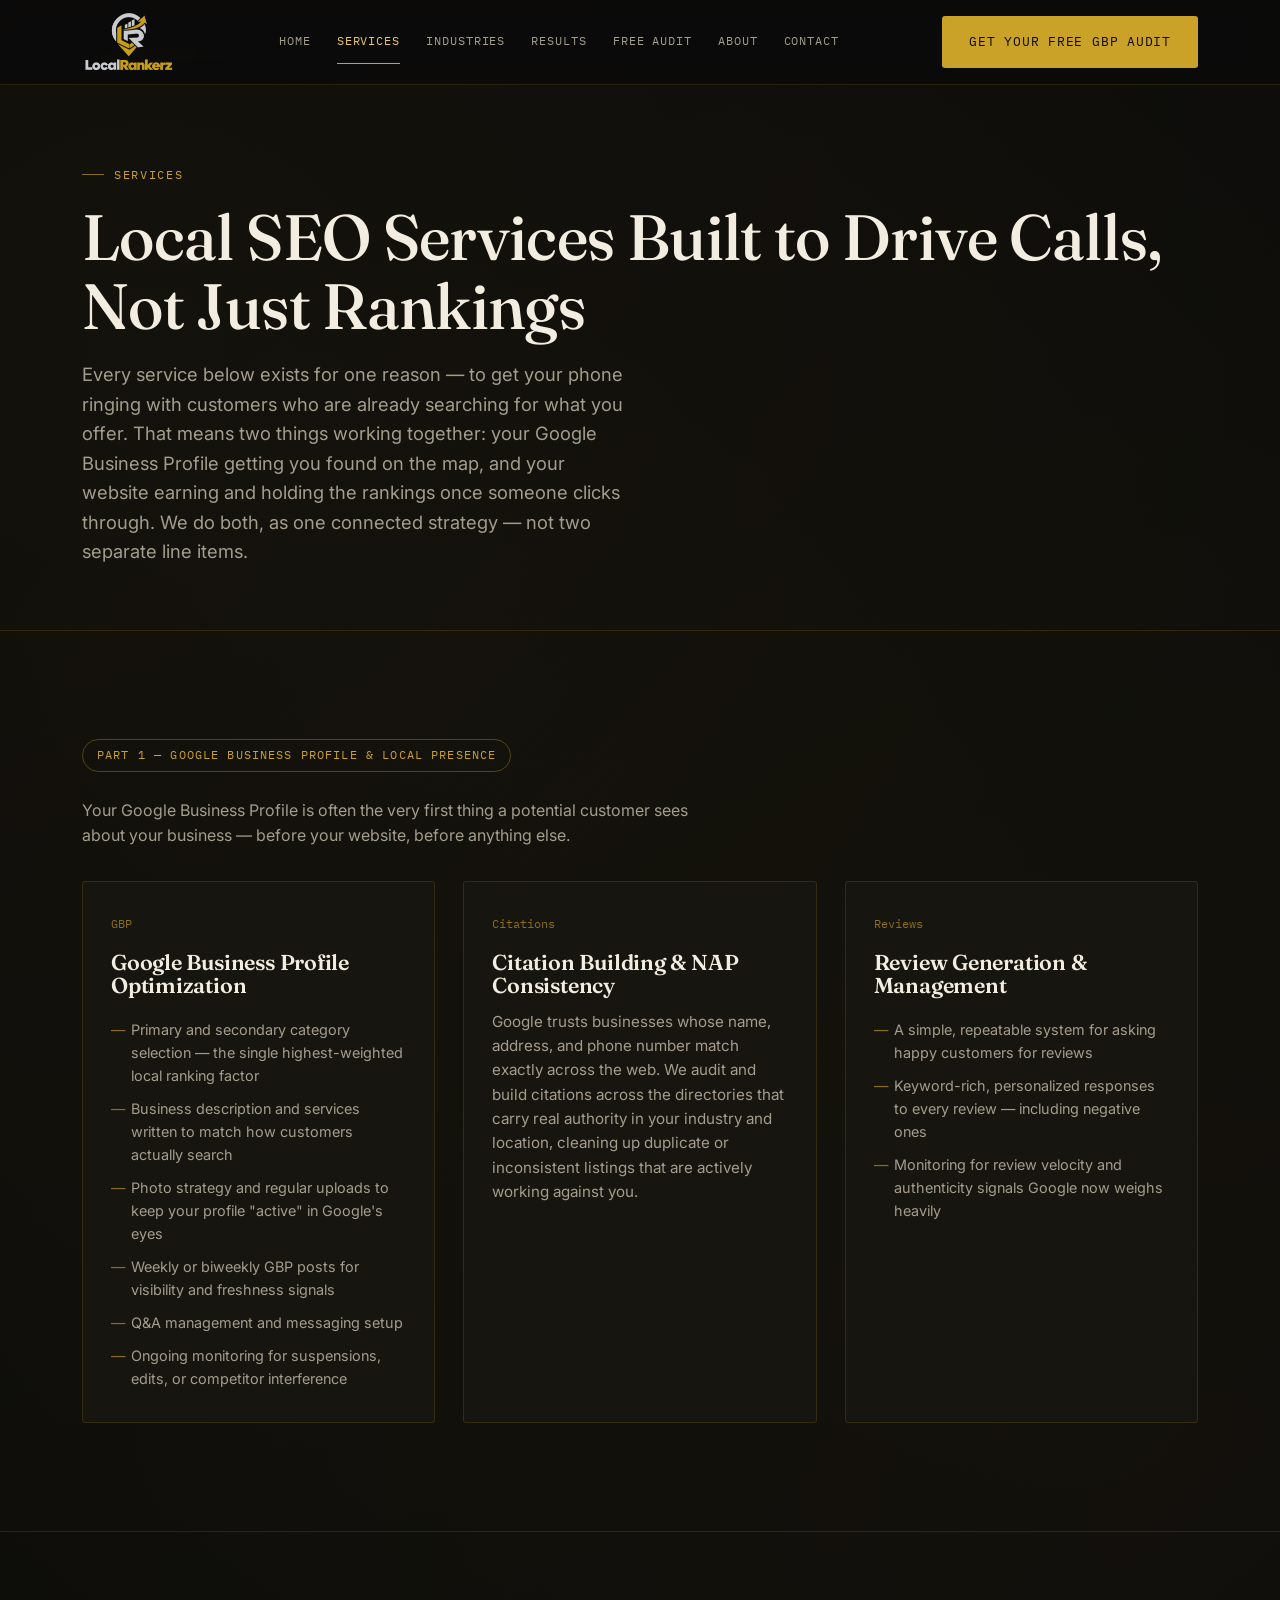
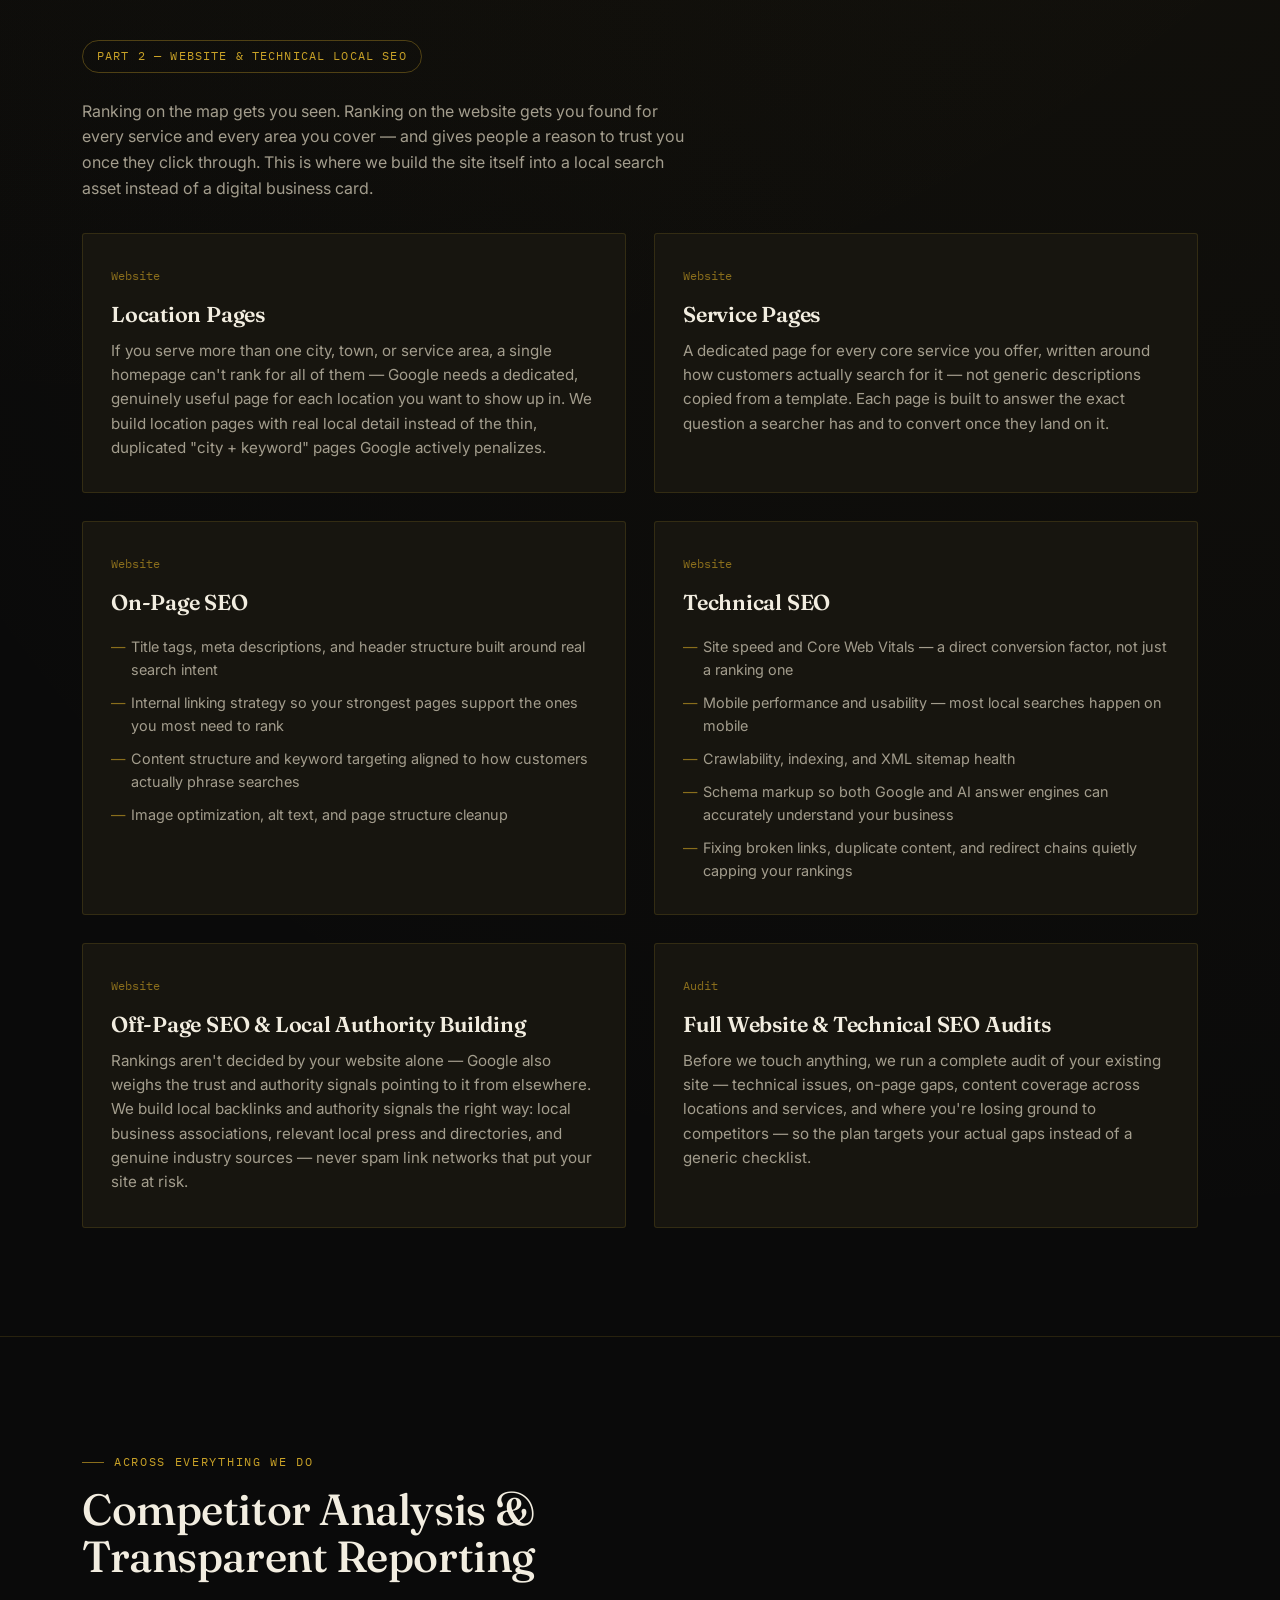
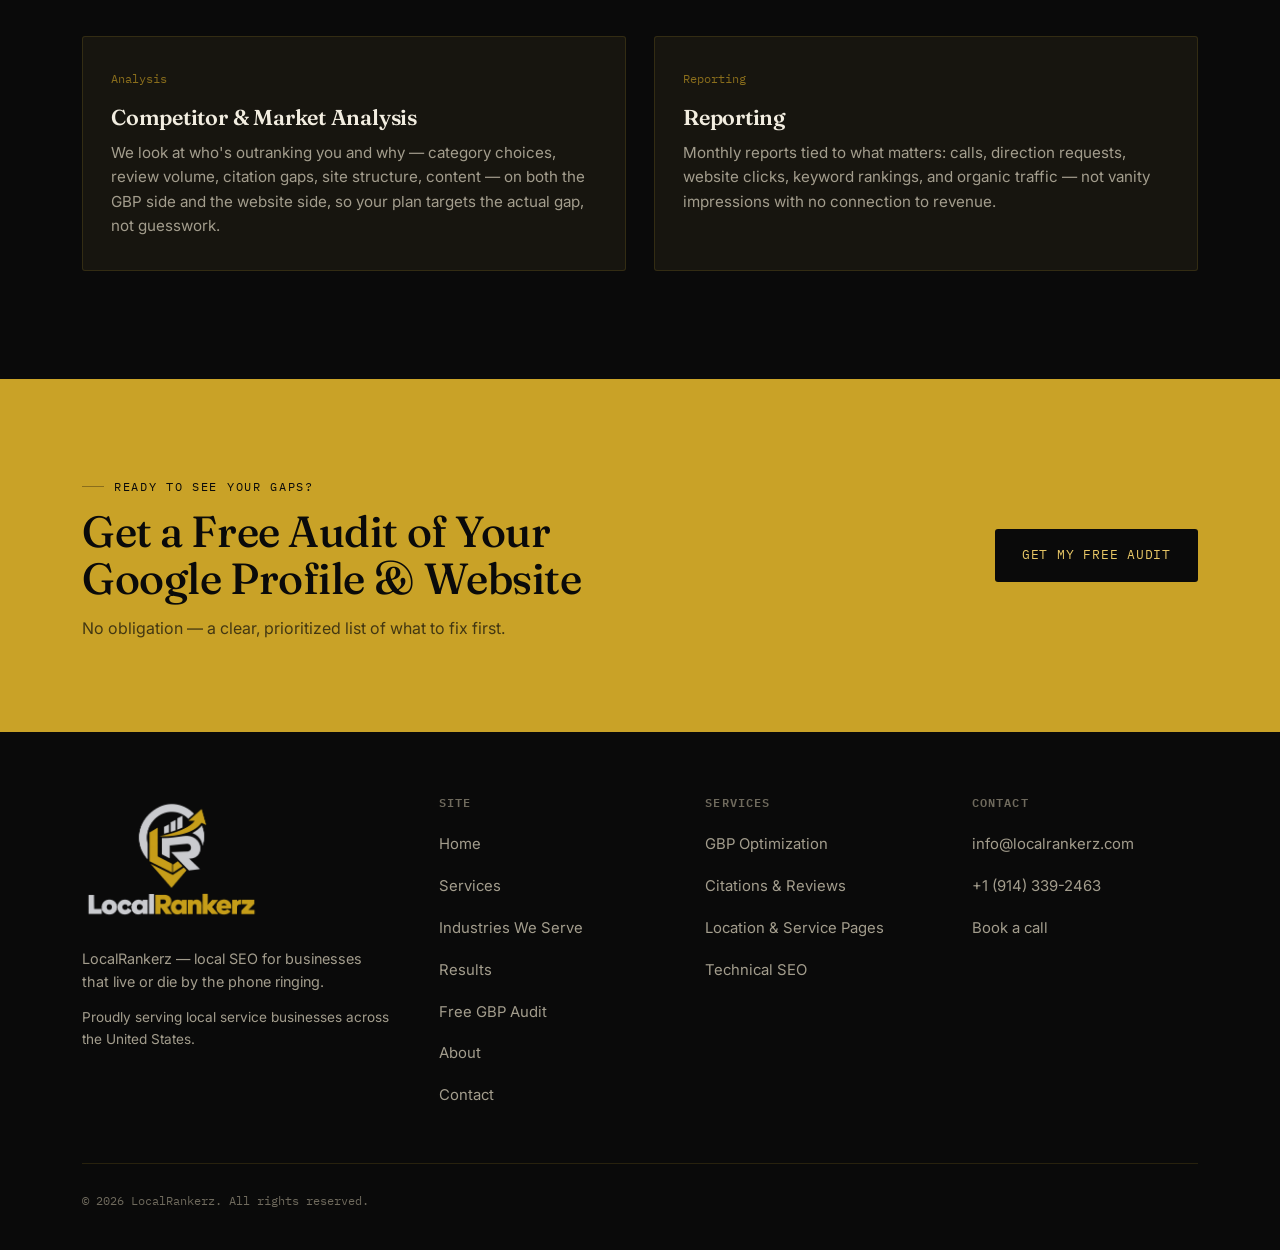
<file: services.html>
<!doctype html>
<html lang="en"><head><meta charset="utf-8">
<meta name="viewport" content="width=device-width, initial-scale=1">
<title>Page moved | LocalRankerz</title>
<link rel="canonical" href="https://localrankerz.com/services/">
<script>location.replace("services/" + location.search + location.hash);</script>
<meta http-equiv="refresh" content="0;url=services/">
</head><body><p>This page has moved. <a href="services/">Continue to services.</a></p></body></html>
</file>
<file: assets/style.css>
/* ============================================================
   SUMMIT SEO — Design tokens
   Palette: near-black ground, warm gold accent (premium, not neon)
   Type: Fraunces (display serif) + Inter (body) + IBM Plex Mono (data/labels)
   ============================================================ */

:root {
  --bg: #0a0a0a;
  --bg-alt: #121110;
  --surface: #17150f;
  --surface-2: #1d1a13;
  --border: rgba(201, 162, 39, 0.16);
  --border-strong: rgba(201, 162, 39, 0.35);

  --gold: #c9a227;
  --gold-bright: #e8c766;
  --gold-dim: #8a6e1c;

  --text: #f2ede0;
  --text-muted: #a39d8d;
  --text-faint: #6f6a5d;

  --ink: #0a0a0a; /* text-on-gold */

  --serif: "Fraunces", "Iowan Old Style", Georgia, serif;
  --sans: "Inter", -apple-system, BlinkMacSystemFont, "Segoe UI", sans-serif;
  --mono: "IBM Plex Mono", ui-monospace, SFMono-Regular, monospace;

  --container: 1180px;
  --radius: 3px;
  --ease: cubic-bezier(0.22, 1, 0.36, 1);
}

@media (prefers-reduced-motion: reduce) {
  *, *::before, *::after {
    animation-duration: 0.01ms !important;
    animation-iteration-count: 1 !important;
    transition-duration: 0.01ms !important;
    scroll-behavior: auto !important;
  }
}

* { box-sizing: border-box; }
html { scroll-behavior: smooth; }

body {
  margin: 0;
  background: var(--bg);
  color: var(--text);
  font-family: var(--sans);
  font-size: 16px;
  line-height: 1.6;
  -webkit-font-smoothing: antialiased;
  background-image:
    radial-gradient(circle at 12% 8%, rgba(201, 162, 39, 0.05), transparent 40%),
    radial-gradient(circle at 88% 32%, rgba(201, 162, 39, 0.04), transparent 45%);
}

img { max-width: 100%; display: block; }
a { color: inherit; text-decoration: none; }

::selection { background: var(--gold-dim); color: var(--text); }

:focus-visible {
  outline: 2px solid var(--gold-bright);
  outline-offset: 3px;
}

.wrap {
  max-width: var(--container);
  margin: 0 auto;
  padding: 0 32px;
}

.eyebrow {
  font-family: var(--mono);
  font-size: 12px;
  letter-spacing: 0.14em;
  text-transform: uppercase;
  color: var(--gold);
  display: inline-flex;
  align-items: center;
  gap: 10px;
}
.eyebrow::before {
  content: "";
  width: 22px;
  height: 1px;
  background: var(--gold-dim);
}

h1, h2, h3, h4 {
  font-family: var(--serif);
  font-weight: 600;
  line-height: 1.08;
  letter-spacing: -0.01em;
  margin: 0;
  color: var(--text);
}

h1 { font-size: clamp(2.6rem, 5vw, 4.4rem); font-weight: 500; }
h2 { font-size: clamp(1.9rem, 3.4vw, 2.8rem); font-weight: 500; }
h3 { font-size: 1.35rem; font-weight: 600; }

p { color: var(--text-muted); margin: 0; }
.lede { font-size: 1.15rem; color: var(--text-muted); max-width: 46ch; }

.section {
  padding: 108px 0;
  border-bottom: 1px solid var(--border);
}
.section-head {
  max-width: 640px;
  margin-bottom: 56px;
}
.section-head h2 { margin-top: 14px; }
.section-head p { margin-top: 16px; }

/* ---------- Buttons ---------- */
.btn {
  display: inline-flex;
  align-items: center;
  gap: 10px;
  font-family: var(--mono);
  font-size: 13px;
  letter-spacing: 0.06em;
  text-transform: uppercase;
  padding: 15px 26px;
  border-radius: var(--radius);
  border: 1px solid transparent;
  cursor: pointer;
  transition: transform 0.35s var(--ease), background 0.35s var(--ease), border-color 0.35s var(--ease), color .35s var(--ease);
  white-space: nowrap;
}
.btn-gold {
  background: var(--gold);
  color: var(--ink);
}
.btn-gold:hover { background: var(--gold-bright); transform: translateY(-1px); }
.btn-ghost {
  background: transparent;
  border-color: var(--border-strong);
  color: var(--text);
}
.btn-ghost:hover { border-color: var(--gold); color: var(--gold-bright); }
.btn-row { display: flex; gap: 16px; flex-wrap: wrap; }

/* ---------- Nav ---------- */
.nav {
  position: sticky;
  top: 0;
  z-index: 50;
  background: rgba(10, 10, 10, 0.82);
  backdrop-filter: blur(10px);
  border-bottom: 1px solid var(--border);
}
.nav .wrap {
  display: flex;
  align-items: center;
  justify-content: space-between;
  height: 84px;
}
.brand {
  font-family: var(--serif);
  font-size: 1.25rem;
  letter-spacing: 0.02em;
  color: var(--text);
  display: flex;
  align-items: baseline;
  gap: 8px;
}
.brand .dot { color: var(--gold); }
.brand small {
  font-family: var(--mono);
  font-size: 10px;
  letter-spacing: 0.18em;
  color: var(--text-faint);
  text-transform: uppercase;
}
.nav-links {
  display: flex;
  align-items: center;
  gap: 26px;
  list-style: none;
  margin: 0;
  padding: 0;
}
.nav-links a {
  font-family: var(--mono);
  font-size: 11.5px;
  letter-spacing: 0.08em;
  text-transform: uppercase;
  color: var(--text-muted);
  padding: 6px 0;
  border-bottom: 1px solid transparent;
  transition: color .25s var(--ease), border-color .25s var(--ease);
}
.nav-links a:hover,
.nav-links a[aria-current="page"] { color: var(--gold-bright); border-color: var(--gold); }

@media (max-width: 1150px) {
  .nav .wrap {
    flex-wrap: wrap;
    height: auto;
    padding-top: 16px;
    padding-bottom: 14px;
    row-gap: 12px;
  }
  .nav-links {
    order: 3;
    flex-basis: 100%;
    justify-content: center;
    flex-wrap: wrap;
    gap: 8px 18px;
    padding-top: 14px;
    border-top: 1px solid var(--border);
  }
}
@media (max-width: 560px) {
  .nav-links { gap: 6px 14px; }
  .nav-links a { font-size: 11px; }
  .nav-cta .btn-gold { padding: 12px 18px; font-size: 12px; }
}
.nav-cta { display: flex; align-items: center; gap: 18px; }

/* ---------- Hero ---------- */
.hero {
  padding: 88px 0 100px;
  border-bottom: 1px solid var(--border);
  position: relative;
  overflow: hidden;
}
.hero .wrap {
  display: grid;
  grid-template-columns: 1.1fr 0.9fr;
  gap: 64px;
  align-items: center;
}
.hero h1 { margin-top: 20px; }
.hero .lede { margin-top: 22px; }
.hero .btn-row { margin-top: 36px; }
@media (max-width: 940px) {
  .hero .wrap { grid-template-columns: 1fr; }
}

/* Signature element: SERP rank-climb card */
.serp-card {
  background: var(--surface);
  border: 1px solid var(--border-strong);
  border-radius: var(--radius);
  padding: 28px;
  position: relative;
}
.serp-card .serp-head {
  display: flex; justify-content: space-between; align-items: center;
  font-family: var(--mono); font-size: 11px; letter-spacing: .1em; text-transform: uppercase;
  color: var(--text-faint); margin-bottom: 20px; padding-bottom: 16px; border-bottom: 1px solid var(--border);
}
.serp-row {
  display: flex; align-items: center; gap: 16px;
  padding: 14px 0; border-bottom: 1px dashed var(--border);
}
.serp-row:last-child { border-bottom: none; }
.serp-rank {
  font-family: var(--mono); font-size: 13px; color: var(--text-faint);
  width: 28px; text-align: right;
}
.serp-row.is-you .serp-rank { color: var(--gold-bright); font-weight: 700; }
.serp-line1 { height: 9px; width: 72%; background: var(--border-strong); border-radius: 2px; margin-bottom: 8px; }
.serp-line2 { height: 7px; width: 46%; background: var(--border); border-radius: 2px; }
.serp-row.is-you .serp-line1 { background: var(--gold-dim); width: 82%; }
.serp-row.is-you .serp-line2 { background: rgba(201,162,39,.28); width: 56%; }
.serp-badge {
  margin-left: auto; font-family: var(--mono); font-size: 11px; color: var(--bg);
  background: var(--gold); padding: 3px 9px; border-radius: 20px; white-space: nowrap;
}
.serp-foot { margin-top: 20px; padding-top: 18px; border-top: 1px solid var(--border);
  display: flex; justify-content: space-between; font-family: var(--mono); font-size: 11px; color: var(--text-faint); }
.serp-foot strong { color: var(--gold-bright); }

/* ---------- Stat / trust bar ---------- */
.statbar { padding: 48px 0; border-bottom: 1px solid var(--border); }
.statbar .wrap { display: grid; grid-template-columns: repeat(4, 1fr); gap: 24px; }
.stat { text-align: left; }
.stat .num { font-family: var(--serif); font-size: 2.4rem; color: var(--gold-bright); }
.stat .label { font-family: var(--mono); font-size: 11.5px; letter-spacing: .06em; text-transform: uppercase; color: var(--text-faint); margin-top: 6px; }
@media (max-width: 760px) { .statbar .wrap { grid-template-columns: repeat(2, 1fr); } }

/* ---------- Cards / grid ---------- */
.grid { display: grid; gap: 28px; }
.grid-4 { grid-template-columns: repeat(4, 1fr); }
.grid-3 { grid-template-columns: repeat(3, 1fr); }
.grid-2 { grid-template-columns: repeat(2, 1fr); }
@media (max-width: 980px) { .grid-4 { grid-template-columns: repeat(2, 1fr); } .grid-3 { grid-template-columns: repeat(2,1fr); } }
@media (max-width: 640px) { .grid-4, .grid-3, .grid-2 { grid-template-columns: 1fr; } }

.card {
  background: var(--surface);
  border: 1px solid var(--border);
  border-radius: var(--radius);
  padding: 32px 28px;
  transition: border-color .3s var(--ease), transform .3s var(--ease);
}
.card:hover { border-color: var(--border-strong); transform: translateY(-3px); }
.card .num-mark {
  font-family: var(--mono); font-size: 12px; color: var(--gold-dim);
  margin-bottom: 18px; display: block;
}
.card h3 { margin-bottom: 12px; }
.card p { font-size: .95rem; }
.card a.card-link {
  display: inline-flex; align-items: center; gap: 6px; margin-top: 18px;
  font-family: var(--mono); font-size: 12px; letter-spacing: .05em; text-transform: uppercase;
  color: var(--gold); border-bottom: 1px solid var(--gold-dim);
}
.card a.card-link:hover { color: var(--gold-bright); border-color: var(--gold-bright); }

/* ---------- Process (numbered — genuinely sequential) ---------- */
.process-list { display: grid; grid-template-columns: repeat(4, 1fr); gap: 0; border-top: 1px solid var(--border); }
.process-item { padding: 32px 28px 32px 0; border-right: 1px solid var(--border); }
.process-item:last-child { border-right: none; }
.process-item .idx { font-family: var(--mono); font-size: 13px; color: var(--gold); }
.process-item h3 { margin-top: 14px; font-size: 1.1rem; }
.process-item p { margin-top: 10px; font-size: .92rem; }
@media (max-width: 900px) {
  .process-list { grid-template-columns: 1fr 1fr; }
  .process-item { border-right: none; border-bottom: 1px solid var(--border); padding: 28px 0; }
}
@media (max-width: 560px) { .process-list { grid-template-columns: 1fr; } }

/* ---------- Testimonial ---------- */
.testimonial {
  background: var(--surface);
  border: 1px solid var(--border);
  border-radius: var(--radius);
  padding: 56px;
}
.testimonial blockquote {
  font-family: var(--serif); font-size: clamp(1.3rem, 2.4vw, 1.7rem); font-weight: 500;
  color: var(--text); margin: 0; line-height: 1.4;
}
.testimonial cite { display: block; margin-top: 24px; font-style: normal; font-family: var(--mono);
  font-size: 12px; letter-spacing: .05em; color: var(--gold); text-transform: uppercase; }

/* ---------- CTA band (inverted — signature contrast moment) ---------- */
.cta-band {
  background: var(--gold);
  color: var(--ink);
  padding: 90px 0;
}
.cta-band h2 { color: var(--ink); }
.cta-band p { color: rgba(10,10,10,0.7); }
.cta-band .btn-ghost { border-color: rgba(10,10,10,0.4); color: var(--ink); }
.cta-band .btn-ghost:hover { border-color: var(--ink); color: var(--ink); background: rgba(10,10,10,0.06); }
.cta-band .btn-gold { background: var(--ink); color: var(--gold-bright); }
.cta-band .btn-gold:hover { background: #000; }
.cta-band .wrap { display: flex; align-items: center; justify-content: space-between; gap: 40px; flex-wrap: wrap; }
.cta-band .cta-copy { max-width: 520px; }
.cta-band .cta-copy h2 { margin-top: 12px; }
.cta-band .cta-copy p { margin-top: 14px; }

/* ---------- Footer ---------- */
footer { padding: 64px 0 40px; }
.footer-top { display: grid; grid-template-columns: 1.4fr repeat(3, 1fr); gap: 40px; padding-bottom: 48px; border-bottom: 1px solid var(--border); }
.footer-top h4 { font-family: var(--mono); font-size: 11.5px; letter-spacing: .1em; text-transform: uppercase; color: var(--text-faint); margin-bottom: 18px; }
.footer-top ul { list-style: none; margin: 0; padding: 0; display: flex; flex-direction: column; gap: 11px; }
.footer-top a { color: var(--text-muted); font-size: .93rem; transition: color .2s var(--ease); }
.footer-top a:hover { color: var(--gold-bright); }
.footer-bottom { display: flex; justify-content: space-between; align-items: center; padding-top: 28px; flex-wrap: wrap; gap: 16px; }
.footer-bottom p { font-family: var(--mono); font-size: 11.5px; color: var(--text-faint); }
@media (max-width: 860px) { .footer-top { grid-template-columns: 1fr 1fr; } }
@media (max-width: 560px) { .footer-top { grid-template-columns: 1fr; } }

/* ---------- Page header (inner pages) ---------- */
.page-header { padding: 72px 0 64px; border-bottom: 1px solid var(--border); }
.page-header h1 { margin-top: 18px; }
.page-header .lede { margin-top: 20px; }

/* ---------- Utility ---------- */
.mt-lg { margin-top: 64px; }
.center { text-align: center; margin-left: auto; margin-right: auto; }
.tag {
  display: inline-block; font-family: var(--mono); font-size: 11px; letter-spacing: .06em;
  text-transform: uppercase; color: var(--gold); border: 1px solid var(--border-strong);
  border-radius: 20px; padding: 5px 12px; margin-bottom: 10px;
}

/* ---------- Pricing / product cards ---------- */
.price-card {
  background: var(--surface); border: 1px solid var(--border); border-radius: var(--radius);
  padding: 40px 32px; display: flex; flex-direction: column; position: relative;
}
.price-card.is-featured { border-color: var(--gold); background: var(--surface-2); }
.price-card .badge-top {
  position: absolute; top: -13px; left: 32px; background: var(--gold); color: var(--ink);
  font-family: var(--mono); font-size: 10.5px; letter-spacing: .08em; text-transform: uppercase;
  padding: 4px 12px; border-radius: 20px;
}
.price-card .plan-name { font-family: var(--mono); font-size: 12px; letter-spacing: .08em; text-transform: uppercase; color: var(--text-faint); }
.price-card .plan-price { font-family: var(--serif); font-size: 2.6rem; color: var(--text); margin-top: 14px; }
.price-card .plan-price span { font-family: var(--mono); font-size: 13px; color: var(--text-faint); }
.price-card .plan-desc { margin-top: 12px; font-size: .92rem; }
.price-card ul { list-style: none; margin: 28px 0 32px; padding: 0; display: flex; flex-direction: column; gap: 13px; flex: 1; }
.price-card li { font-size: .93rem; color: var(--text-muted); padding-left: 22px; position: relative; }
.price-card li::before { content: "—"; position: absolute; left: 0; color: var(--gold-dim); }

/* ---------- Form ---------- */
.contact-grid { display: grid; grid-template-columns: 1fr 1fr; gap: 64px; }
@media (max-width: 900px) { .contact-grid { grid-template-columns: 1fr; } }
.field { margin-bottom: 22px; }
.field label {
  display: block; font-family: var(--mono); font-size: 11.5px; letter-spacing: .08em; text-transform: uppercase;
  color: var(--text-faint); margin-bottom: 10px;
}
.field input, .field select, .field textarea {
  width: 100%; background: var(--surface); border: 1px solid var(--border-strong); border-radius: var(--radius);
  padding: 13px 16px; color: var(--text); font-family: var(--sans); font-size: .95rem;
}
.field input:focus, .field select:focus, .field textarea:focus {
  outline: none; border-color: var(--gold);
}
.field textarea { resize: vertical; min-height: 120px; }
.form-note { font-family: var(--mono); font-size: 11.5px; color: var(--text-faint); margin-top: 4px; }
.info-block { border-left: 1px solid var(--border); padding-left: 40px; }
@media (max-width: 900px) { .info-block { border-left: none; padding-left: 0; padding-top: 20px; border-top: 1px solid var(--border); } }
.info-row { padding: 20px 0; border-bottom: 1px solid var(--border); }
.info-row .eyebrow { margin-bottom: 8px; }
.info-row p { color: var(--text); font-size: 1rem; }
#form-status { margin-top: 16px; font-family: var(--mono); font-size: 12.5px; }
#form-status.ok { color: var(--gold-bright); }

/* ============================================================
   LOCALRANKERZ — additions (icon link-cards, FAQ, case studies)
   ============================================================ */

/* Icon-based photo/link cards on Home — interlink to other pages */
.icon-grid {
  display: grid;
  grid-template-columns: repeat(3, 1fr);
  gap: 24px;
}
@media (max-width: 980px) { .icon-grid { grid-template-columns: repeat(2, 1fr); } }
@media (max-width: 620px) { .icon-grid { grid-template-columns: 1fr; } }

.icon-card {
  display: block;
  background: var(--surface);
  border: 1px solid var(--border);
  border-radius: var(--radius);
  padding: 30px 26px 26px;
  transition: border-color .3s var(--ease), transform .3s var(--ease), background .3s var(--ease);
}
.icon-card:hover { border-color: var(--gold); transform: translateY(-4px); background: var(--surface-2); }
.icon-card .icon-wrap {
  width: 56px; height: 56px; border-radius: 50%;
  background: rgba(201,162,39,0.08); border: 1px solid var(--border-strong);
  display: flex; align-items: center; justify-content: center; margin-bottom: 20px;
  transition: background .3s var(--ease);
}
.icon-card:hover .icon-wrap { background: rgba(201,162,39,0.16); }
.icon-card svg { width: 28px; height: 28px; stroke: var(--gold-bright); fill: none; stroke-width: 1.6; }
.icon-card h3 { font-size: 1.15rem; }
.icon-card p { margin-top: 10px; font-size: .92rem; }
.icon-card .go {
  display: inline-flex; align-items: center; gap: 6px; margin-top: 18px;
  font-family: var(--mono); font-size: 11.5px; letter-spacing: .06em; text-transform: uppercase;
  color: var(--gold);
}
.icon-card:hover .go { color: var(--gold-bright); }

/* Smaller icon tiles — used on Industries page */
.industry-block {
  background: var(--surface);
  border: 1px solid var(--border);
  border-radius: var(--radius);
  padding: 34px 30px;
}
.industry-block .icon-wrap {
  width: 48px; height: 48px; border-radius: 50%;
  background: rgba(201,162,39,0.08); border: 1px solid var(--border-strong);
  display: flex; align-items: center; justify-content: center; margin-bottom: 18px;
}
.industry-block svg { width: 24px; height: 24px; stroke: var(--gold-bright); fill: none; stroke-width: 1.6; }
.industry-block .trade-list { margin-top: 14px; font-family: var(--mono); font-size: 12px; color: var(--text-faint); line-height: 1.8; }

/* Trust bar with verified badges */
.badge-verified {
  display: inline-flex; align-items: center; gap: 6px;
  font-family: var(--mono); font-size: 10.5px; letter-spacing: .05em; text-transform: uppercase;
  color: var(--gold); border: 1px solid var(--border-strong); border-radius: 20px; padding: 3px 10px;
  margin-top: 10px;
}

/* Case study cards */
.case-study {
  background: var(--surface); border: 1px solid var(--border); border-radius: var(--radius);
  padding: 36px 32px;
}
.case-study .cs-num { font-family: var(--serif); font-size: 2.6rem; color: var(--gold-bright); margin-bottom: 4px; }
.case-study .cs-label { font-family: var(--mono); font-size: 11.5px; letter-spacing: .06em; text-transform: uppercase; color: var(--text-faint); margin-bottom: 20px; }
.case-study h3 { font-size: 1.2rem; margin-top: 4px; }
.case-study .cs-row { margin-top: 16px; }
.case-study .cs-row .eyebrow { font-size: 10.5px; margin-bottom: 6px; }
.case-study .cs-row p { font-size: .92rem; }
.case-study .cs-link { display: inline-flex; margin-top: 20px; font-family: var(--mono); font-size: 12px; letter-spacing: .05em; text-transform: uppercase; color: var(--gold); border-bottom: 1px solid var(--gold-dim); }
.case-study .cs-link:hover { color: var(--gold-bright); border-color: var(--gold-bright); }

/* FAQ accordion — native details/summary, no JS required */
.faq-list { border-top: 1px solid var(--border); }
.faq-item { border-bottom: 1px solid var(--border); }
.faq-item summary {
  cursor: pointer; list-style: none; padding: 24px 4px;
  display: flex; justify-content: space-between; align-items: center; gap: 20px;
  font-family: var(--serif); font-size: 1.05rem; color: var(--text);
}
.faq-item summary::-webkit-details-marker { display: none; }
.faq-item summary .plus { font-family: var(--mono); color: var(--gold); font-size: 20px; flex-shrink: 0; transition: transform .3s var(--ease); }
.faq-item[open] summary .plus { transform: rotate(45deg); }
.faq-item .faq-answer { padding: 0 4px 26px; max-width: 68ch; font-size: .95rem; }

/* Two-part service split labels */
.part-label {
  display: inline-block; font-family: var(--mono); font-size: 11.5px; letter-spacing: .1em; text-transform: uppercase;
  color: var(--gold); border: 1px solid var(--border-strong); border-radius: 20px; padding: 6px 14px; margin-bottom: 16px;
}
.part-intro { max-width: 62ch; margin-top: 10px; }

/* Feature list with dash bullets (reused) */
.dash-list { list-style: none; margin: 20px 0 0; padding: 0; display: flex; flex-direction: column; gap: 10px; }
.dash-list li { font-size: .9rem; color: var(--text-muted); padding-left: 20px; position: relative; }
.dash-list li::before { content: "—"; position: absolute; left: 0; color: var(--gold-dim); }

/* Micro trust line under forms */
.micro-trust { margin-top: 14px; font-family: var(--mono); font-size: 11.5px; color: var(--text-faint); }

/* ============================================================
   RESPONSIVE REFINEMENTS — desktop & mobile polish
   ============================================================ */

/* Nav CTA: show short label once space gets tight, before the whole nav wraps */
.nav-cta .btn-gold .short { display: none; }
@media (max-width: 640px) {
  .nav-cta .btn-gold .full { display: none; }
  .nav-cta .btn-gold .short { display: inline; }
}

/* Tablet: tighten section rhythm */
@media (max-width: 860px) {
  .section { padding: 76px 0; }
  .hero { padding: 64px 0 72px; }
  .cta-band { padding: 64px 0; }
  .section-head { margin-bottom: 40px; }
}

/* Phone: full pass on spacing, touch targets, and button stacking */
@media (max-width: 640px) {
  .wrap { padding: 0 20px; }
  .section { padding: 56px 0; }
  .hero { padding: 48px 0 56px; }
  .cta-band { padding: 48px 0; }
  .section-head { margin-bottom: 32px; }

  h1 { font-size: clamp(2.1rem, 9vw, 2.8rem); }
  h2 { font-size: clamp(1.6rem, 7vw, 2rem); }
  .lede { font-size: 1.02rem; }

  .card, .industry-block, .case-study { padding: 24px 20px; }
  .testimonial { padding: 30px 22px; }
  .testimonial blockquote { font-size: 1.15rem; }

  .btn-row { flex-direction: column; align-items: stretch; }
  .btn-row .btn { width: 100%; justify-content: center; text-align: center; }

  .cta-band .wrap { flex-direction: column; align-items: flex-start; }
  .cta-band .btn-row { width: 100%; }

  .serp-card { padding: 20px; }
  .serp-badge { white-space: normal; text-align: center; }

  .stat .num { font-size: 2rem; }

  .process-item { padding: 24px 0; }

  footer { padding: 48px 0 32px; }
  .footer-top { row-gap: 32px; padding-bottom: 36px; }
}

/* Small phones: nav brand/CTA never collide */
@media (max-width: 380px) {
  .nav .wrap { gap: 10px; }
  .brand { font-size: 1.05rem; }
  .nav-cta .btn-gold { padding: 10px 14px; font-size: 11px; }
  .wrap { padding: 0 16px; }
}

/* Larger desktop: give the hero and content a bit more breathing room */
@media (min-width: 1440px) {
  .container, .wrap { max-width: 1280px; }
  .hero .wrap { gap: 88px; }
}

/* Shared device layout and accessible touch controls. */
html { scroll-padding-top: 150px; -webkit-text-size-adjust: 100%; }
body { overflow-wrap: anywhere; }
.grid > *, .hero .wrap > *, .contact-grid > *, .footer-top > *,
.statbar .wrap > *, .process-list > * { min-width: 0; }
.btn { white-space: normal; max-width: 100%; min-height: 44px; justify-content: center; text-align: center; }
.field input, .field select, .field textarea { font-size: 16px; min-height: 48px; }
.serp-head, .serp-foot { flex-wrap: wrap; gap: 12px; }
.serp-rank, .eyebrow::before { flex-shrink: 0; }
.serp-row > div { min-width: 0; }
.serp-badge { max-width: 45%; }
.nav-toggle { display: none; }
.footer-top a { display: inline-block; padding: 7px 0; }
.footer-top ul { gap: 4px; }
@media (min-width: 761px) {
  .nav-links a { display: inline-flex; align-items: center; min-height: 44px; }
}
@media (min-width: 561px) and (max-width: 900px) {
  .process-list { column-gap: 28px; }
}
@media (max-width: 760px) {
  html { scroll-padding-top: 90px; }
  .nav { background: rgba(10, 10, 10, .97); backdrop-filter: none; }
  .nav .wrap { padding-top: 12px; padding-bottom: 12px; }
  .nav-cta { gap: 8px; }
  .nav-cta .btn-gold .full { display: none; }
  .nav-cta .btn-gold .short { display: inline; }
  .nav-cta .btn-gold { padding: 10px 12px; font-size: 11px; }
  .nav-toggle {
    display: inline-flex; align-items: center; justify-content: center;
    min-height: 44px; padding: 10px 12px; border: 1px solid var(--border-strong);
    border-radius: var(--radius); background: transparent; color: var(--text);
    font-family: var(--mono); font-size: 12px; cursor: pointer;
  }
  .has-menu .nav-links { display: none; }
  .has-menu.menu-open .nav-links { display: flex; }
  .nav-links { justify-content: flex-start; gap: 0; max-height: 65vh; max-height: 65dvh; overflow-y: auto; }
  .nav-links li { flex: 1 1 50%; }
  .nav-links a { display: flex; align-items: center; min-height: 44px; padding: 10px 8px; }
  .hero .wrap { gap: 36px; }
  .contact-grid { gap: 36px; }
  .page-header { padding: 48px 0 40px; }
}
@media (max-width: 640px) {
  .btn { padding: 14px 18px; }
  .serp-foot { flex-direction: column; }
  .price-card { padding: 30px 22px; }
}
@media (max-width: 380px) {
  .nav .brand { font-size: 1.05rem; }
  .nav-cta { gap: 6px; }
  .nav-cta .btn-gold, .nav-toggle { padding: 10px 8px; }
}
@media (hover: none) {
  .card:hover, .icon-card:hover, .btn-gold:hover { transform: none; }
}


/* Supplied LocalRankerz logo, kept in its original proportions. */
.brand.brand-logo { display: inline-flex; align-items: center; flex-shrink: 0; line-height: 0; }
.brand-logo img { display: block; width: 94px; height: auto; border-radius: 3px; }
.footer-top .brand-logo { padding: 0; }
.footer-top .brand-logo img { width: 180px; max-width: 100%; }
@media (max-width: 760px) {
  .nav .brand-logo img { width: 80px; }
}

/* Transparent logo follows the background of its surrounding section. */
.brand.brand-logo, .brand-logo img { background: transparent; box-shadow: none; }
.brand-logo img { border-radius: 0; object-fit: contain; }
</file>
